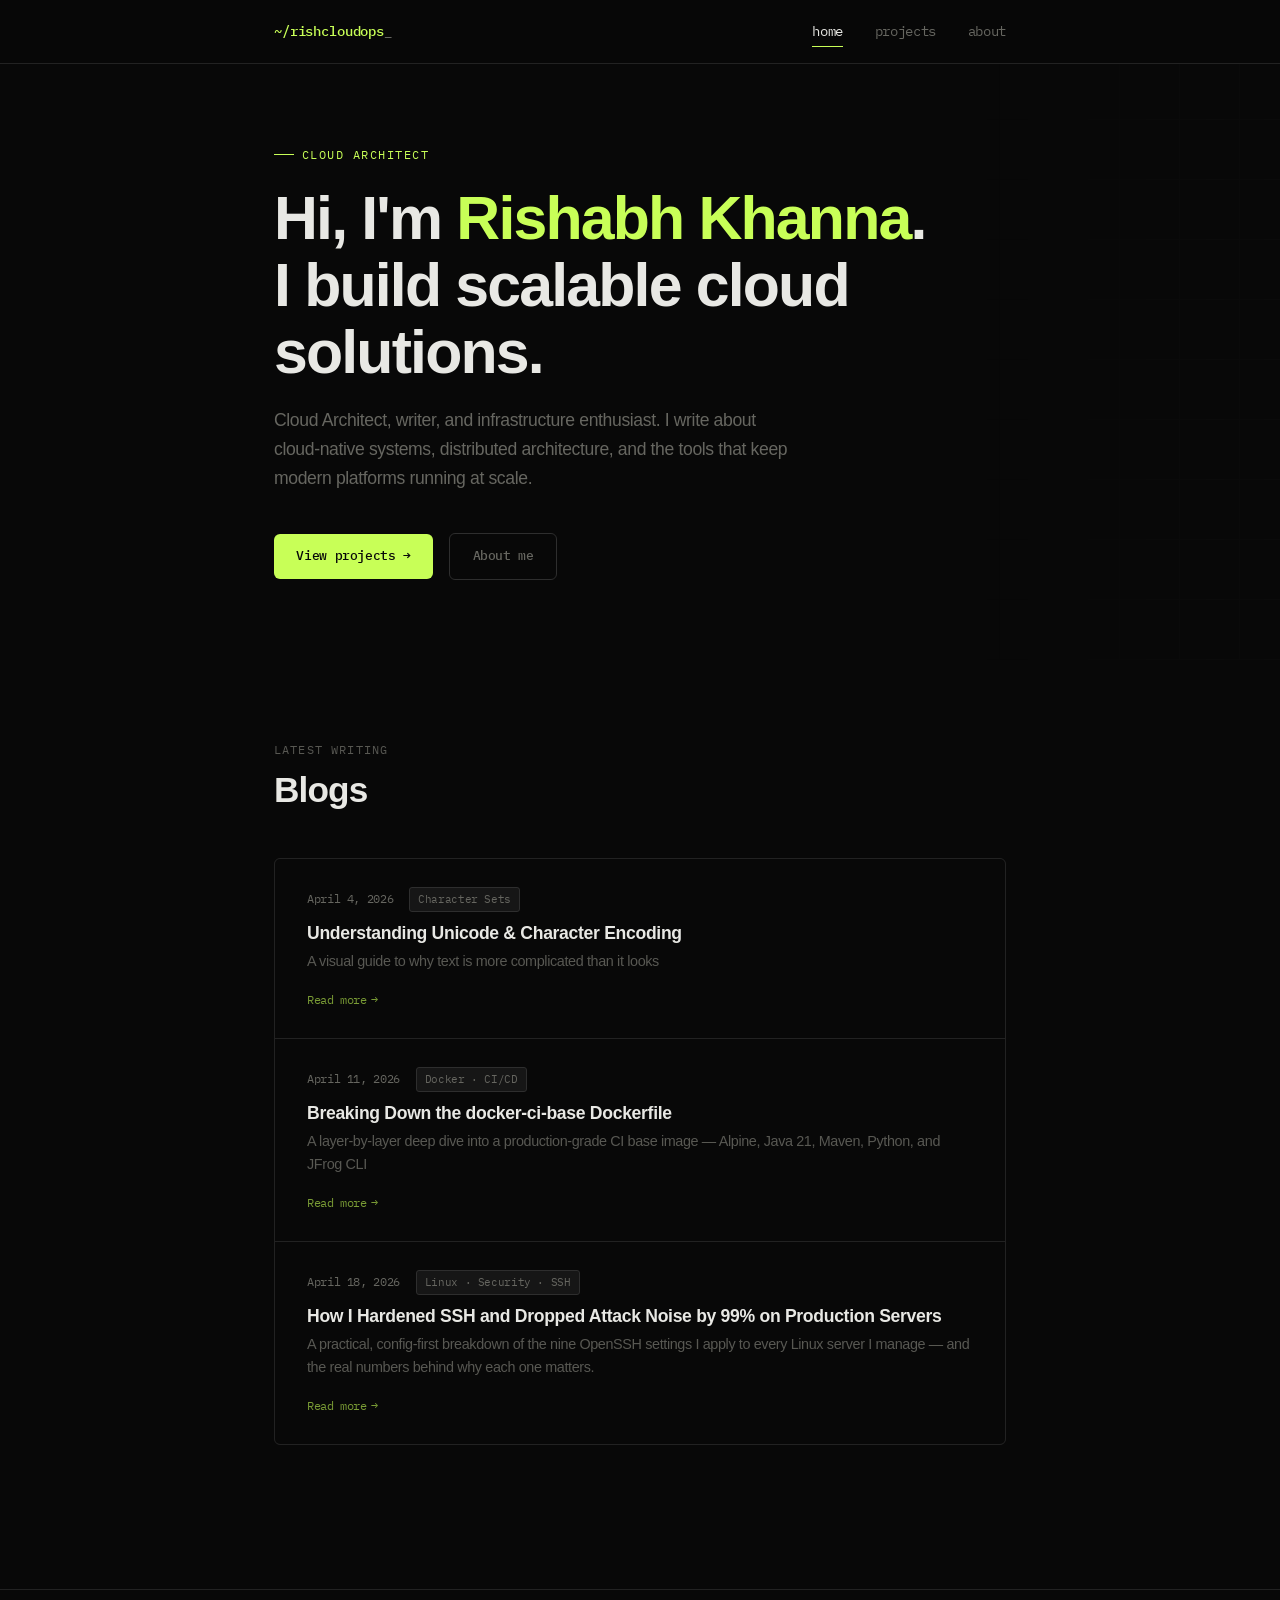
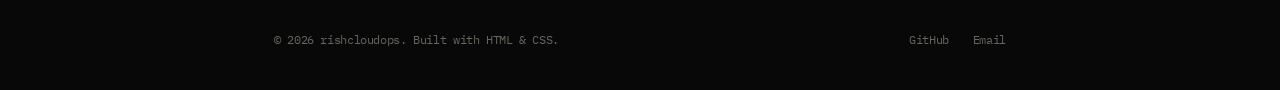
<file: index.html>
<!DOCTYPE html>
<html lang="en">
<head>
  <meta charset="UTF-8">
  <meta name="viewport" content="width=device-width, initial-scale=1.0">
  <title>rishcloudops</title>
  <meta name="description" content="Developer blog — writing about code, systems, and things I find interesting.">
  <link rel="stylesheet" href="style.css">
</head>
<body>

<!-- NAV -->
<nav>
  <div class="container">
    <a href="index.html" class="nav-logo">~/rishcloudops<span>_</span></a>
    <div class="nav-links">
      <a href="index.html" class="active">home</a>
      <a href="projects.html">projects</a>
      <a href="about.html">about</a>
    </div>
  </div>
</nav>

<!-- HERO -->
<section class="hero">
  <div class="container">
    <div class="hero-tag fade-in">Cloud Architect</div>
    <h1 class="fade-in">
      Hi, I'm <em>Rishabh Khanna</em>.<br>I build scalable cloud solutions.
    </h1>
    <p class="hero-sub fade-in">
      Cloud Architect, writer, and infrastructure enthusiast. I write about cloud-native systems, distributed architecture, and the tools that keep modern platforms running at scale.
    </p>
    <div class="hero-cta fade-in">
      <a href="projects.html" class="btn btn-accent">View projects →</a>
      <a href="about.html" class="btn btn-ghost">About me</a>
    </div>
  </div>
</section>

<!-- POSTS -->
<section class="section">
  <div class="container">
    <div class="section-header">
      <p class="label">Latest writing</p>
      <h2>Blogs</h2>
    </div>

    <div class="posts-grid">

      <a href="blog/understanding-unicode.html" class="post-card">
        <div class="post-card-meta">
          <span class="post-date">April 4, 2026</span>
          <span class="post-tag">Character Sets</span>
        </div>
        <h3>Understanding Unicode & Character Encoding</h3>
        <p>A visual guide to why text is more complicated than it looks</p>
        <div class="post-card-arrow"><span>Read more</span><span>→</span></div>
      </a>

      <a href="blog/docker-ci-base-dockerfile.html" class="post-card">
        <div class="post-card-meta">
          <span class="post-date">April 11, 2026</span>
          <span class="post-tag">Docker · CI/CD</span>
        </div>
        <h3>Breaking Down the docker-ci-base Dockerfile</h3>
        <p>A layer-by-layer deep dive into a production-grade CI base image — Alpine, Java 21, Maven, Python, and JFrog CLI</p>
        <div class="post-card-arrow"><span>Read more</span><span>→</span></div>
      </a>

      <a href="blog/ssh-hardening.html" class="post-card">
        <div class="post-card-meta">
          <span class="post-date">April 18, 2026</span>
          <span class="post-tag">Linux · Security · SSH</span>
        </div>
        <h3>How I Hardened SSH and Dropped Attack Noise by 99% on Production Servers</h3>
        <p>A practical, config-first breakdown of the nine OpenSSH settings I apply to every Linux server I manage — and the real numbers behind why each one matters.</p>
        <div class="post-card-arrow"><span>Read more</span><span>→</span></div>
      </a>


    </div>
  </div>
</section>

<!-- FOOTER -->
<footer>
  <div class="container">
    <div class="footer-inner">
      <span class="footer-copy">© 2026 rishcloudops. Built with HTML & CSS.</span>
      <div class="footer-links">
        <a href="https://github.com/rikkhanna" target="_blank">GitHub</a>
        <!-- <a href="https://twitter.com/rishcloudops" target="_blank">Twitter</a> -->
        <a href="mailto:riishabh.khanna@gmail.com">Email</a>
      </div>
    </div>
  </div>
</footer>

</body>
</html>
</file>
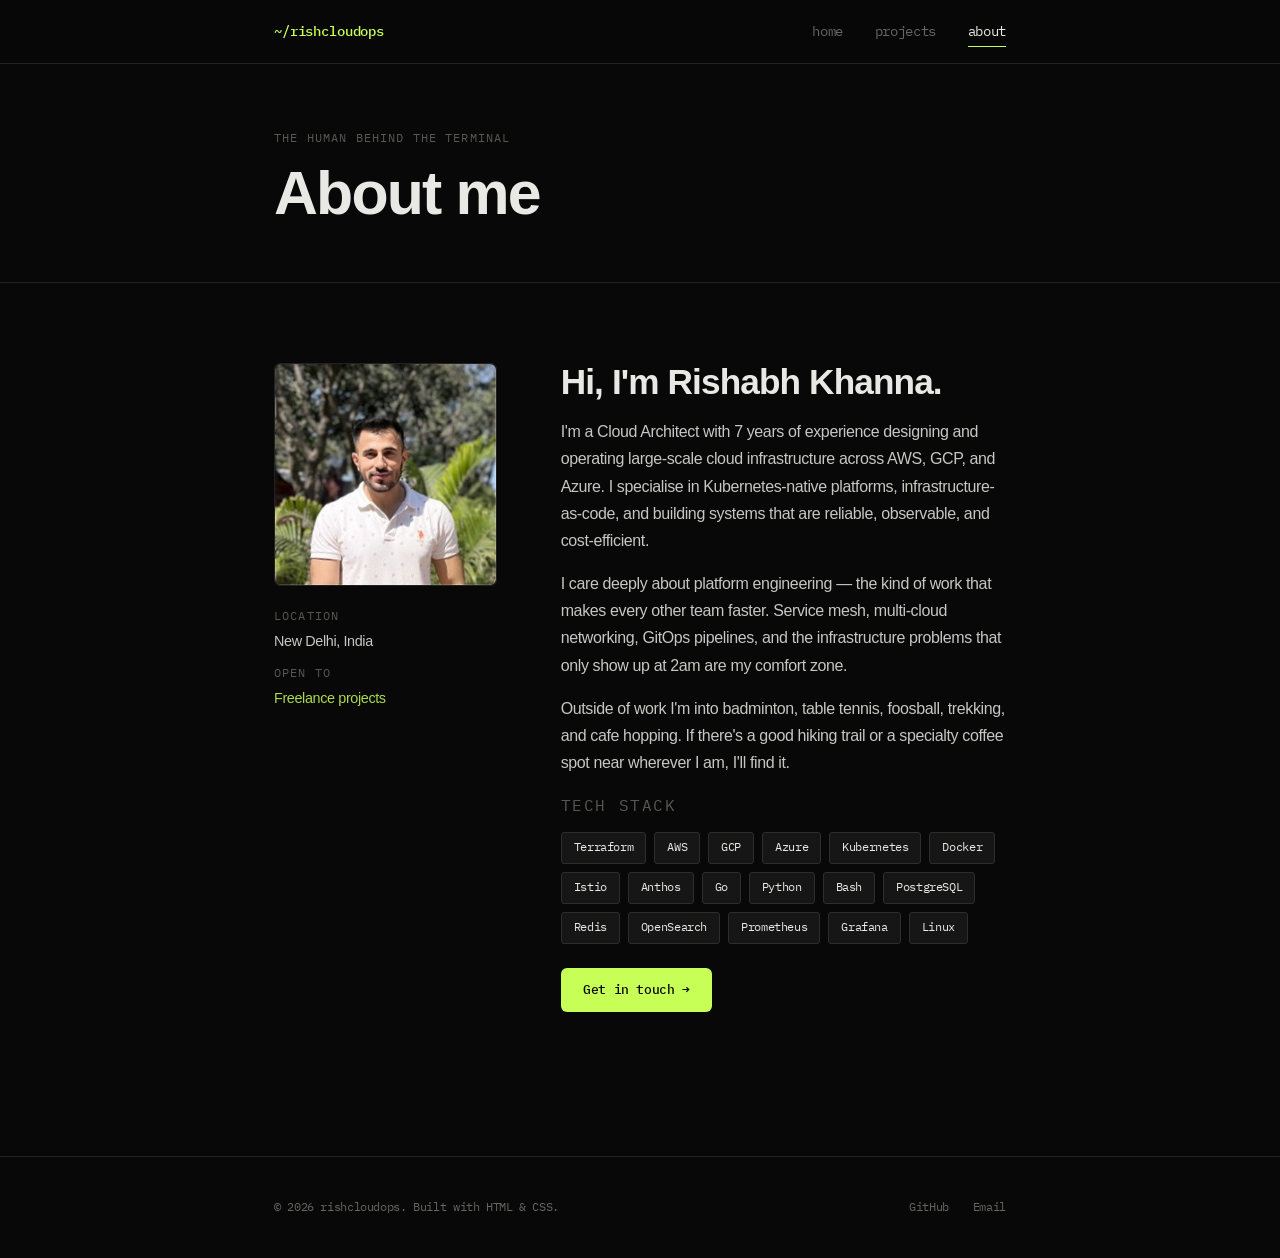
<file: about.html>
<!DOCTYPE html>
<html lang="en">
<head>
  <meta charset="UTF-8">
  <meta name="viewport" content="width=device-width, initial-scale=1.0">
  <title>About — Rishabh Khanna</title>
  <meta name="description" content="A bit about who I am and what I do.">
  <link rel="stylesheet" href="style.css">
</head>
<body>

<!-- NAV -->
<nav>
  <div class="container">
    <a href="index.html" class="nav-logo">~/rishcloudops<span></span></a>
    <div class="nav-links">
      <a href="index.html">home</a>
      <a href="projects.html">projects</a>
      <a href="about.html" class="active">about</a>
    </div>
  </div>
</nav>

<!-- PAGE HEADER -->
<div class="page-header">
  <div class="container">
    <p class="label" style="margin-bottom:.75rem;">The human behind the terminal</p>
    <h1>About me</h1>
  </div>
</div>

<!-- ABOUT -->
<section class="section">
  <div class="container">
    <div class="about-grid">

      <div class="fade-in">
        <div class="avatar-wrap" style="padding:0;overflow:hidden;">
          <img src="images/rishabh.jpeg" alt="Rishabh Khanna" style="width:100%;height:100%;object-fit:cover;display:block;border-radius:inherit;">
        </div>
        <div style="margin-top:1.25rem;display:flex;flex-direction:column;gap:.6rem;">
          <div>
            <p class="label" style="margin-bottom:.2rem;">Location</p>
            <p style="font-size:.9rem;">New Delhi, India</p>
          </div>
          <!-- <div>
            <p class="label" style="margin-bottom:.2rem;">Currently at</p>
            <p style="font-size:.9rem;">Some Company Inc.</p>
          </div> -->
          <div>
            <p class="label" style="margin-bottom:.2rem;">Open to</p>
            <p style="font-size:.9rem;color:var(--accent);">Freelance projects</p>
          </div>
        </div>
      </div>

      <div class="about-bio fade-in">
        <h2>Hi, I'm Rishabh Khanna.</h2>

        <p>
          I'm a Cloud Architect with 7 years of experience designing and operating large-scale cloud infrastructure across AWS, GCP, and Azure. I specialise in Kubernetes-native platforms, infrastructure-as-code, and building systems that are reliable, observable, and cost-efficient.
        </p>
        <p>
          I care deeply about platform engineering — the kind of work that makes every other team faster. Service mesh, multi-cloud networking, GitOps pipelines, and the infrastructure problems that only show up at 2am are my comfort zone.
        </p>
        <p>
          Outside of work I'm into badminton, table tennis, foosball, trekking, and cafe hopping. If there's a good hiking trail or a specialty coffee spot near wherever I am, I'll find it.
        </p>

        <div>
          <p class="label" style="margin-bottom:.75rem;">Tech stack</p>
          <div class="skills-list">
            <span class="skill-pill">Terraform</span>
            <span class="skill-pill">AWS</span>
            <span class="skill-pill">GCP</span>
            <span class="skill-pill">Azure</span>
            <span class="skill-pill">Kubernetes</span>
            <span class="skill-pill">Docker</span>
            <span class="skill-pill">Istio</span>
            <span class="skill-pill">Anthos</span>
            <span class="skill-pill">Go</span>
            <span class="skill-pill">Python</span>
            <span class="skill-pill">Bash</span>
            <span class="skill-pill">PostgreSQL</span>
            <span class="skill-pill">Redis</span>
            <span class="skill-pill">OpenSearch</span>
            <span class="skill-pill">Prometheus</span>
            <span class="skill-pill">Grafana</span>
            <span class="skill-pill">Linux</span>
          </div>
        </div>

        <!-- <div style="margin-top:.5rem;">
          <p class="label" style="margin-bottom:.75rem;">Experience</p>
          <div style="display:flex;flex-direction:column;gap:1.25rem;">

            <div style="padding-left:1rem;border-left:2px solid var(--border2);">
              <div style="display:flex;justify-content:space-between;align-items:baseline;flex-wrap:wrap;gap:.5rem;">
                <p style="font-weight:500;font-size:.95rem;">Senior Software Engineer</p>
                <span style="font-family:var(--font-mono);font-size:.72rem;color:var(--muted);">2022 – present</span>
              </div>
              <p style="font-size:.875rem;color:var(--accent-dim);">Some Company Inc.</p>
              <p style="font-size:.875rem;margin-top:.3rem;">Backend infrastructure, internal developer tooling, on-call rotation survivor.</p>
            </div>

            <div style="padding-left:1rem;border-left:2px solid var(--border2);">
              <div style="display:flex;justify-content:space-between;align-items:baseline;flex-wrap:wrap;gap:.5rem;">
                <p style="font-weight:500;font-size:.95rem;">Software Engineer</p>
                <span style="font-family:var(--font-mono);font-size:.72rem;color:var(--muted);">2019 – 2022</span>
              </div>
              <p style="font-size:.875rem;color:var(--accent-dim);">Previous Company</p>
              <p style="font-size:.875rem;margin-top:.3rem;">Full-stack development on a SaaS platform. Migrated monolith to services, introduced observability tooling.</p>
            </div>

            <div style="padding-left:1rem;border-left:2px solid var(--border2);">
              <div style="display:flex;justify-content:space-between;align-items:baseline;flex-wrap:wrap;gap:.5rem;">
                <p style="font-weight:500;font-size:.95rem;">Junior Developer</p>
                <span style="font-family:var(--font-mono);font-size:.72rem;color:var(--muted);">2018 – 2019</span>
              </div>
              <p style="font-size:.875rem;color:var(--accent-dim);">Agency Name</p>
              <p style="font-size:.875rem;margin-top:.3rem;">Client web projects. Learned that requirements always change after the deadline.</p>
            </div>

          </div>
        </div> -->

        <div style="display:flex;gap:1rem;flex-wrap:wrap;margin-top:.5rem;">
          <a href="mailto:riishabh.khanna@gmail.com" class="btn btn-accent">Get in touch →</a>
          <!-- <a href="#" class="btn btn-ghost">Download CV</a> -->
        </div>
      </div>

    </div>
  </div>
</section>

<!-- FOOTER -->
<footer>
  <div class="container">
    <div class="footer-inner">
      <span class="footer-copy">© 2026 rishcloudops. Built with HTML & CSS.</span>
      <div class="footer-links">
        <a href="https://github.com/rikkhanna" target="_blank">GitHub</a>
        <!-- <a href="https://twitter.com/yourusername" target="_blank">Twitter</a> -->
        <a href="mailto:riishabh.khanna@gmail.com">Email</a>
      </div>
    </div>
  </div>
</footer>

</body>
</html>
</file>
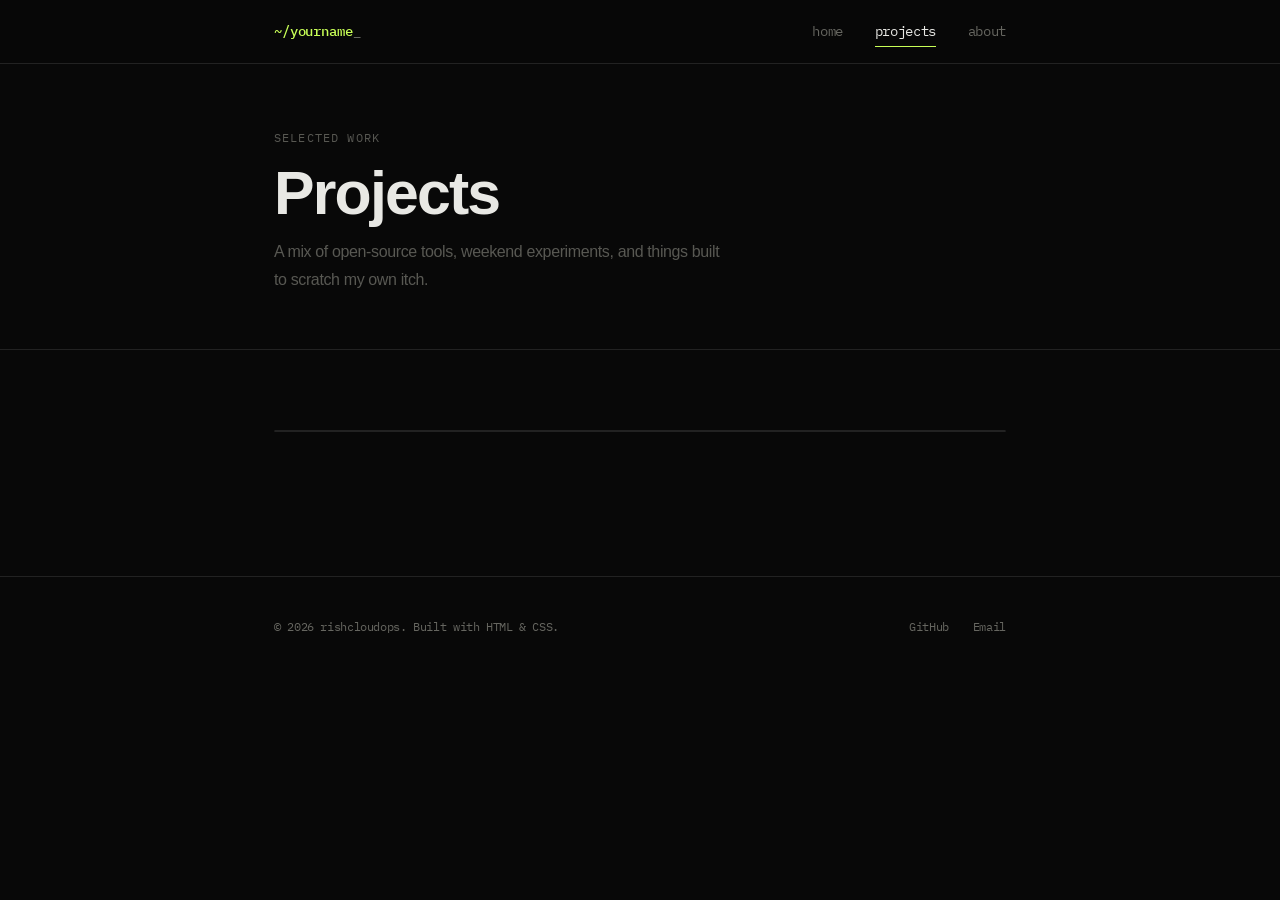
<file: projects.html>
<!DOCTYPE html>
<html lang="en">
<head>
  <meta charset="UTF-8">
  <meta name="viewport" content="width=device-width, initial-scale=1.0">
  <title>Projects — Your Name</title>
  <meta name="description" content="A selection of projects I've built.">
  <link rel="stylesheet" href="style.css">
</head>
<body>

<!-- NAV -->
<nav>
  <div class="container">
    <a href="index.html" class="nav-logo">~/yourname<span>_</span></a>
    <div class="nav-links">
      <a href="index.html">home</a>
      <a href="projects.html" class="active">projects</a>
      <a href="about.html">about</a>
    </div>
  </div>
</nav>

<!-- PAGE HEADER -->
<div class="page-header">
  <div class="container">
    <p class="label" style="margin-bottom:.75rem;">Selected work</p>
    <h1>Projects</h1>
    <p style="color:var(--muted);margin-top:.75rem;max-width:460px;font-size:1rem;">
      A mix of open-source tools, weekend experiments, and things built to scratch my own itch.
    </p>
  </div>
</div>

<!-- PROJECTS -->
<section class="section">
  <div class="container">
    <div class="projects-grid">

      <!-- <div class="project-card fade-in">
        <div class="project-number">01</div>
        <h3>DevShelf</h3>
        <p>A self-hosted bookmark manager for developers. Tag links, add notes, and search across everything. Built because Pocket killed its API.</p>
        <div class="tech-stack">
          <span class="tech-tag">Go</span>
          <span class="tech-tag">SQLite</span>
          <span class="tech-tag">HTMX</span>
          <span class="tech-tag">Docker</span>
        </div>
        <div class="project-links">
          <a href="https://github.com/yourusername/devshelf" target="_blank">⌥ GitHub</a>
          <a href="#" target="_blank">↗ Live demo</a>
        </div>
      </div> -->

    </div>
  </div>
</section>

<!-- FOOTER -->
<footer>
  <div class="container">
    <div class="footer-inner">
      <span class="footer-copy">© 2026 rishcloudops. Built with HTML & CSS.</span>
      <div class="footer-links">
        <a href="https://github.com/rikkhanna" target="_blank">GitHub</a>
        <!-- <a href="https://twitter.com/yourusername" target="_blank">Twitter</a> -->
        <a href="mailto:riishabh.khanna@gmail.com">Email</a>
      </div>
    </div>
  </div>
</footer>

</body>
</html>
</file>
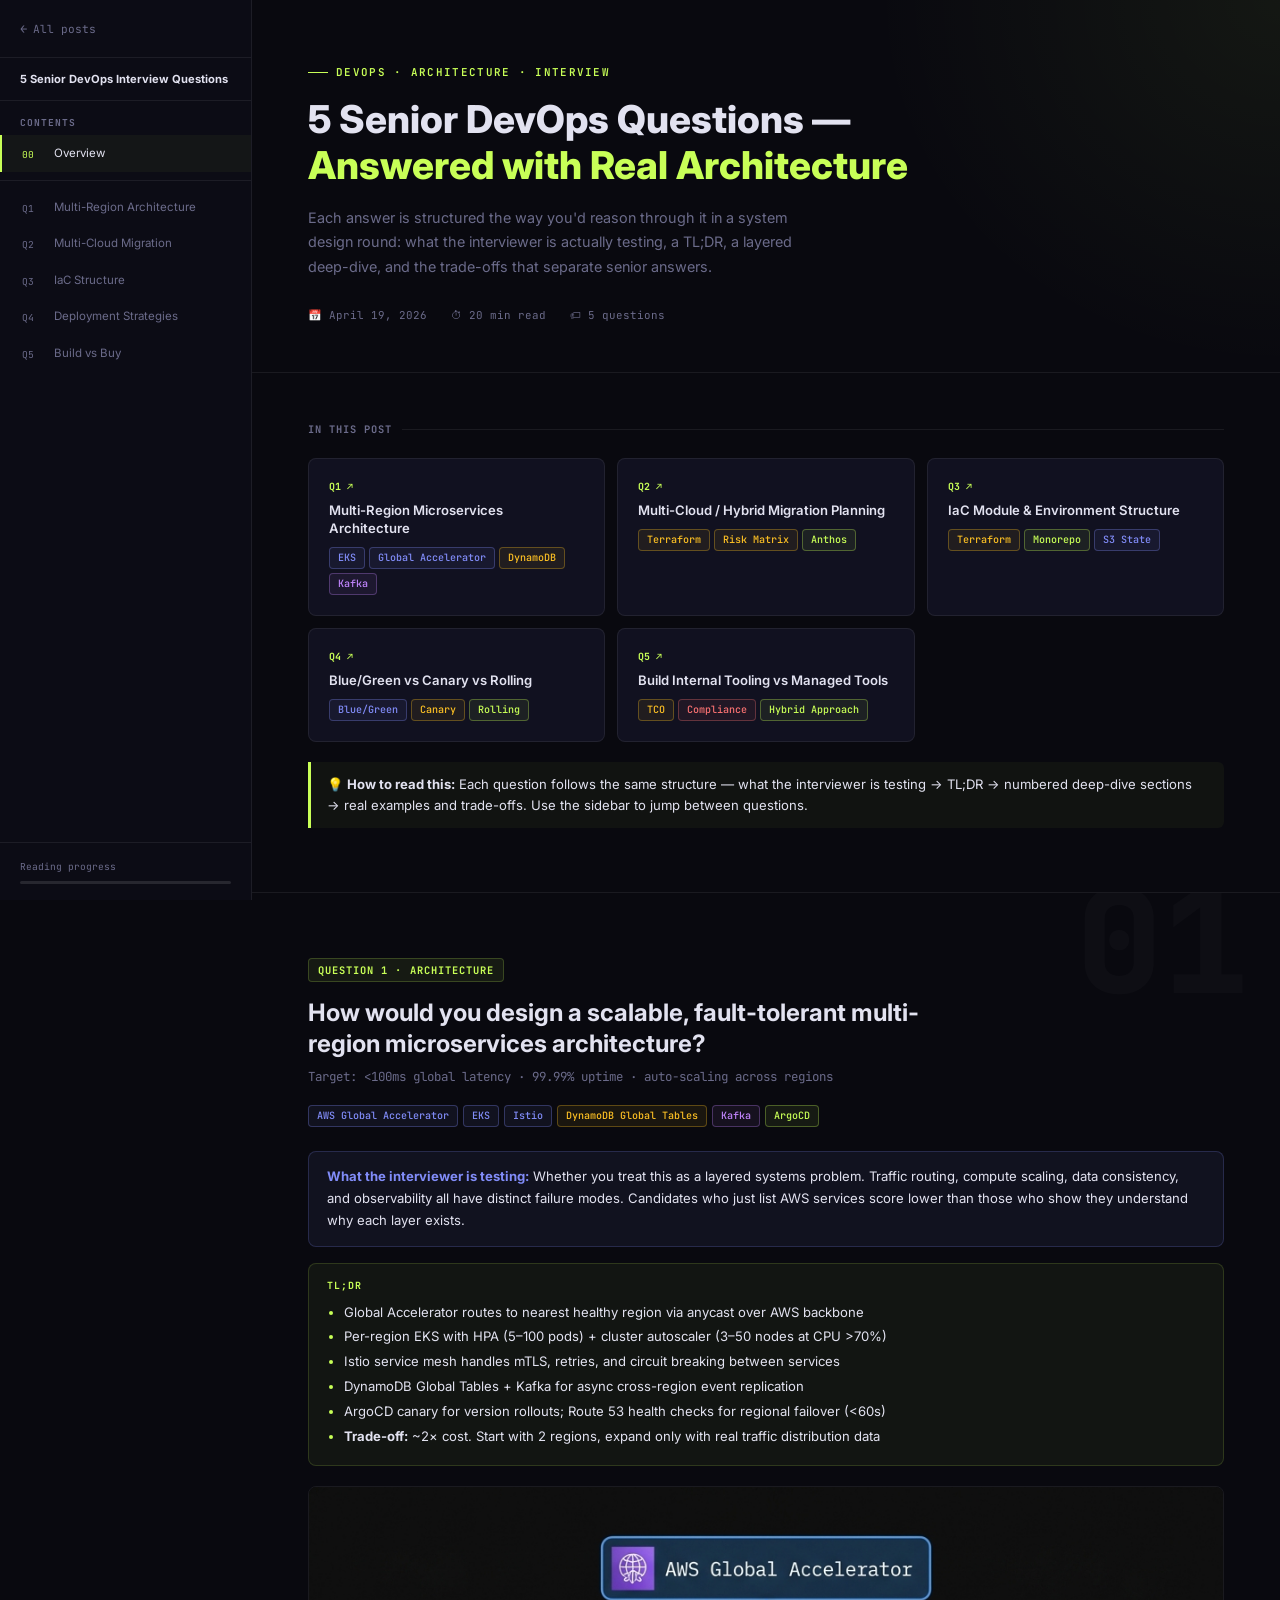
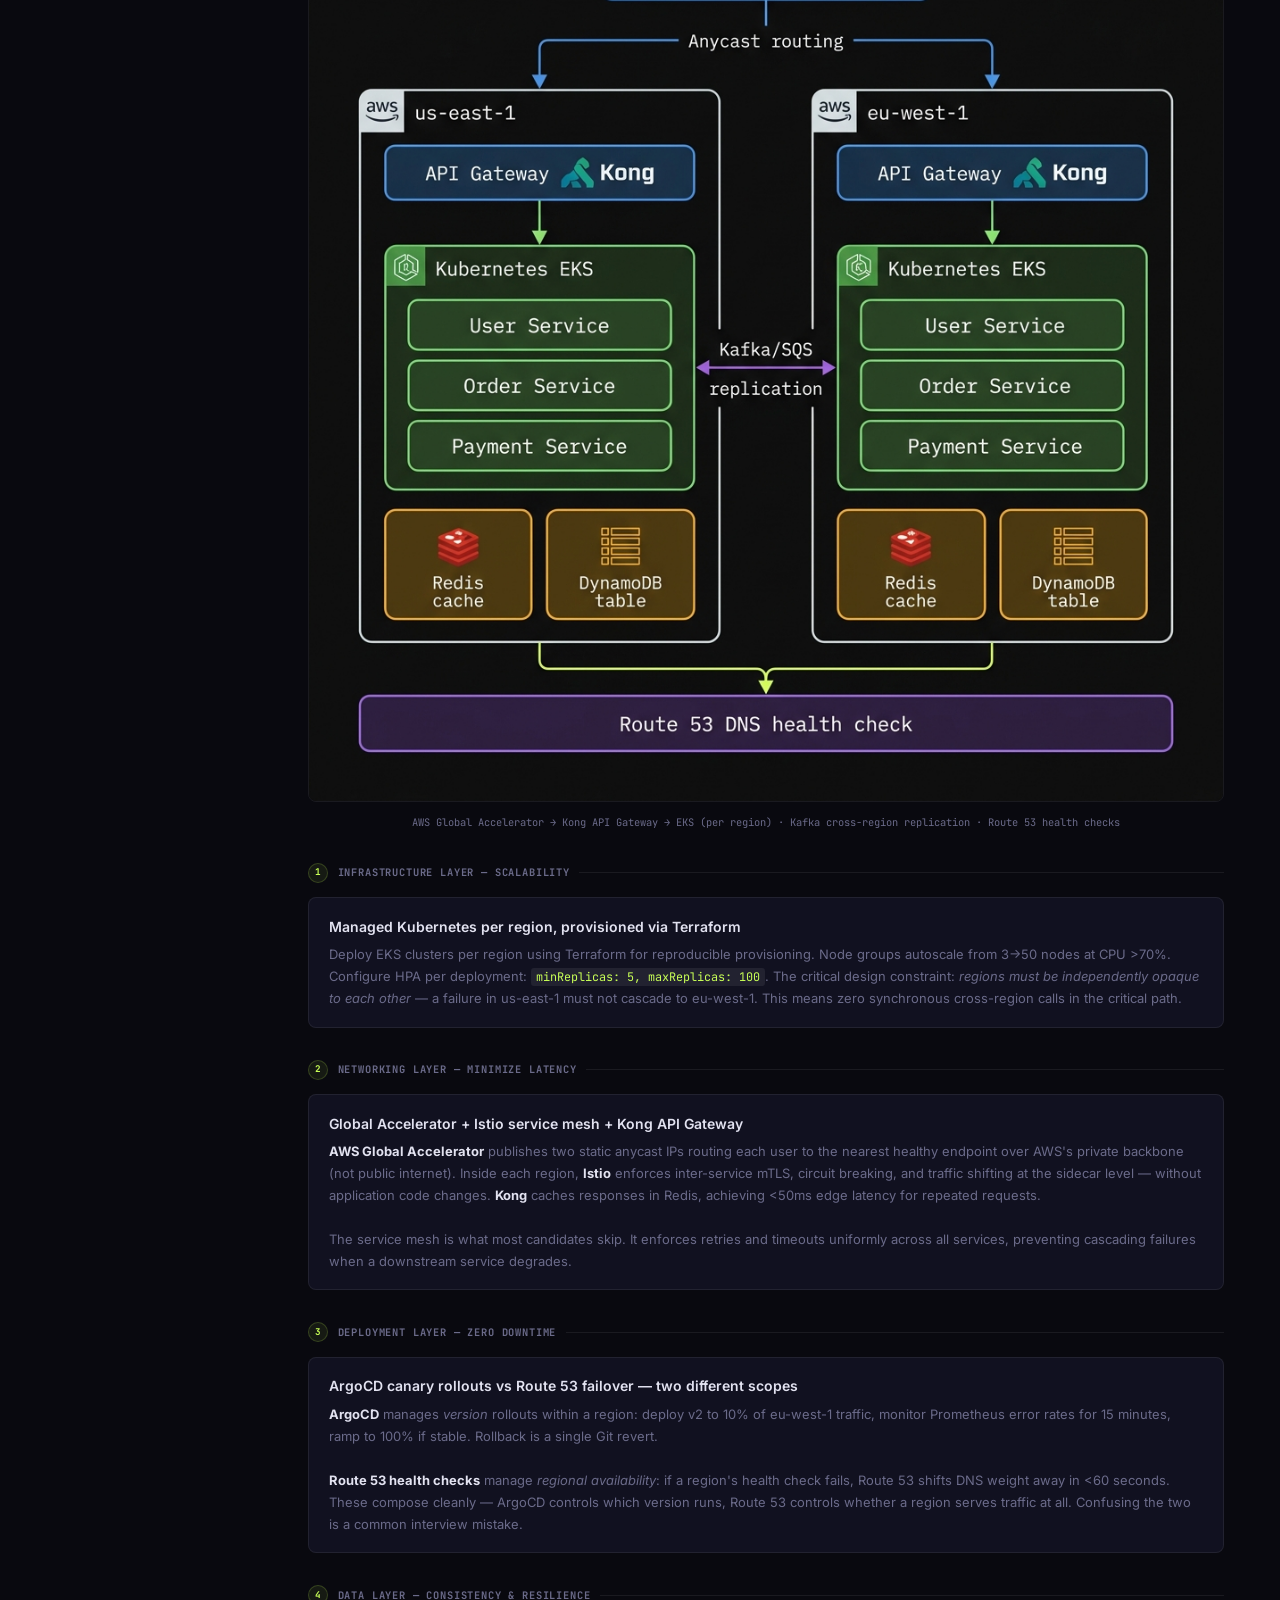
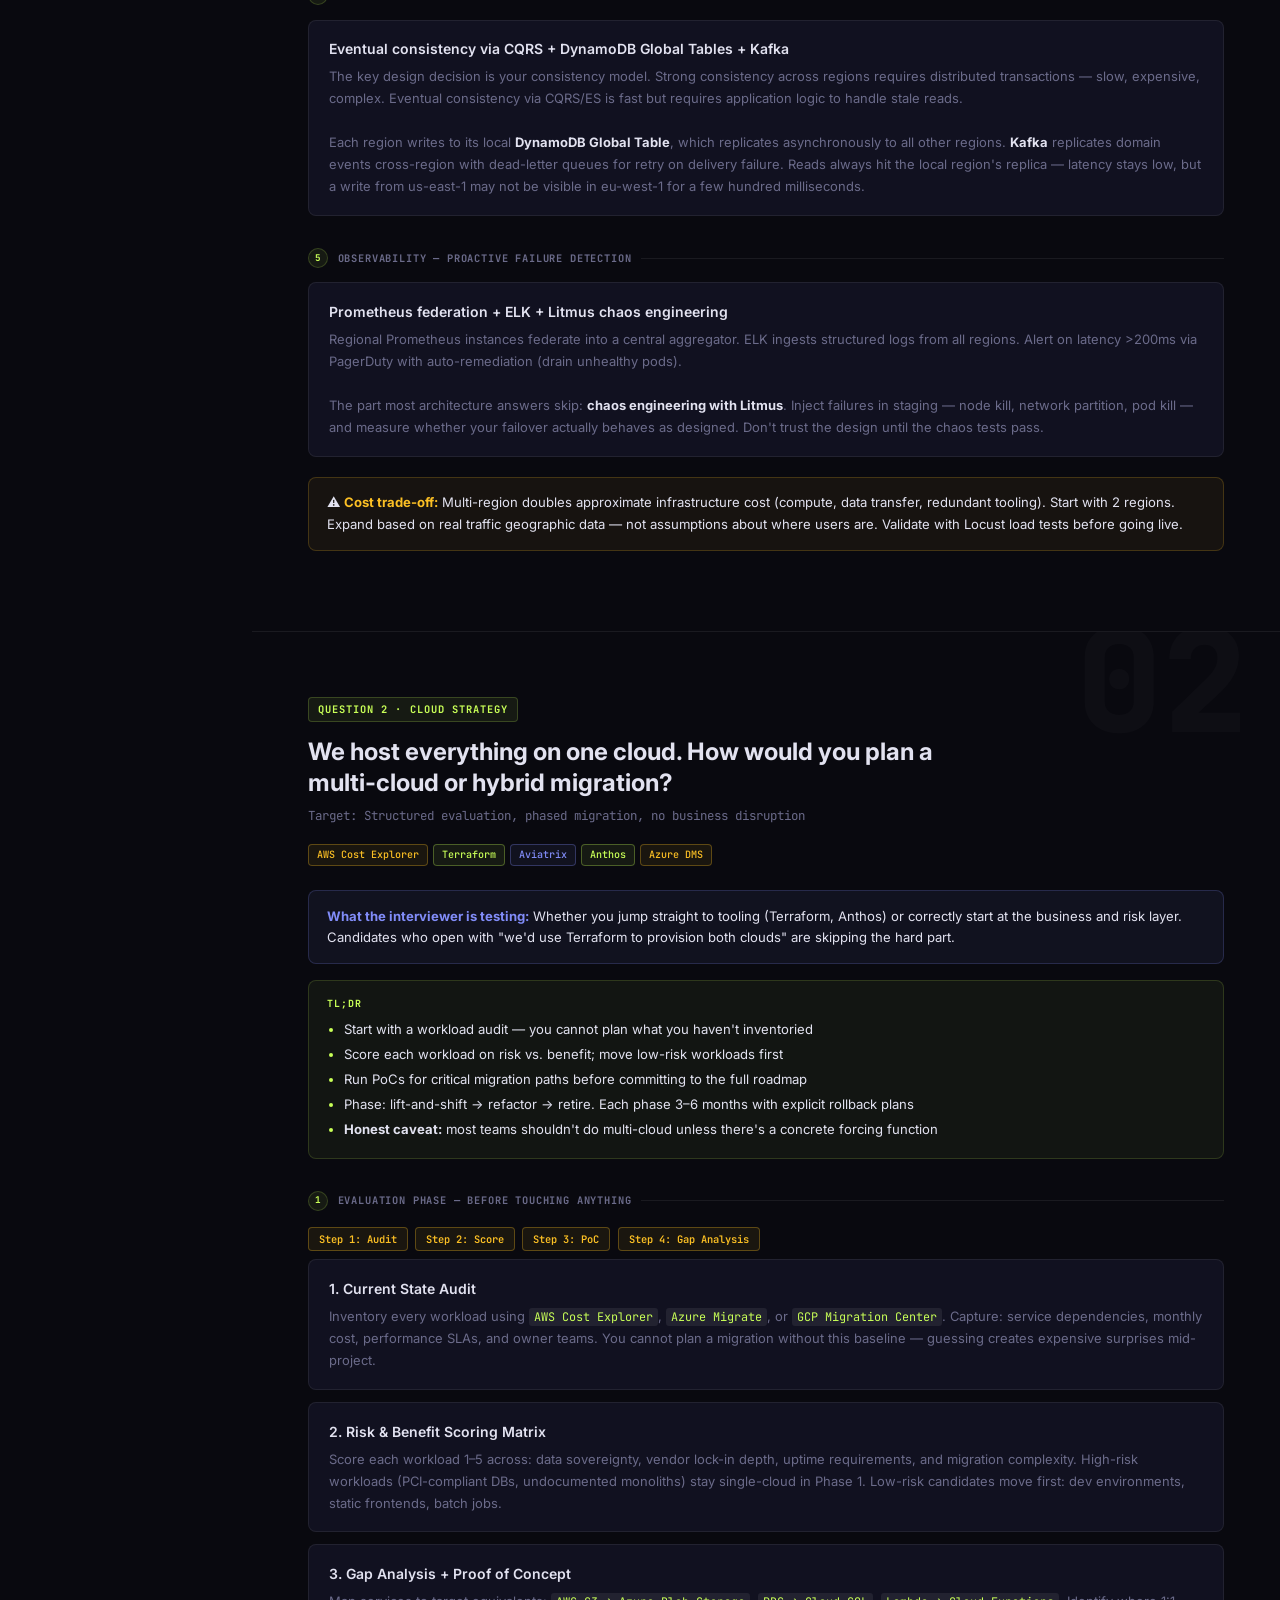
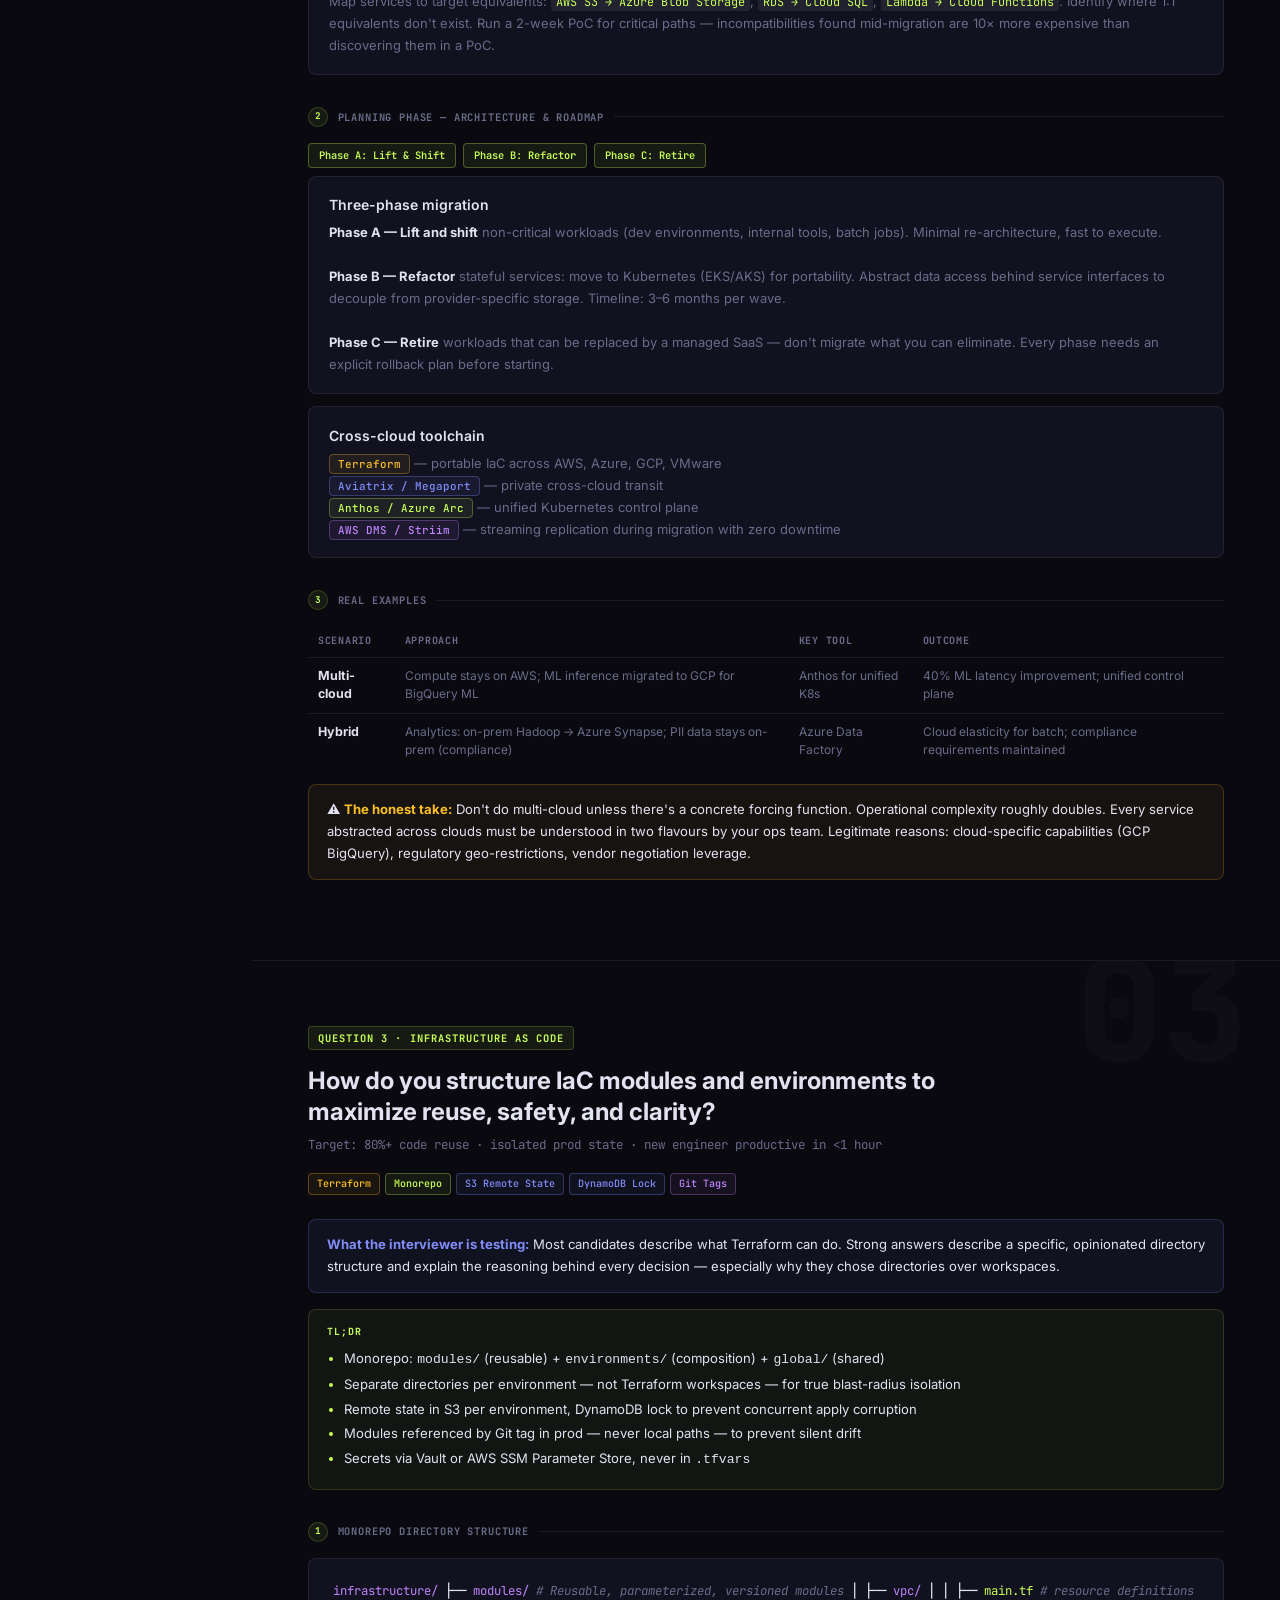
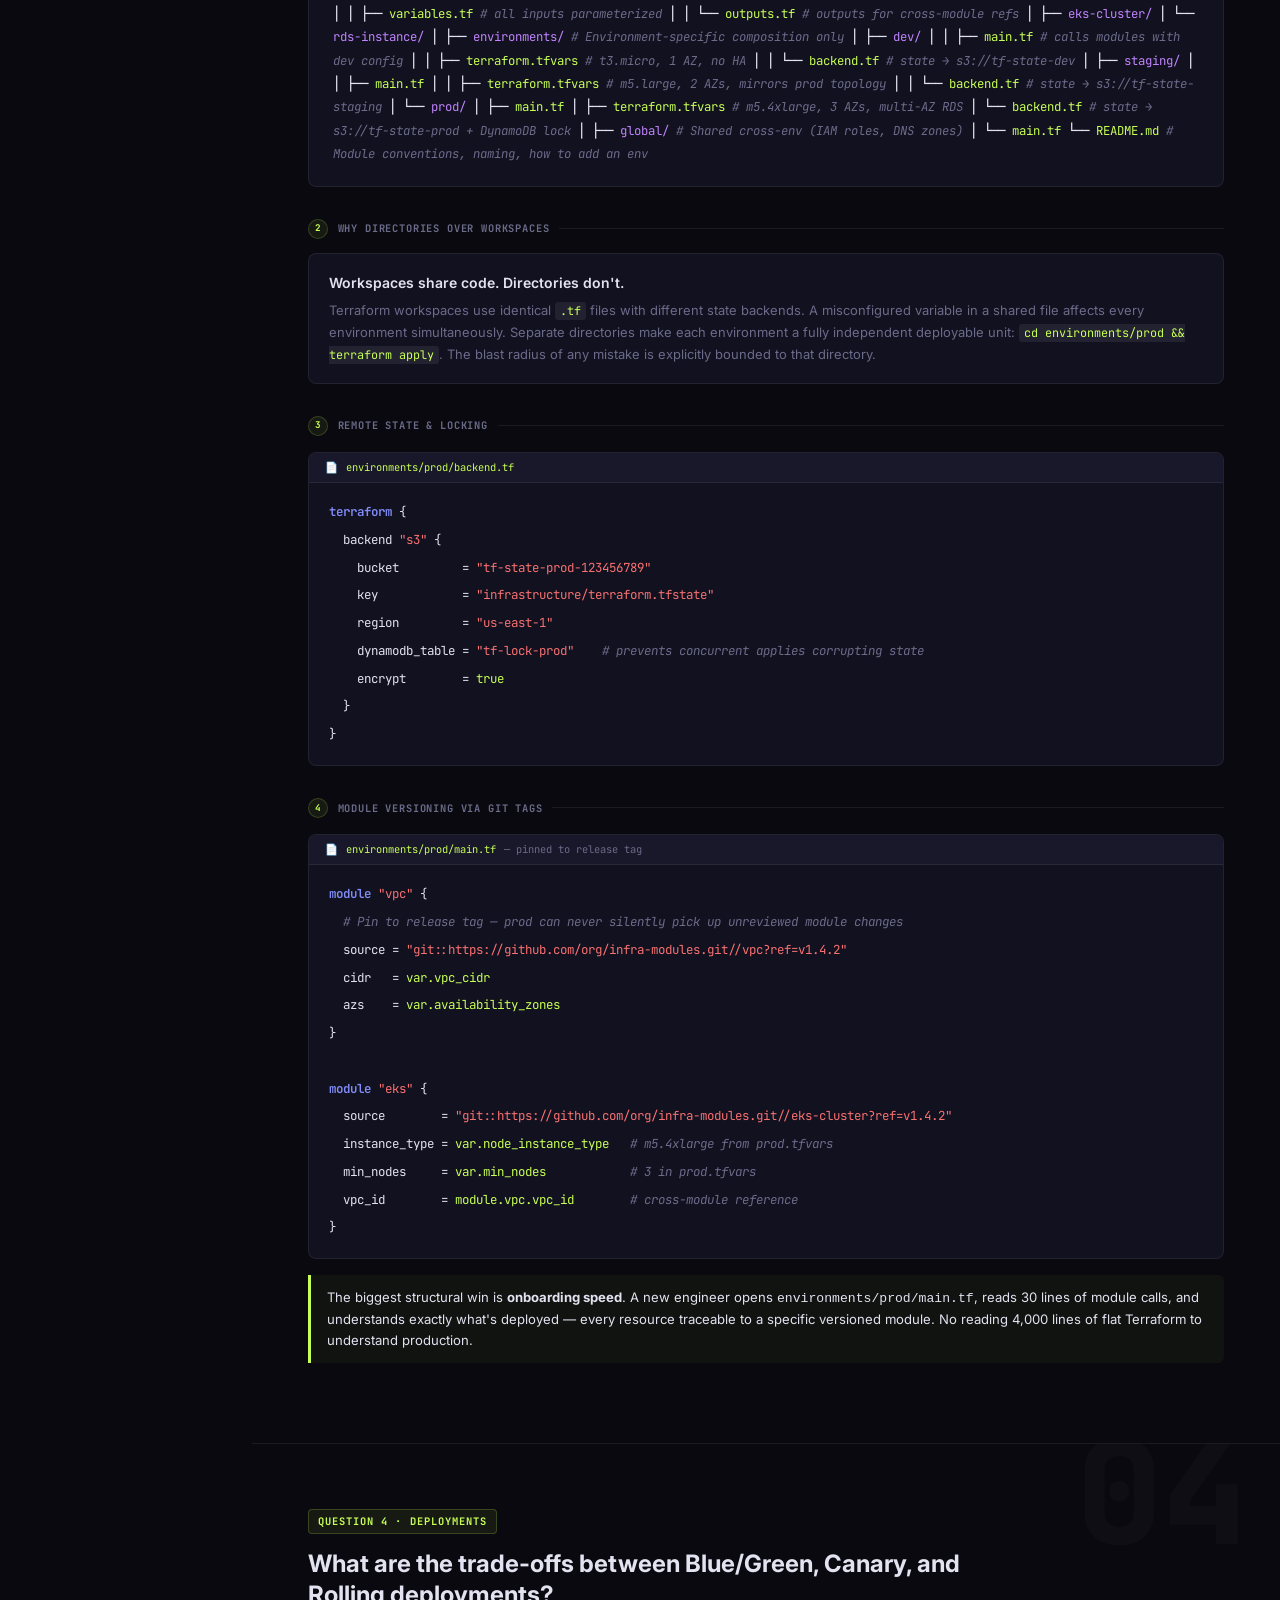
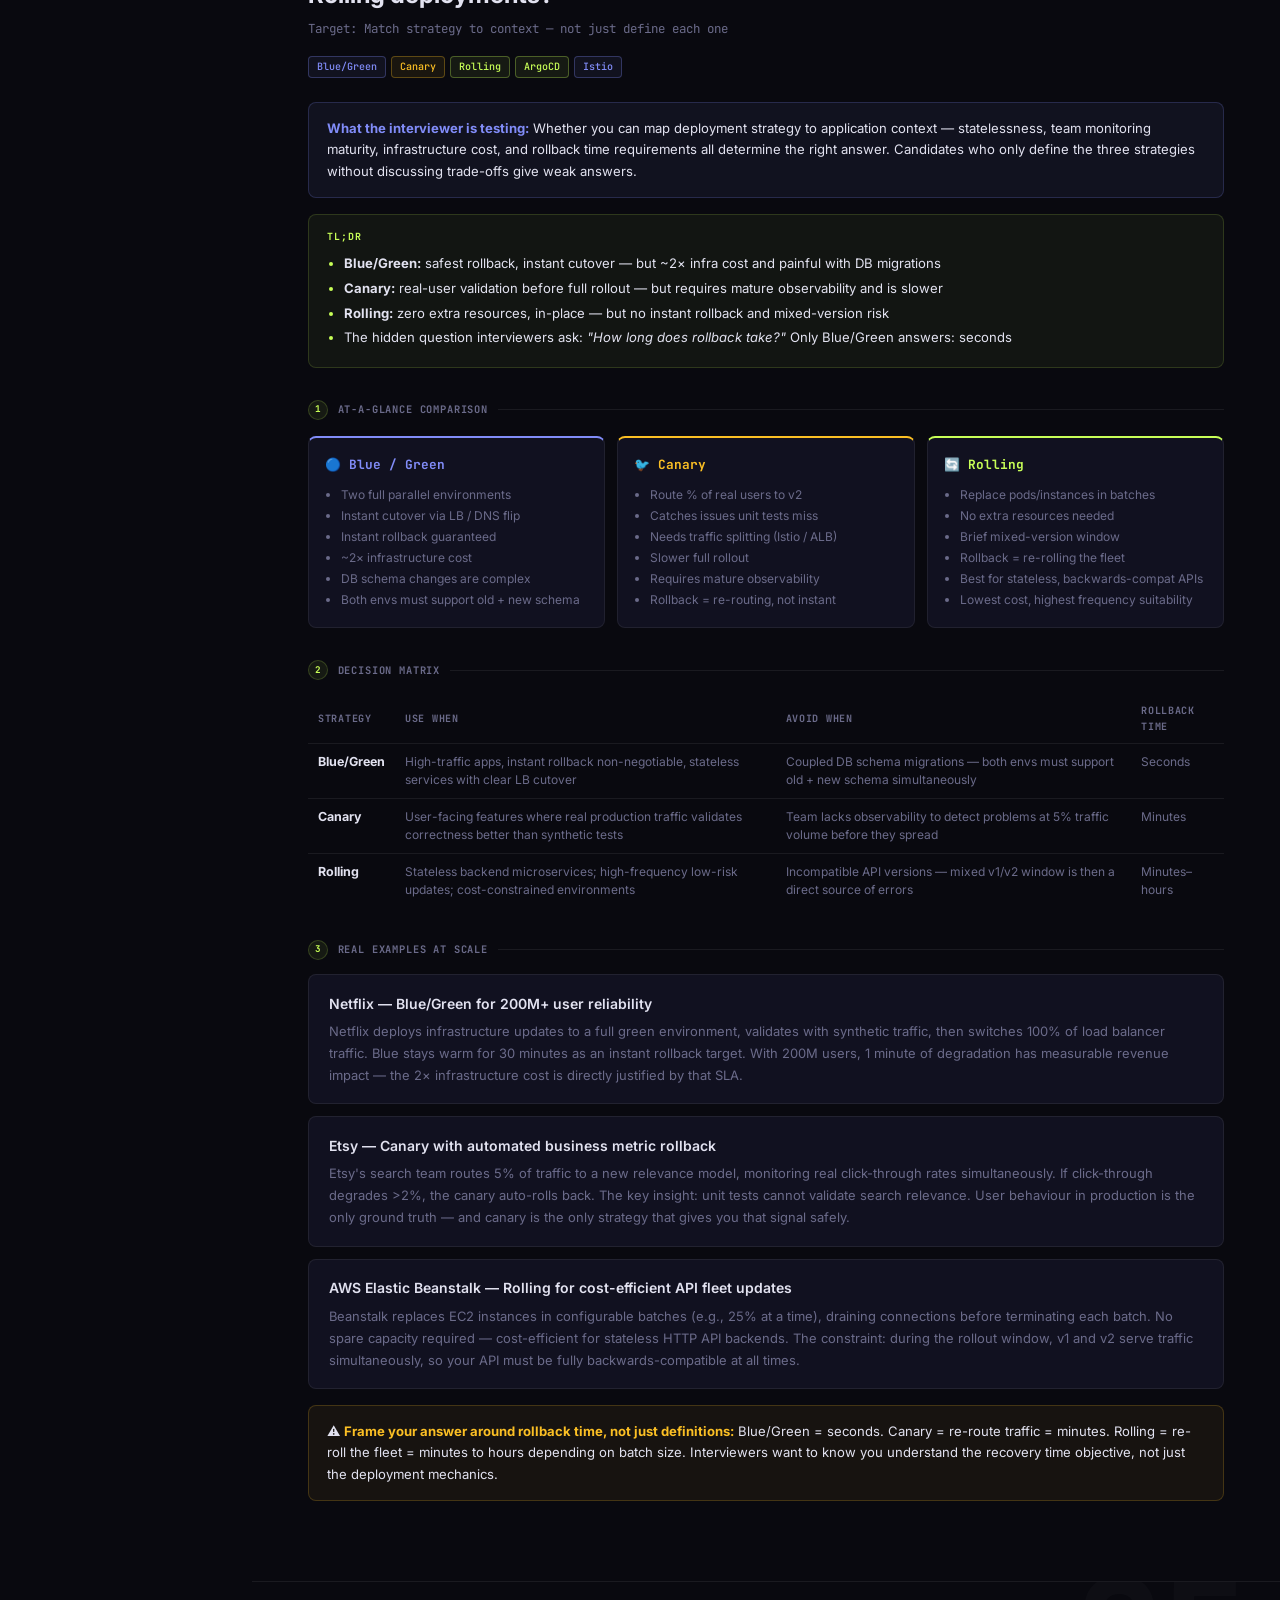
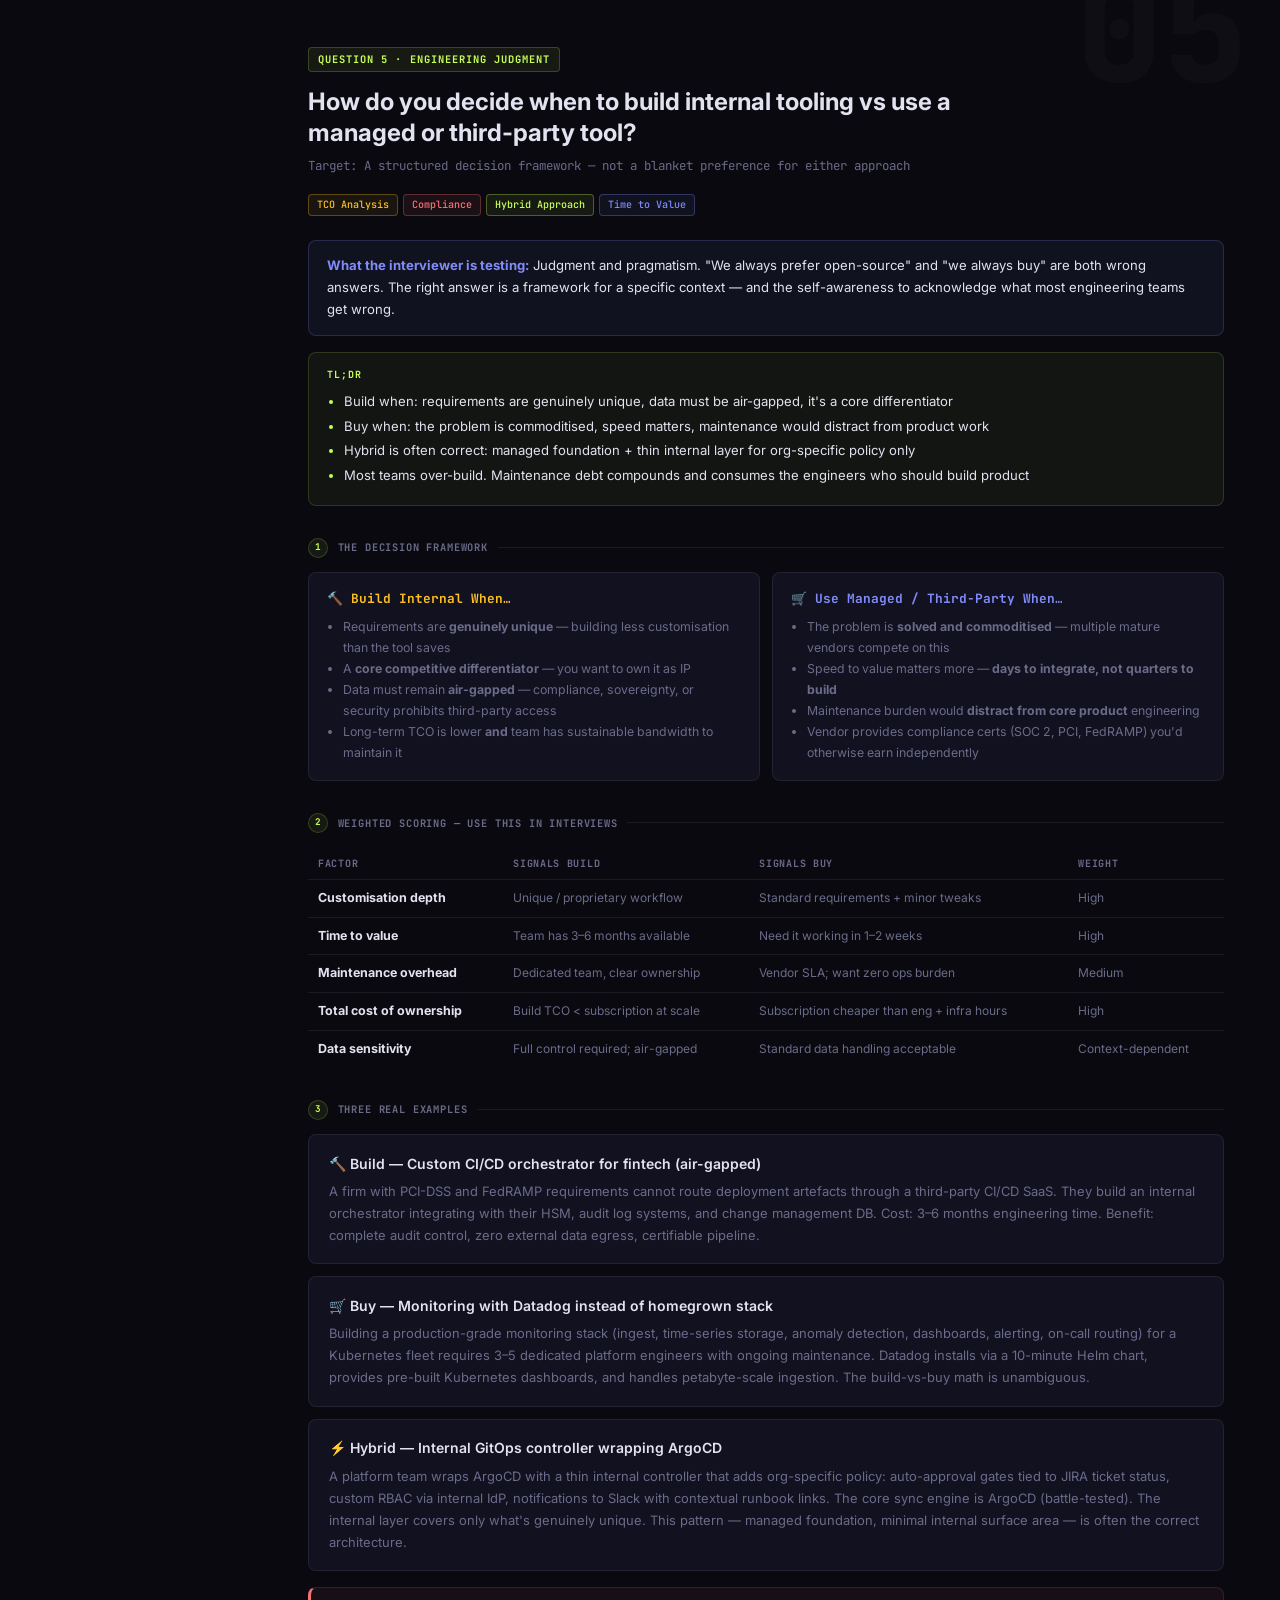
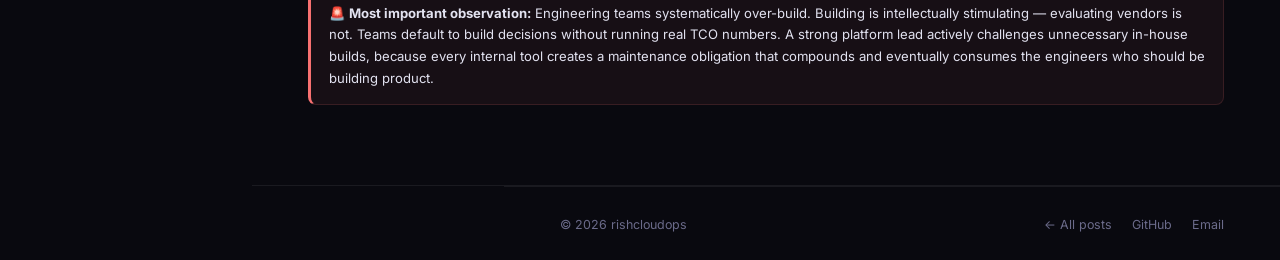
<file: blog/devops-interview-questions.html>
<!DOCTYPE html>
<html lang="en">
<head>
  <meta charset="UTF-8">
  <meta name="viewport" content="width=device-width, initial-scale=1.0">
  <title>5 Senior DevOps Interview Questions — Answered With Real Architecture — rishcloudops</title>
  <meta name="description" content="Deep-dive answers to five senior DevOps interview questions: multi-region architecture, multi-cloud migration, IaC structure, deployment strategies, and build vs buy.">
  <link rel="preconnect" href="https://fonts.googleapis.com">
  <link rel="stylesheet" href="https://fonts.googleapis.com/css2?family=Inter:wght@400;500;600;700;800&family=JetBrains+Mono:wght@400;500;600;700&display=swap">
  <style>
    *, *::before, *::after { box-sizing: border-box; margin: 0; padding: 0; }

    :root {
      --bg:       #09090f;
      --sdbg:     #0c0c15;
      --s1:       #111120;
      --s2:       #18182a;
      --border:   rgba(255,255,255,.07);
      --border2:  rgba(255,255,255,.11);
      --accent:   #c8ff57;
      --adim:     rgba(200,255,87,.18);
      --blue:     #818cf8;
      --bdim:     rgba(129,140,248,.18);
      --amber:    #fbbf24;
      --red:      #f87171;
      --purple:   #c084fc;
      --text:     #e2e2f0;
      --muted:    #6b6b8a;
      --font:     'Inter', -apple-system, sans-serif;
      --mono:     'JetBrains Mono', 'Fira Code', monospace;
      --sw:       252px;
      --rad:      8px;
    }

    html { scroll-behavior: smooth; }

    body {
      background: var(--bg);
      color: var(--text);
      font-family: var(--font);
      font-size: 15px;
      line-height: 1.6;
      display: flex;
      min-height: 100vh;
    }

    /* ────── SIDEBAR ────── */
    .sidebar {
      width: var(--sw);
      min-height: 100vh;
      background: var(--sdbg);
      border-right: 1px solid var(--border);
      position: fixed;
      top: 0; left: 0;
      display: flex;
      flex-direction: column;
      z-index: 100;
      overflow-y: auto;
    }

    .sb-brand {
      padding: 1.25rem 1.25rem 1.1rem;
      border-bottom: 1px solid var(--border);
    }
    .sb-brand a {
      font-family: var(--mono);
      font-size: .7rem;
      color: var(--muted);
      text-decoration: none;
      display: flex;
      align-items: center;
      gap: .35rem;
      transition: color .15s;
    }
    .sb-brand a:hover { color: var(--accent); }
    .sb-brand a::before { content: '←'; font-size: .75rem; }

    .sb-post-title {
      padding: .9rem 1.25rem .75rem;
      font-size: .7rem;
      font-weight: 700;
      color: var(--text);
      line-height: 1.4;
      border-bottom: 1px solid var(--border);
    }

    .sb-label {
      padding: .9rem 1.25rem .3rem;
      font-family: var(--mono);
      font-size: .6rem;
      font-weight: 700;
      text-transform: uppercase;
      letter-spacing: .1em;
      color: var(--muted);
    }

    .sb-nav { flex: 1; }

    .sb-link {
      display: flex;
      align-items: flex-start;
      gap: .65rem;
      padding: .6rem 1.25rem;
      text-decoration: none;
      border-left: 2px solid transparent;
      transition: background .15s, border-color .15s;
      position: relative;
    }
    .sb-link:hover { background: rgba(255,255,255,.02); }
    .sb-link.is-active {
      background: rgba(200,255,87,.04);
      border-left-color: var(--accent);
    }
    .sb-link-n {
      font-family: var(--mono);
      font-size: .6rem;
      color: var(--muted);
      margin-top: 2px;
      flex-shrink: 0;
      min-width: 22px;
    }
    .sb-link.is-active .sb-link-n { color: var(--accent); }
    .sb-link-t {
      font-size: .72rem;
      line-height: 1.4;
      color: var(--muted);
    }
    .sb-link.is-active .sb-link-t { color: var(--text); }

    .sb-divider { height: 1px; background: var(--border); margin: .5rem 0; }

    .sb-progress {
      padding: 1rem 1.25rem;
      border-top: 1px solid var(--border);
      margin-top: auto;
    }
    .sb-prog-label {
      font-family: var(--mono);
      font-size: .6rem;
      color: var(--muted);
      margin-bottom: .4rem;
    }
    .sb-prog-bar {
      height: 3px;
      background: var(--border2);
      border-radius: 2px;
      overflow: hidden;
    }
    .sb-prog-fill {
      height: 100%;
      background: var(--accent);
      border-radius: 2px;
      transition: width .3s;
    }

    /* ────── MAIN ────── */
    .main {
      margin-left: var(--sw);
      flex: 1;
      min-width: 0;
    }

    /* ── Hero ── */
    .hero {
      padding: 4rem 3.5rem 3rem;
      border-bottom: 1px solid var(--border);
      position: relative;
      overflow: hidden;
    }
    .hero::after {
      content: '';
      position: absolute;
      top: 0; right: 0;
      width: 40%;
      height: 100%;
      background: radial-gradient(ellipse at top right, rgba(200,255,87,.06) 0%, transparent 70%);
      pointer-events: none;
    }
    .hero-eyebrow {
      font-family: var(--mono);
      font-size: .68rem;
      font-weight: 600;
      text-transform: uppercase;
      letter-spacing: .12em;
      color: var(--accent);
      margin-bottom: 1rem;
      display: flex;
      align-items: center;
      gap: .5rem;
    }
    .hero-eyebrow::before {
      content: '';
      width: 20px; height: 1px;
      background: var(--accent);
    }
    .hero h1 {
      font-size: 2.4rem;
      font-weight: 800;
      line-height: 1.18;
      color: var(--text);
      max-width: 640px;
      margin-bottom: 1.1rem;
    }
    .hero h1 em { font-style: normal; color: var(--accent); }
    .hero-sub {
      font-size: .9rem;
      color: var(--muted);
      max-width: 520px;
      line-height: 1.7;
    }
    .hero-meta {
      display: flex;
      gap: 1.5rem;
      margin-top: 1.75rem;
      font-family: var(--mono);
      font-size: .68rem;
      color: var(--muted);
    }

    /* overview cards */
    .overview-section {
      padding: 3rem 3.5rem;
      border-bottom: 1px solid var(--border);
    }
    .section-eyebrow {
      font-family: var(--mono);
      font-size: .65rem;
      font-weight: 700;
      text-transform: uppercase;
      letter-spacing: .1em;
      color: var(--muted);
      margin-bottom: 1.25rem;
      display: flex;
      align-items: center;
      gap: .6rem;
    }
    .section-eyebrow::after { content: ''; flex: 1; height: 1px; background: var(--border); }

    .ov-grid {
      display: grid;
      grid-template-columns: repeat(auto-fill, minmax(240px, 1fr));
      gap: .75rem;
    }
    .ov-card {
      background: var(--s1);
      border: 1px solid var(--border);
      border-radius: var(--rad);
      padding: 1.25rem;
      text-decoration: none;
      display: block;
      transition: border-color .15s, background .15s, transform .12s;
    }
    .ov-card:hover {
      border-color: var(--adim);
      background: var(--s2);
      transform: translateY(-2px);
    }
    .ov-n {
      font-family: var(--mono);
      font-size: .62rem;
      font-weight: 700;
      color: var(--accent);
      margin-bottom: .35rem;
    }
    .ov-t {
      font-size: .82rem;
      font-weight: 600;
      color: var(--text);
      line-height: 1.4;
      margin-bottom: .6rem;
    }
    .ov-chips { display: flex; gap: 4px; flex-wrap: wrap; }

    /* ────── QUESTION SECTIONS ────── */
    .q-section {
      padding: 4rem 3.5rem;
      border-bottom: 1px solid var(--border);
      position: relative;
      overflow: hidden;
    }
    .q-section::before {
      content: attr(data-n);
      position: absolute;
      top: -1.5rem; right: 2rem;
      font-family: var(--mono);
      font-size: 9rem;
      font-weight: 900;
      color: rgba(255,255,255,.025);
      line-height: 1;
      pointer-events: none;
      user-select: none;
    }

    .q-eyebrow {
      display: inline-flex;
      align-items: center;
      gap: .5rem;
      font-family: var(--mono);
      font-size: .65rem;
      font-weight: 700;
      text-transform: uppercase;
      letter-spacing: .1em;
      color: var(--accent);
      background: rgba(200,255,87,.07);
      border: 1px solid rgba(200,255,87,.2);
      border-radius: 4px;
      padding: 3px 9px;
      margin-bottom: .9rem;
    }

    .q-section h2 {
      font-size: 1.5rem;
      font-weight: 700;
      color: var(--text);
      line-height: 1.3;
      max-width: 680px;
      margin-bottom: .5rem;
    }
    .q-goal {
      font-size: .78rem;
      color: var(--muted);
      font-family: var(--mono);
      margin-bottom: 1.1rem;
    }
    .q-chips { display: flex; gap: 5px; flex-wrap: wrap; margin-bottom: 1.5rem; }

    /* chips */
    .chip {
      font-family: var(--mono);
      font-size: .63rem;
      padding: 2px 8px;
      border-radius: 4px;
      border: 1px solid;
      font-weight: 500;
    }
    .chip-g { color: var(--accent); border-color: rgba(200,255,87,.3); background: rgba(200,255,87,.07); }
    .chip-b { color: var(--blue);   border-color: rgba(129,140,248,.3); background: rgba(129,140,248,.07); }
    .chip-a { color: var(--amber);  border-color: rgba(251,191,36,.3);  background: rgba(251,191,36,.07); }
    .chip-r { color: var(--red);    border-color: rgba(248,113,113,.3); background: rgba(248,113,113,.07); }
    .chip-p { color: var(--purple); border-color: rgba(192,132,252,.3); background: rgba(192,132,252,.07); }

    /* callouts */
    .callout {
      border-radius: var(--rad);
      padding: .9rem 1.1rem;
      margin: 1rem 0;
      font-size: .82rem;
      line-height: 1.65;
    }
    .callout-test {
      background: rgba(129,140,248,.07);
      border: 1px solid rgba(129,140,248,.2);
      color: var(--text);
    }
    .callout-test strong { color: var(--blue); }
    .callout-tldr {
      background: rgba(200,255,87,.05);
      border: 1px solid rgba(200,255,87,.15);
    }
    .callout-tldr-label {
      font-family: var(--mono);
      font-size: .62rem;
      font-weight: 700;
      text-transform: uppercase;
      letter-spacing: .1em;
      color: var(--accent);
      margin-bottom: .45rem;
    }
    .callout-tldr ul { padding-left: 1.1rem; color: var(--text); margin: 0; }
    .callout-tldr li { margin-bottom: .2rem; }
    .callout-tldr li::marker { color: var(--accent); }
    .callout-warn {
      background: rgba(251,191,36,.06);
      border: 1px solid rgba(251,191,36,.2);
      color: var(--text);
    }
    .callout-warn strong { color: var(--amber); }
    .callout-danger {
      background: rgba(248,113,113,.06);
      border-left: 3px solid var(--red);
      border-top: 1px solid rgba(248,113,113,.15);
      border-right: 1px solid rgba(248,113,113,.15);
      border-bottom: 1px solid rgba(248,113,113,.15);
      color: var(--text);
    }
    .callout-insight {
      border-left: 3px solid var(--accent);
      background: rgba(200,255,87,.04);
      color: var(--text);
      padding: .75rem 1rem;
      border-radius: 0 6px 6px 0;
      margin: 1rem 0;
      font-size: .82rem;
    }

    /* section dividers */
    .sdiv {
      display: flex;
      align-items: center;
      gap: .6rem;
      margin: 2rem 0 .9rem;
    }
    .sdiv-n {
      width: 20px; height: 20px;
      border-radius: 50%;
      border: 1px solid var(--adim);
      background: rgba(200,255,87,.07);
      display: flex; align-items: center; justify-content: center;
      font-family: var(--mono);
      font-size: .58rem;
      font-weight: 700;
      color: var(--accent);
      flex-shrink: 0;
    }
    .sdiv-label {
      font-family: var(--mono);
      font-size: .65rem;
      font-weight: 700;
      text-transform: uppercase;
      letter-spacing: .08em;
      color: var(--muted);
    }
    .sdiv-line { flex: 1; height: 1px; background: var(--border); }

    /* cards */
    .card {
      background: var(--s1);
      border: 1px solid var(--border);
      border-radius: var(--rad);
      padding: 1.1rem 1.25rem;
      margin-bottom: .75rem;
    }
    .card-t {
      font-size: .875rem;
      font-weight: 600;
      color: var(--text);
      margin-bottom: .3rem;
    }
    .card-b { font-size: .81rem; color: var(--muted); line-height: 1.7; }
    .card-b code {
      font-family: var(--mono);
      background: rgba(255,255,255,.07);
      padding: 1px 5px;
      border-radius: 3px;
      font-size: .74rem;
      color: var(--accent);
    }
    .card-b strong { color: var(--text); }

    /* code blocks */
    .codeblock {
      background: var(--s1);
      border: 1px solid var(--border);
      border-radius: var(--rad);
      margin: 1rem 0;
      overflow: hidden;
    }
    .codeblock-hdr {
      background: var(--s2);
      border-bottom: 1px solid var(--border);
      padding: .4rem 1rem;
      font-family: var(--mono);
      font-size: .65rem;
      color: var(--muted);
      display: flex;
      align-items: center;
      gap: .5rem;
    }
    .codeblock-hdr span { color: var(--accent); }
    .codeblock pre {
      padding: 1rem 1.25rem;
      overflow-x: auto;
      margin: 0;
      line-height: 1.85;
    }
    .codeblock code { font-family: var(--mono); font-size: .78rem; color: var(--text); }

    /* syntax */
    .tk { color: var(--amber); font-weight: 600; }
    .tv { color: var(--accent); }
    .tc { color: var(--muted); font-style: italic; }
    .ts { color: var(--red); }
    .ti { color: var(--blue); font-weight: 600; }
    .td { color: var(--purple); }

    /* dir tree */
    .dirtree {
      font-family: var(--mono);
      font-size: .77rem;
      line-height: 1.9;
      background: var(--s1);
      border: 1px solid var(--border);
      border-radius: var(--rad);
      padding: 1.25rem 1.5rem;
      margin: 1rem 0;
      overflow-x: auto;
    }

    /* 3-col compare */
    .cmp-grid {
      display: grid;
      grid-template-columns: repeat(3, 1fr);
      gap: .75rem;
      margin: 1rem 0;
    }
    @media(max-width:680px) { .cmp-grid { grid-template-columns: 1fr; } }
    .cmp-card {
      background: var(--s1);
      border-radius: var(--rad);
      padding: 1.1rem 1rem;
      border-top: 2px solid;
      border-bottom: 1px solid var(--border);
      border-left: 1px solid var(--border);
      border-right: 1px solid var(--border);
    }
    .cmp-card.c-blue   { border-top-color: var(--blue); }
    .cmp-card.c-amber  { border-top-color: var(--amber); }
    .cmp-card.c-green  { border-top-color: var(--accent); }
    .cmp-t { font-weight: 700; font-family: var(--mono); font-size: .8rem; margin-bottom: .5rem; }
    .cmp-card.c-blue  .cmp-t { color: var(--blue); }
    .cmp-card.c-amber .cmp-t { color: var(--amber); }
    .cmp-card.c-green .cmp-t { color: var(--accent); }
    .cmp-card ul { margin: 0; padding-left: 1rem; font-size: .75rem; color: var(--muted); line-height: 1.75; }

    /* 2-col split */
    .split { display: grid; grid-template-columns: 1fr 1fr; gap: .75rem; margin: .75rem 0; }
    @media(max-width:580px) { .split { grid-template-columns: 1fr; } }
    .split-card {
      background: var(--s1);
      border: 1px solid var(--border);
      border-radius: var(--rad);
      padding: 1rem 1.1rem;
    }
    .split-card h4 { font-size: .8rem; font-weight: 700; margin-bottom: .5rem; font-family: var(--mono); }
    .split-card.build h4 { color: var(--amber); }
    .split-card.buy   h4 { color: var(--blue); }
    .split-card ul { margin: 0; padding-left: 1rem; font-size: .77rem; color: var(--muted); line-height: 1.7; }

    /* table */
    .dtable { width: 100%; border-collapse: collapse; font-size: .78rem; margin: 1rem 0; }
    .dtable th {
      text-align: left; font-family: var(--mono); font-size: .63rem;
      text-transform: uppercase; letter-spacing: .07em; color: var(--muted);
      padding: 7px 10px; border-bottom: 1px solid var(--border);
    }
    .dtable td {
      padding: 9px 10px; border-bottom: 1px solid var(--border);
      color: var(--text); vertical-align: top; line-height: 1.5;
    }
    .dtable td:not(:first-child) { color: var(--muted); font-size: .75rem; }
    .dtable tr:last-child td { border-bottom: none; }

    /* phase badges */
    .phases { display: flex; gap: .45rem; flex-wrap: wrap; margin: 1rem 0 .5rem; }
    .pb {
      font-family: var(--mono); font-size: .65rem; font-weight: 600;
      padding: 3px 10px; border-radius: 4px; border: 1px solid;
    }
    .pb-a { color: var(--amber); border-color: rgba(251,191,36,.3); background: rgba(251,191,36,.07); }
    .pb-g { color: var(--accent); border-color: rgba(200,255,87,.3); background: rgba(200,255,87,.07); }
    .pb-b { color: var(--blue); border-color: rgba(129,140,248,.3); background: rgba(129,140,248,.07); }

    /* arch image */
    .arch-img {
      width: 100%; border-radius: var(--rad);
      border: 1px solid var(--border); margin: 1.25rem 0; display: block;
    }
    .arch-cap {
      font-family: var(--mono); font-size: .65rem; color: var(--muted);
      text-align: center; margin-top: -.5rem; margin-bottom: 1.25rem;
    }

    /* ── Footer ── */
    .site-footer {
      margin-left: var(--sw);
      border-top: 1px solid var(--border);
      padding: 1.75rem 3.5rem;
      font-size: .78rem;
      color: var(--muted);
      display: flex;
      justify-content: space-between;
      align-items: center;
      flex-wrap: wrap;
      gap: .75rem;
    }
    .site-footer a { color: var(--muted); text-decoration: none; }
    .site-footer a:hover { color: var(--accent); }
    .footer-links { display: flex; gap: 1.25rem; }

    /* ── Mobile ── */
    .mob-nav-bar {
      display: none;
      position: fixed; top: 0; left: 0; right: 0;
      height: 48px;
      background: var(--sdbg);
      border-bottom: 1px solid var(--border);
      align-items: center;
      justify-content: space-between;
      padding: 0 1.25rem;
      z-index: 200;
    }
    .mob-logo { font-family: var(--mono); font-size: .7rem; color: var(--muted); text-decoration: none; }
    .mob-logo:hover { color: var(--accent); }
    .mob-menu-btn {
      background: none; border: 1px solid var(--border); border-radius: 4px;
      padding: 4px 8px; color: var(--muted); cursor: pointer; font-size: .75rem;
    }

    @media(max-width:860px) {
      .sidebar { display: none; }
      .sidebar.mob-open { display: flex; }
      .mob-nav-bar { display: flex; }
      .main { margin-left: 0; padding-top: 48px; }
      .site-footer { margin-left: 0; }
      .hero, .q-section, .overview-section { padding: 2.25rem 1.5rem; }
      .hero h1 { font-size: 1.75rem; }
      .cmp-grid { grid-template-columns: 1fr; }
      .split { grid-template-columns: 1fr; }
    }
  </style>
</head>
<body>

<!-- Mobile top bar -->
<div class="mob-nav-bar">
  <a href="../index.html" class="mob-logo">← rishcloudops</a>
  <button class="mob-menu-btn" onclick="toggleSidebar()">Menu</button>
</div>

<!-- ════════ SIDEBAR ════════ -->
<aside class="sidebar" id="sidebar">
  <div class="sb-brand">
    <a href="../index.html">All posts</a>
  </div>
  <div class="sb-post-title">5 Senior DevOps Interview Questions</div>

  <nav class="sb-nav">
    <div class="sb-label">Contents</div>

    <a href="#overview" class="sb-link is-active" data-section="overview">
      <span class="sb-link-n">00</span>
      <span class="sb-link-t">Overview</span>
    </a>
    <div class="sb-divider"></div>
    <a href="#q1" class="sb-link" data-section="q1">
      <span class="sb-link-n">Q1</span>
      <span class="sb-link-t">Multi-Region Architecture</span>
    </a>
    <a href="#q2" class="sb-link" data-section="q2">
      <span class="sb-link-n">Q2</span>
      <span class="sb-link-t">Multi-Cloud Migration</span>
    </a>
    <a href="#q3" class="sb-link" data-section="q3">
      <span class="sb-link-n">Q3</span>
      <span class="sb-link-t">IaC Structure</span>
    </a>
    <a href="#q4" class="sb-link" data-section="q4">
      <span class="sb-link-n">Q4</span>
      <span class="sb-link-t">Deployment Strategies</span>
    </a>
    <a href="#q5" class="sb-link" data-section="q5">
      <span class="sb-link-n">Q5</span>
      <span class="sb-link-t">Build vs Buy</span>
    </a>
  </nav>

  <div class="sb-progress">
    <div class="sb-prog-label">Reading progress</div>
    <div class="sb-prog-bar"><div class="sb-prog-fill" id="prog" style="width:0%"></div></div>
  </div>
</aside>

<!-- ════════ MAIN ════════ -->
<main class="main">

  <!-- HERO -->
  <section class="hero">
    <div class="hero-eyebrow">DevOps · Architecture · Interview</div>
    <h1>5 Senior DevOps Questions — <em>Answered with Real Architecture</em></h1>
    <p class="hero-sub">Each answer is structured the way you'd reason through it in a system design round: what the interviewer is actually testing, a TL;DR, a layered deep-dive, and the trade-offs that separate senior answers.</p>
    <div class="hero-meta">
      <span>📅 April 19, 2026</span>
      <span>⏱ 20 min read</span>
      <span>🏷 5 questions</span>
    </div>
  </section>

  <!-- ────── OVERVIEW ────── -->
  <section class="overview-section" id="overview">
    <div class="section-eyebrow">In this post</div>
    <div class="ov-grid">
      <a href="#q1" class="ov-card">
        <div class="ov-n">Q1 ↗</div>
        <div class="ov-t">Multi-Region Microservices Architecture</div>
        <div class="ov-chips">
          <span class="chip chip-b">EKS</span>
          <span class="chip chip-b">Global Accelerator</span>
          <span class="chip chip-a">DynamoDB</span>
          <span class="chip chip-p">Kafka</span>
        </div>
      </a>
      <a href="#q2" class="ov-card">
        <div class="ov-n">Q2 ↗</div>
        <div class="ov-t">Multi-Cloud / Hybrid Migration Planning</div>
        <div class="ov-chips">
          <span class="chip chip-a">Terraform</span>
          <span class="chip chip-a">Risk Matrix</span>
          <span class="chip chip-g">Anthos</span>
        </div>
      </a>
      <a href="#q3" class="ov-card">
        <div class="ov-n">Q3 ↗</div>
        <div class="ov-t">IaC Module &amp; Environment Structure</div>
        <div class="ov-chips">
          <span class="chip chip-a">Terraform</span>
          <span class="chip chip-g">Monorepo</span>
          <span class="chip chip-b">S3 State</span>
        </div>
      </a>
      <a href="#q4" class="ov-card">
        <div class="ov-n">Q4 ↗</div>
        <div class="ov-t">Blue/Green vs Canary vs Rolling</div>
        <div class="ov-chips">
          <span class="chip chip-b">Blue/Green</span>
          <span class="chip chip-a">Canary</span>
          <span class="chip chip-g">Rolling</span>
        </div>
      </a>
      <a href="#q5" class="ov-card">
        <div class="ov-n">Q5 ↗</div>
        <div class="ov-t">Build Internal Tooling vs Managed Tools</div>
        <div class="ov-chips">
          <span class="chip chip-a">TCO</span>
          <span class="chip chip-r">Compliance</span>
          <span class="chip chip-g">Hybrid Approach</span>
        </div>
      </a>
    </div>
    <div class="callout-insight" style="margin-top:1.25rem;">
      💡 <strong>How to read this:</strong> Each question follows the same structure — what the interviewer is testing → TL;DR → numbered deep-dive sections → real examples and trade-offs. Use the sidebar to jump between questions.
    </div>
  </section>

  <!-- ══════════════════════════════════
       Q1: MULTI-REGION
  ══════════════════════════════════ -->
  <section class="q-section" id="q1" data-n="01">
    <div class="q-eyebrow">Question 1 · Architecture</div>
    <h2>How would you design a scalable, fault-tolerant multi-region microservices architecture?</h2>
    <div class="q-goal">Target: &lt;100ms global latency · 99.99% uptime · auto-scaling across regions</div>
    <div class="q-chips">
      <span class="chip chip-b">AWS Global Accelerator</span>
      <span class="chip chip-b">EKS</span>
      <span class="chip chip-b">Istio</span>
      <span class="chip chip-a">DynamoDB Global Tables</span>
      <span class="chip chip-p">Kafka</span>
      <span class="chip chip-g">ArgoCD</span>
    </div>

    <div class="callout callout-test">
      <strong>What the interviewer is testing:</strong> Whether you treat this as a layered systems problem. Traffic routing, compute scaling, data consistency, and observability all have distinct failure modes. Candidates who just list AWS services score lower than those who show they understand why each layer exists.
    </div>

    <div class="callout callout-tldr" style="margin-top:1rem;">
      <div class="callout-tldr-label">TL;DR</div>
      <ul>
        <li>Global Accelerator routes to nearest healthy region via anycast over AWS backbone</li>
        <li>Per-region EKS with HPA (5–100 pods) + cluster autoscaler (3–50 nodes at CPU &gt;70%)</li>
        <li>Istio service mesh handles mTLS, retries, and circuit breaking between services</li>
        <li>DynamoDB Global Tables + Kafka for async cross-region event replication</li>
        <li>ArgoCD canary for version rollouts; Route 53 health checks for regional failover (&lt;60s)</li>
        <li><strong>Trade-off:</strong> ~2× cost. Start with 2 regions, expand only with real traffic distribution data</li>
      </ul>
    </div>

    <img src="./multi-region-architecture.png" alt="Multi-region architecture diagram" class="arch-img">
    <div class="arch-cap">AWS Global Accelerator → Kong API Gateway → EKS (per region) · Kafka cross-region replication · Route 53 health checks</div>

    <div class="sdiv"><span class="sdiv-n">1</span><span class="sdiv-label">Infrastructure Layer — Scalability</span><span class="sdiv-line"></span></div>
    <div class="card">
      <div class="card-t">Managed Kubernetes per region, provisioned via Terraform</div>
      <div class="card-b">Deploy EKS clusters per region using Terraform for reproducible provisioning. Node groups autoscale from 3→50 nodes at CPU &gt;70%. Configure HPA per deployment: <code>minReplicas: 5, maxReplicas: 100</code>. The critical design constraint: <em>regions must be independently opaque to each other</em> — a failure in us-east-1 must not cascade to eu-west-1. This means zero synchronous cross-region calls in the critical path.</div>
    </div>

    <div class="sdiv"><span class="sdiv-n">2</span><span class="sdiv-label">Networking Layer — Minimize Latency</span><span class="sdiv-line"></span></div>
    <div class="card">
      <div class="card-t">Global Accelerator + Istio service mesh + Kong API Gateway</div>
      <div class="card-b"><strong>AWS Global Accelerator</strong> publishes two static anycast IPs routing each user to the nearest healthy endpoint over AWS's private backbone (not public internet). Inside each region, <strong>Istio</strong> enforces inter-service mTLS, circuit breaking, and traffic shifting at the sidecar level — without application code changes. <strong>Kong</strong> caches responses in Redis, achieving &lt;50ms edge latency for repeated requests.<br><br>The service mesh is what most candidates skip. It enforces retries and timeouts uniformly across all services, preventing cascading failures when a downstream service degrades.</div>
    </div>

    <div class="sdiv"><span class="sdiv-n">3</span><span class="sdiv-label">Deployment Layer — Zero Downtime</span><span class="sdiv-line"></span></div>
    <div class="card">
      <div class="card-t">ArgoCD canary rollouts vs Route 53 failover — two different scopes</div>
      <div class="card-b"><strong>ArgoCD</strong> manages <em>version</em> rollouts within a region: deploy v2 to 10% of eu-west-1 traffic, monitor Prometheus error rates for 15 minutes, ramp to 100% if stable. Rollback is a single Git revert.<br><br><strong>Route 53 health checks</strong> manage <em>regional availability</em>: if a region's health check fails, Route 53 shifts DNS weight away in &lt;60 seconds. These compose cleanly — ArgoCD controls which version runs, Route 53 controls whether a region serves traffic at all. Confusing the two is a common interview mistake.</div>
    </div>

    <div class="sdiv"><span class="sdiv-n">4</span><span class="sdiv-label">Data Layer — Consistency &amp; Resilience</span><span class="sdiv-line"></span></div>
    <div class="card">
      <div class="card-t">Eventual consistency via CQRS + DynamoDB Global Tables + Kafka</div>
      <div class="card-b">The key design decision is your consistency model. Strong consistency across regions requires distributed transactions — slow, expensive, complex. Eventual consistency via CQRS/ES is fast but requires application logic to handle stale reads.<br><br>Each region writes to its local <strong>DynamoDB Global Table</strong>, which replicates asynchronously to all other regions. <strong>Kafka</strong> replicates domain events cross-region with dead-letter queues for retry on delivery failure. Reads always hit the local region's replica — latency stays low, but a write from us-east-1 may not be visible in eu-west-1 for a few hundred milliseconds.</div>
    </div>

    <div class="sdiv"><span class="sdiv-n">5</span><span class="sdiv-label">Observability — Proactive Failure Detection</span><span class="sdiv-line"></span></div>
    <div class="card">
      <div class="card-t">Prometheus federation + ELK + Litmus chaos engineering</div>
      <div class="card-b">Regional Prometheus instances federate into a central aggregator. ELK ingests structured logs from all regions. Alert on latency &gt;200ms via PagerDuty with auto-remediation (drain unhealthy pods).<br><br>The part most architecture answers skip: <strong>chaos engineering with Litmus</strong>. Inject failures in staging — node kill, network partition, pod kill — and measure whether your failover actually behaves as designed. Don't trust the design until the chaos tests pass.</div>
    </div>

    <div class="callout callout-warn" style="margin-top:1.25rem;">
      ⚠️ <strong>Cost trade-off:</strong> Multi-region doubles approximate infrastructure cost (compute, data transfer, redundant tooling). Start with 2 regions. Expand based on real traffic geographic data — not assumptions about where users are. Validate with Locust load tests before going live.
    </div>
  </section>

  <!-- ══════════════════════════════════
       Q2: MULTI-CLOUD
  ══════════════════════════════════ -->
  <section class="q-section" id="q2" data-n="02">
    <div class="q-eyebrow">Question 2 · Cloud Strategy</div>
    <h2>We host everything on one cloud. How would you plan a multi-cloud or hybrid migration?</h2>
    <div class="q-goal">Target: Structured evaluation, phased migration, no business disruption</div>
    <div class="q-chips">
      <span class="chip chip-a">AWS Cost Explorer</span>
      <span class="chip chip-g">Terraform</span>
      <span class="chip chip-b">Aviatrix</span>
      <span class="chip chip-g">Anthos</span>
      <span class="chip chip-a">Azure DMS</span>
    </div>

    <div class="callout callout-test">
      <strong>What the interviewer is testing:</strong> Whether you jump straight to tooling (Terraform, Anthos) or correctly start at the business and risk layer. Candidates who open with "we'd use Terraform to provision both clouds" are skipping the hard part.
    </div>

    <div class="callout callout-tldr" style="margin-top:1rem;">
      <div class="callout-tldr-label">TL;DR</div>
      <ul>
        <li>Start with a workload audit — you cannot plan what you haven't inventoried</li>
        <li>Score each workload on risk vs. benefit; move low-risk workloads first</li>
        <li>Run PoCs for critical migration paths before committing to the full roadmap</li>
        <li>Phase: lift-and-shift → refactor → retire. Each phase 3–6 months with explicit rollback plans</li>
        <li><strong>Honest caveat:</strong> most teams shouldn't do multi-cloud unless there's a concrete forcing function</li>
      </ul>
    </div>

    <div class="sdiv"><span class="sdiv-n">1</span><span class="sdiv-label">Evaluation Phase — Before Touching Anything</span><span class="sdiv-line"></span></div>
    <div class="phases">
      <span class="pb pb-a">Step 1: Audit</span>
      <span class="pb pb-a">Step 2: Score</span>
      <span class="pb pb-a">Step 3: PoC</span>
      <span class="pb pb-a">Step 4: Gap Analysis</span>
    </div>

    <div class="card">
      <div class="card-t">1. Current State Audit</div>
      <div class="card-b">Inventory every workload using <code>AWS Cost Explorer</code>, <code>Azure Migrate</code>, or <code>GCP Migration Center</code>. Capture: service dependencies, monthly cost, performance SLAs, and owner teams. You cannot plan a migration without this baseline — guessing creates expensive surprises mid-project.</div>
    </div>
    <div class="card">
      <div class="card-t">2. Risk &amp; Benefit Scoring Matrix</div>
      <div class="card-b">Score each workload 1–5 across: data sovereignty, vendor lock-in depth, uptime requirements, and migration complexity. High-risk workloads (PCI-compliant DBs, undocumented monoliths) stay single-cloud in Phase 1. Low-risk candidates move first: dev environments, static frontends, batch jobs.</div>
    </div>
    <div class="card">
      <div class="card-t">3. Gap Analysis + Proof of Concept</div>
      <div class="card-b">Map services to target equivalents: <code>AWS S3 → Azure Blob Storage</code>, <code>RDS → Cloud SQL</code>, <code>Lambda → Cloud Functions</code>. Identify where 1:1 equivalents don't exist. Run a 2-week PoC for critical paths — incompatibilities found mid-migration are 10× more expensive than discovering them in a PoC.</div>
    </div>

    <div class="sdiv"><span class="sdiv-n">2</span><span class="sdiv-label">Planning Phase — Architecture &amp; Roadmap</span><span class="sdiv-line"></span></div>
    <div class="phases">
      <span class="pb pb-g">Phase A: Lift &amp; Shift</span>
      <span class="pb pb-g">Phase B: Refactor</span>
      <span class="pb pb-g">Phase C: Retire</span>
    </div>

    <div class="card">
      <div class="card-t">Three-phase migration</div>
      <div class="card-b"><strong>Phase A — Lift and shift</strong> non-critical workloads (dev environments, internal tools, batch jobs). Minimal re-architecture, fast to execute.<br><br><strong>Phase B — Refactor</strong> stateful services: move to Kubernetes (EKS/AKS) for portability. Abstract data access behind service interfaces to decouple from provider-specific storage. Timeline: 3–6 months per wave.<br><br><strong>Phase C — Retire</strong> workloads that can be replaced by a managed SaaS — don't migrate what you can eliminate. Every phase needs an explicit rollback plan before starting.</div>
    </div>
    <div class="card">
      <div class="card-t">Cross-cloud toolchain</div>
      <div class="card-b">
        <span class="chip chip-a" style="font-size:.68rem;">Terraform</span> — portable IaC across AWS, Azure, GCP, VMware<br>
        <span class="chip chip-b" style="font-size:.68rem;">Aviatrix / Megaport</span> — private cross-cloud transit<br>
        <span class="chip chip-g" style="font-size:.68rem;">Anthos / Azure Arc</span> — unified Kubernetes control plane<br>
        <span class="chip chip-p" style="font-size:.68rem;">AWS DMS / Striim</span> — streaming replication during migration with zero downtime
      </div>
    </div>

    <div class="sdiv"><span class="sdiv-n">3</span><span class="sdiv-label">Real Examples</span><span class="sdiv-line"></span></div>
    <table class="dtable">
      <thead><tr><th>Scenario</th><th>Approach</th><th>Key Tool</th><th>Outcome</th></tr></thead>
      <tbody>
        <tr><td><strong>Multi-cloud</strong></td><td>Compute stays on AWS; ML inference migrated to GCP for BigQuery ML</td><td>Anthos for unified K8s</td><td>40% ML latency improvement; unified control plane</td></tr>
        <tr><td><strong>Hybrid</strong></td><td>Analytics: on-prem Hadoop → Azure Synapse; PII data stays on-prem (compliance)</td><td>Azure Data Factory</td><td>Cloud elasticity for batch; compliance requirements maintained</td></tr>
      </tbody>
    </table>

    <div class="callout callout-warn">
      ⚠️ <strong>The honest take:</strong> Don't do multi-cloud unless there's a concrete forcing function. Operational complexity roughly doubles. Every service abstracted across clouds must be understood in two flavours by your ops team. Legitimate reasons: cloud-specific capabilities (GCP BigQuery), regulatory geo-restrictions, vendor negotiation leverage.
    </div>
  </section>

  <!-- ══════════════════════════════════
       Q3: IAC STRUCTURE
  ══════════════════════════════════ -->
  <section class="q-section" id="q3" data-n="03">
    <div class="q-eyebrow">Question 3 · Infrastructure as Code</div>
    <h2>How do you structure IaC modules and environments to maximize reuse, safety, and clarity?</h2>
    <div class="q-goal">Target: 80%+ code reuse · isolated prod state · new engineer productive in &lt;1 hour</div>
    <div class="q-chips">
      <span class="chip chip-a">Terraform</span>
      <span class="chip chip-g">Monorepo</span>
      <span class="chip chip-b">S3 Remote State</span>
      <span class="chip chip-b">DynamoDB Lock</span>
      <span class="chip chip-p">Git Tags</span>
    </div>

    <div class="callout callout-test">
      <strong>What the interviewer is testing:</strong> Most candidates describe what Terraform can do. Strong answers describe a specific, opinionated directory structure and explain the reasoning behind every decision — especially why they chose directories over workspaces.
    </div>

    <div class="callout callout-tldr" style="margin-top:1rem;">
      <div class="callout-tldr-label">TL;DR</div>
      <ul>
        <li>Monorepo: <code>modules/</code> (reusable) + <code>environments/</code> (composition) + <code>global/</code> (shared)</li>
        <li>Separate directories per environment — not Terraform workspaces — for true blast-radius isolation</li>
        <li>Remote state in S3 per environment, DynamoDB lock to prevent concurrent apply corruption</li>
        <li>Modules referenced by Git tag in prod — never local paths — to prevent silent drift</li>
        <li>Secrets via Vault or AWS SSM Parameter Store, never in <code>.tfvars</code></li>
      </ul>
    </div>

    <div class="sdiv"><span class="sdiv-n">1</span><span class="sdiv-label">Monorepo Directory Structure</span><span class="sdiv-line"></span></div>
    <div class="dirtree">
<span class="td">infrastructure/</span>
├── <span class="td">modules/</span>                 <span class="tc"># Reusable, parameterized, versioned modules</span>
│   ├── <span class="td">vpc/</span>
│   │   ├── <span class="tv">main.tf</span>          <span class="tc"># resource definitions</span>
│   │   ├── <span class="tv">variables.tf</span>     <span class="tc"># all inputs parameterized</span>
│   │   └── <span class="tv">outputs.tf</span>       <span class="tc"># outputs for cross-module refs</span>
│   ├── <span class="td">eks-cluster/</span>
│   └── <span class="td">rds-instance/</span>
│
├── <span class="td">environments/</span>            <span class="tc"># Environment-specific composition only</span>
│   ├── <span class="td">dev/</span>
│   │   ├── <span class="tv">main.tf</span>          <span class="tc"># calls modules with dev config</span>
│   │   ├── <span class="tv">terraform.tfvars</span> <span class="tc"># t3.micro, 1 AZ, no HA</span>
│   │   └── <span class="tv">backend.tf</span>       <span class="tc"># state → s3://tf-state-dev</span>
│   ├── <span class="td">staging/</span>
│   │   ├── <span class="tv">main.tf</span>
│   │   ├── <span class="tv">terraform.tfvars</span> <span class="tc"># m5.large, 2 AZs, mirrors prod topology</span>
│   │   └── <span class="tv">backend.tf</span>       <span class="tc"># state → s3://tf-state-staging</span>
│   └── <span class="td">prod/</span>
│       ├── <span class="tv">main.tf</span>
│       ├── <span class="tv">terraform.tfvars</span> <span class="tc"># m5.4xlarge, 3 AZs, multi-AZ RDS</span>
│       └── <span class="tv">backend.tf</span>       <span class="tc"># state → s3://tf-state-prod + DynamoDB lock</span>
│
├── <span class="td">global/</span>                  <span class="tc"># Shared cross-env (IAM roles, DNS zones)</span>
│   └── <span class="tv">main.tf</span>
└── <span class="tv">README.md</span>                <span class="tc"># Module conventions, naming, how to add an env</span></div>

    <div class="sdiv"><span class="sdiv-n">2</span><span class="sdiv-label">Why Directories Over Workspaces</span><span class="sdiv-line"></span></div>
    <div class="card">
      <div class="card-t">Workspaces share code. Directories don't.</div>
      <div class="card-b">Terraform workspaces use identical <code>.tf</code> files with different state backends. A misconfigured variable in a shared file affects every environment simultaneously. Separate directories make each environment a fully independent deployable unit: <code>cd environments/prod &amp;&amp; terraform apply</code>. The blast radius of any mistake is explicitly bounded to that directory.</div>
    </div>

    <div class="sdiv"><span class="sdiv-n">3</span><span class="sdiv-label">Remote State &amp; Locking</span><span class="sdiv-line"></span></div>
    <div class="codeblock">
      <div class="codeblock-hdr">📄 <span>environments/prod/backend.tf</span></div>
      <pre><code><span class="ti">terraform</span> {
  backend <span class="ts">"s3"</span> {
    bucket         = <span class="ts">"tf-state-prod-123456789"</span>
    key            = <span class="ts">"infrastructure/terraform.tfstate"</span>
    region         = <span class="ts">"us-east-1"</span>
    dynamodb_table = <span class="ts">"tf-lock-prod"</span>    <span class="tc"># prevents concurrent applies corrupting state</span>
    encrypt        = <span class="tv">true</span>
  }
}</code></pre>
    </div>

    <div class="sdiv"><span class="sdiv-n">4</span><span class="sdiv-label">Module Versioning via Git Tags</span><span class="sdiv-line"></span></div>
    <div class="codeblock">
      <div class="codeblock-hdr">📄 <span>environments/prod/main.tf</span> — pinned to release tag</div>
      <pre><code><span class="ti">module</span> <span class="ts">"vpc"</span> {
  <span class="tc"># Pin to release tag — prod can never silently pick up unreviewed module changes</span>
  source = <span class="ts">"git::https://github.com/org/infra-modules.git//vpc?ref=v1.4.2"</span>
  cidr   = <span class="tv">var.vpc_cidr</span>
  azs    = <span class="tv">var.availability_zones</span>
}

<span class="ti">module</span> <span class="ts">"eks"</span> {
  source        = <span class="ts">"git::https://github.com/org/infra-modules.git//eks-cluster?ref=v1.4.2"</span>
  instance_type = <span class="tv">var.node_instance_type</span>   <span class="tc"># m5.4xlarge from prod.tfvars</span>
  min_nodes     = <span class="tv">var.min_nodes</span>            <span class="tc"># 3 in prod.tfvars</span>
  vpc_id        = <span class="tv">module.vpc.vpc_id</span>        <span class="tc"># cross-module reference</span>
}</code></pre>
    </div>

    <div class="callout-insight">
      The biggest structural win is <strong>onboarding speed</strong>. A new engineer opens <code>environments/prod/main.tf</code>, reads 30 lines of module calls, and understands exactly what's deployed — every resource traceable to a specific versioned module. No reading 4,000 lines of flat Terraform to understand production.
    </div>
  </section>

  <!-- ══════════════════════════════════
       Q4: DEPLOYMENT STRATEGIES
  ══════════════════════════════════ -->
  <section class="q-section" id="q4" data-n="04">
    <div class="q-eyebrow">Question 4 · Deployments</div>
    <h2>What are the trade-offs between Blue/Green, Canary, and Rolling deployments?</h2>
    <div class="q-goal">Target: Match strategy to context — not just define each one</div>
    <div class="q-chips">
      <span class="chip chip-b">Blue/Green</span>
      <span class="chip chip-a">Canary</span>
      <span class="chip chip-g">Rolling</span>
      <span class="chip chip-g">ArgoCD</span>
      <span class="chip chip-b">Istio</span>
    </div>

    <div class="callout callout-test">
      <strong>What the interviewer is testing:</strong> Whether you can map deployment strategy to application context — statelessness, team monitoring maturity, infrastructure cost, and rollback time requirements all determine the right answer. Candidates who only define the three strategies without discussing trade-offs give weak answers.
    </div>

    <div class="callout callout-tldr" style="margin-top:1rem;">
      <div class="callout-tldr-label">TL;DR</div>
      <ul>
        <li><strong>Blue/Green:</strong> safest rollback, instant cutover — but ~2× infra cost and painful with DB migrations</li>
        <li><strong>Canary:</strong> real-user validation before full rollout — but requires mature observability and is slower</li>
        <li><strong>Rolling:</strong> zero extra resources, in-place — but no instant rollback and mixed-version risk</li>
        <li>The hidden question interviewers ask: <em>"How long does rollback take?"</em> Only Blue/Green answers: seconds</li>
      </ul>
    </div>

    <div class="sdiv"><span class="sdiv-n">1</span><span class="sdiv-label">At-a-Glance Comparison</span><span class="sdiv-line"></span></div>
    <div class="cmp-grid">
      <div class="cmp-card c-blue">
        <div class="cmp-t">🔵 Blue / Green</div>
        <ul>
          <li>Two full parallel environments</li>
          <li>Instant cutover via LB / DNS flip</li>
          <li>Instant rollback guaranteed</li>
          <li>~2× infrastructure cost</li>
          <li>DB schema changes are complex</li>
          <li>Both envs must support old + new schema</li>
        </ul>
      </div>
      <div class="cmp-card c-amber">
        <div class="cmp-t">🐦 Canary</div>
        <ul>
          <li>Route % of real users to v2</li>
          <li>Catches issues unit tests miss</li>
          <li>Needs traffic splitting (Istio / ALB)</li>
          <li>Slower full rollout</li>
          <li>Requires mature observability</li>
          <li>Rollback = re-routing, not instant</li>
        </ul>
      </div>
      <div class="cmp-card c-green">
        <div class="cmp-t">🔄 Rolling</div>
        <ul>
          <li>Replace pods/instances in batches</li>
          <li>No extra resources needed</li>
          <li>Brief mixed-version window</li>
          <li>Rollback = re-rolling the fleet</li>
          <li>Best for stateless, backwards-compat APIs</li>
          <li>Lowest cost, highest frequency suitability</li>
        </ul>
      </div>
    </div>

    <div class="sdiv"><span class="sdiv-n">2</span><span class="sdiv-label">Decision Matrix</span><span class="sdiv-line"></span></div>
    <table class="dtable">
      <thead><tr><th>Strategy</th><th>Use When</th><th>Avoid When</th><th>Rollback Time</th></tr></thead>
      <tbody>
        <tr>
          <td><strong>Blue/Green</strong></td>
          <td>High-traffic apps, instant rollback non-negotiable, stateless services with clear LB cutover</td>
          <td>Coupled DB schema migrations — both envs must support old + new schema simultaneously</td>
          <td>Seconds</td>
        </tr>
        <tr>
          <td><strong>Canary</strong></td>
          <td>User-facing features where real production traffic validates correctness better than synthetic tests</td>
          <td>Team lacks observability to detect problems at 5% traffic volume before they spread</td>
          <td>Minutes</td>
        </tr>
        <tr>
          <td><strong>Rolling</strong></td>
          <td>Stateless backend microservices; high-frequency low-risk updates; cost-constrained environments</td>
          <td>Incompatible API versions — mixed v1/v2 window is then a direct source of errors</td>
          <td>Minutes–hours</td>
        </tr>
      </tbody>
    </table>

    <div class="sdiv"><span class="sdiv-n">3</span><span class="sdiv-label">Real Examples at Scale</span><span class="sdiv-line"></span></div>
    <div class="card">
      <div class="card-t">Netflix — Blue/Green for 200M+ user reliability</div>
      <div class="card-b">Netflix deploys infrastructure updates to a full green environment, validates with synthetic traffic, then switches 100% of load balancer traffic. Blue stays warm for 30 minutes as an instant rollback target. With 200M users, 1 minute of degradation has measurable revenue impact — the 2× infrastructure cost is directly justified by that SLA.</div>
    </div>
    <div class="card">
      <div class="card-t">Etsy — Canary with automated business metric rollback</div>
      <div class="card-b">Etsy's search team routes 5% of traffic to a new relevance model, monitoring real click-through rates simultaneously. If click-through degrades &gt;2%, the canary auto-rolls back. The key insight: unit tests cannot validate search relevance. User behaviour in production is the only ground truth — and canary is the only strategy that gives you that signal safely.</div>
    </div>
    <div class="card">
      <div class="card-t">AWS Elastic Beanstalk — Rolling for cost-efficient API fleet updates</div>
      <div class="card-b">Beanstalk replaces EC2 instances in configurable batches (e.g., 25% at a time), draining connections before terminating each batch. No spare capacity required — cost-efficient for stateless HTTP API backends. The constraint: during the rollout window, v1 and v2 serve traffic simultaneously, so your API must be fully backwards-compatible at all times.</div>
    </div>

    <div class="callout callout-warn">
      ⚠️ <strong>Frame your answer around rollback time, not just definitions:</strong> Blue/Green = seconds. Canary = re-route traffic = minutes. Rolling = re-roll the fleet = minutes to hours depending on batch size. Interviewers want to know you understand the recovery time objective, not just the deployment mechanics.
    </div>
  </section>

  <!-- ══════════════════════════════════
       Q5: BUILD VS BUY
  ══════════════════════════════════ -->
  <section class="q-section" id="q5" data-n="05">
    <div class="q-eyebrow">Question 5 · Engineering Judgment</div>
    <h2>How do you decide when to build internal tooling vs use a managed or third-party tool?</h2>
    <div class="q-goal">Target: A structured decision framework — not a blanket preference for either approach</div>
    <div class="q-chips">
      <span class="chip chip-a">TCO Analysis</span>
      <span class="chip chip-r">Compliance</span>
      <span class="chip chip-g">Hybrid Approach</span>
      <span class="chip chip-b">Time to Value</span>
    </div>

    <div class="callout callout-test">
      <strong>What the interviewer is testing:</strong> Judgment and pragmatism. "We always prefer open-source" and "we always buy" are both wrong answers. The right answer is a framework for a specific context — and the self-awareness to acknowledge what most engineering teams get wrong.
    </div>

    <div class="callout callout-tldr" style="margin-top:1rem;">
      <div class="callout-tldr-label">TL;DR</div>
      <ul>
        <li>Build when: requirements are genuinely unique, data must be air-gapped, it's a core differentiator</li>
        <li>Buy when: the problem is commoditised, speed matters, maintenance would distract from product work</li>
        <li>Hybrid is often correct: managed foundation + thin internal layer for org-specific policy only</li>
        <li>Most teams over-build. Maintenance debt compounds and consumes the engineers who should build product</li>
      </ul>
    </div>

    <div class="sdiv"><span class="sdiv-n">1</span><span class="sdiv-label">The Decision Framework</span><span class="sdiv-line"></span></div>
    <div class="split">
      <div class="split-card build">
        <h4>🔨 Build Internal When…</h4>
        <ul>
          <li>Requirements are <strong>genuinely unique</strong> — building less customisation than the tool saves</li>
          <li>A <strong>core competitive differentiator</strong> — you want to own it as IP</li>
          <li>Data must remain <strong>air-gapped</strong> — compliance, sovereignty, or security prohibits third-party access</li>
          <li>Long-term TCO is lower <strong>and</strong> team has sustainable bandwidth to maintain it</li>
        </ul>
      </div>
      <div class="split-card buy">
        <h4>🛒 Use Managed / Third-Party When…</h4>
        <ul>
          <li>The problem is <strong>solved and commoditised</strong> — multiple mature vendors compete on this</li>
          <li>Speed to value matters more — <strong>days to integrate, not quarters to build</strong></li>
          <li>Maintenance burden would <strong>distract from core product</strong> engineering</li>
          <li>Vendor provides compliance certs (SOC 2, PCI, FedRAMP) you'd otherwise earn independently</li>
        </ul>
      </div>
    </div>

    <div class="sdiv"><span class="sdiv-n">2</span><span class="sdiv-label">Weighted Scoring — Use This in Interviews</span><span class="sdiv-line"></span></div>
    <table class="dtable">
      <thead><tr><th>Factor</th><th>Signals Build</th><th>Signals Buy</th><th>Weight</th></tr></thead>
      <tbody>
        <tr><td><strong>Customisation depth</strong></td><td>Unique / proprietary workflow</td><td>Standard requirements + minor tweaks</td><td>High</td></tr>
        <tr><td><strong>Time to value</strong></td><td>Team has 3–6 months available</td><td>Need it working in 1–2 weeks</td><td>High</td></tr>
        <tr><td><strong>Maintenance overhead</strong></td><td>Dedicated team, clear ownership</td><td>Vendor SLA; want zero ops burden</td><td>Medium</td></tr>
        <tr><td><strong>Total cost of ownership</strong></td><td>Build TCO &lt; subscription at scale</td><td>Subscription cheaper than eng + infra hours</td><td>High</td></tr>
        <tr><td><strong>Data sensitivity</strong></td><td>Full control required; air-gapped</td><td>Standard data handling acceptable</td><td>Context-dependent</td></tr>
      </tbody>
    </table>

    <div class="sdiv"><span class="sdiv-n">3</span><span class="sdiv-label">Three Real Examples</span><span class="sdiv-line"></span></div>
    <div class="card">
      <div class="card-t">🔨 Build — Custom CI/CD orchestrator for fintech (air-gapped)</div>
      <div class="card-b">A firm with PCI-DSS and FedRAMP requirements cannot route deployment artefacts through a third-party CI/CD SaaS. They build an internal orchestrator integrating with their HSM, audit log systems, and change management DB. Cost: 3–6 months engineering time. Benefit: complete audit control, zero external data egress, certifiable pipeline.</div>
    </div>
    <div class="card">
      <div class="card-t">🛒 Buy — Monitoring with Datadog instead of homegrown stack</div>
      <div class="card-b">Building a production-grade monitoring stack (ingest, time-series storage, anomaly detection, dashboards, alerting, on-call routing) for a Kubernetes fleet requires 3–5 dedicated platform engineers with ongoing maintenance. Datadog installs via a 10-minute Helm chart, provides pre-built Kubernetes dashboards, and handles petabyte-scale ingestion. The build-vs-buy math is unambiguous.</div>
    </div>
    <div class="card">
      <div class="card-t">⚡ Hybrid — Internal GitOps controller wrapping ArgoCD</div>
      <div class="card-b">A platform team wraps ArgoCD with a thin internal controller that adds org-specific policy: auto-approval gates tied to JIRA ticket status, custom RBAC via internal IdP, notifications to Slack with contextual runbook links. The core sync engine is ArgoCD (battle-tested). The internal layer covers only what's genuinely unique. This pattern — managed foundation, minimal internal surface area — is often the correct architecture.</div>
    </div>

    <div class="callout callout-danger">
      🚨 <strong>Most important observation:</strong> Engineering teams systematically over-build. Building is intellectually stimulating — evaluating vendors is not. Teams default to build decisions without running real TCO numbers. A strong platform lead actively challenges unnecessary in-house builds, because every internal tool creates a maintenance obligation that compounds and eventually consumes the engineers who should be building product.
    </div>
  </section>

  <footer class="site-footer">
    <span>© 2026 rishcloudops</span>
    <div class="footer-links">
      <a href="../index.html">← All posts</a>
      <a href="https://github.com/rikkhanna" target="_blank">GitHub</a>
      <a href="mailto:riishabh.khanna@gmail.com">Email</a>
    </div>
  </footer>
</main>

<script>
  // Scroll spy
  const sections = ['overview','q1','q2','q3','q4','q5'];
  const links = document.querySelectorAll('.sb-link');

  function onScroll() {
    const scrollY = window.scrollY + 120;
    let current = 'overview';
    sections.forEach(id => {
      const el = document.getElementById(id);
      if (el && el.offsetTop <= scrollY) current = id;
    });
    links.forEach(l => {
      l.classList.toggle('is-active', l.dataset.section === current);
    });

    // Progress bar
    const docH = document.documentElement.scrollHeight - window.innerHeight;
    const pct = docH > 0 ? Math.round((window.scrollY / docH) * 100) : 0;
    document.getElementById('prog').style.width = pct + '%';
  }

  window.addEventListener('scroll', onScroll, { passive: true });
  onScroll();

  // Mobile sidebar toggle
  function toggleSidebar() {
    document.getElementById('sidebar').classList.toggle('mob-open');
  }

  // Close sidebar on link click (mobile)
  document.querySelectorAll('.sb-link').forEach(l => {
    l.addEventListener('click', () => {
      document.getElementById('sidebar').classList.remove('mob-open');
    });
  });
</script>

</body>
</html>
</file>
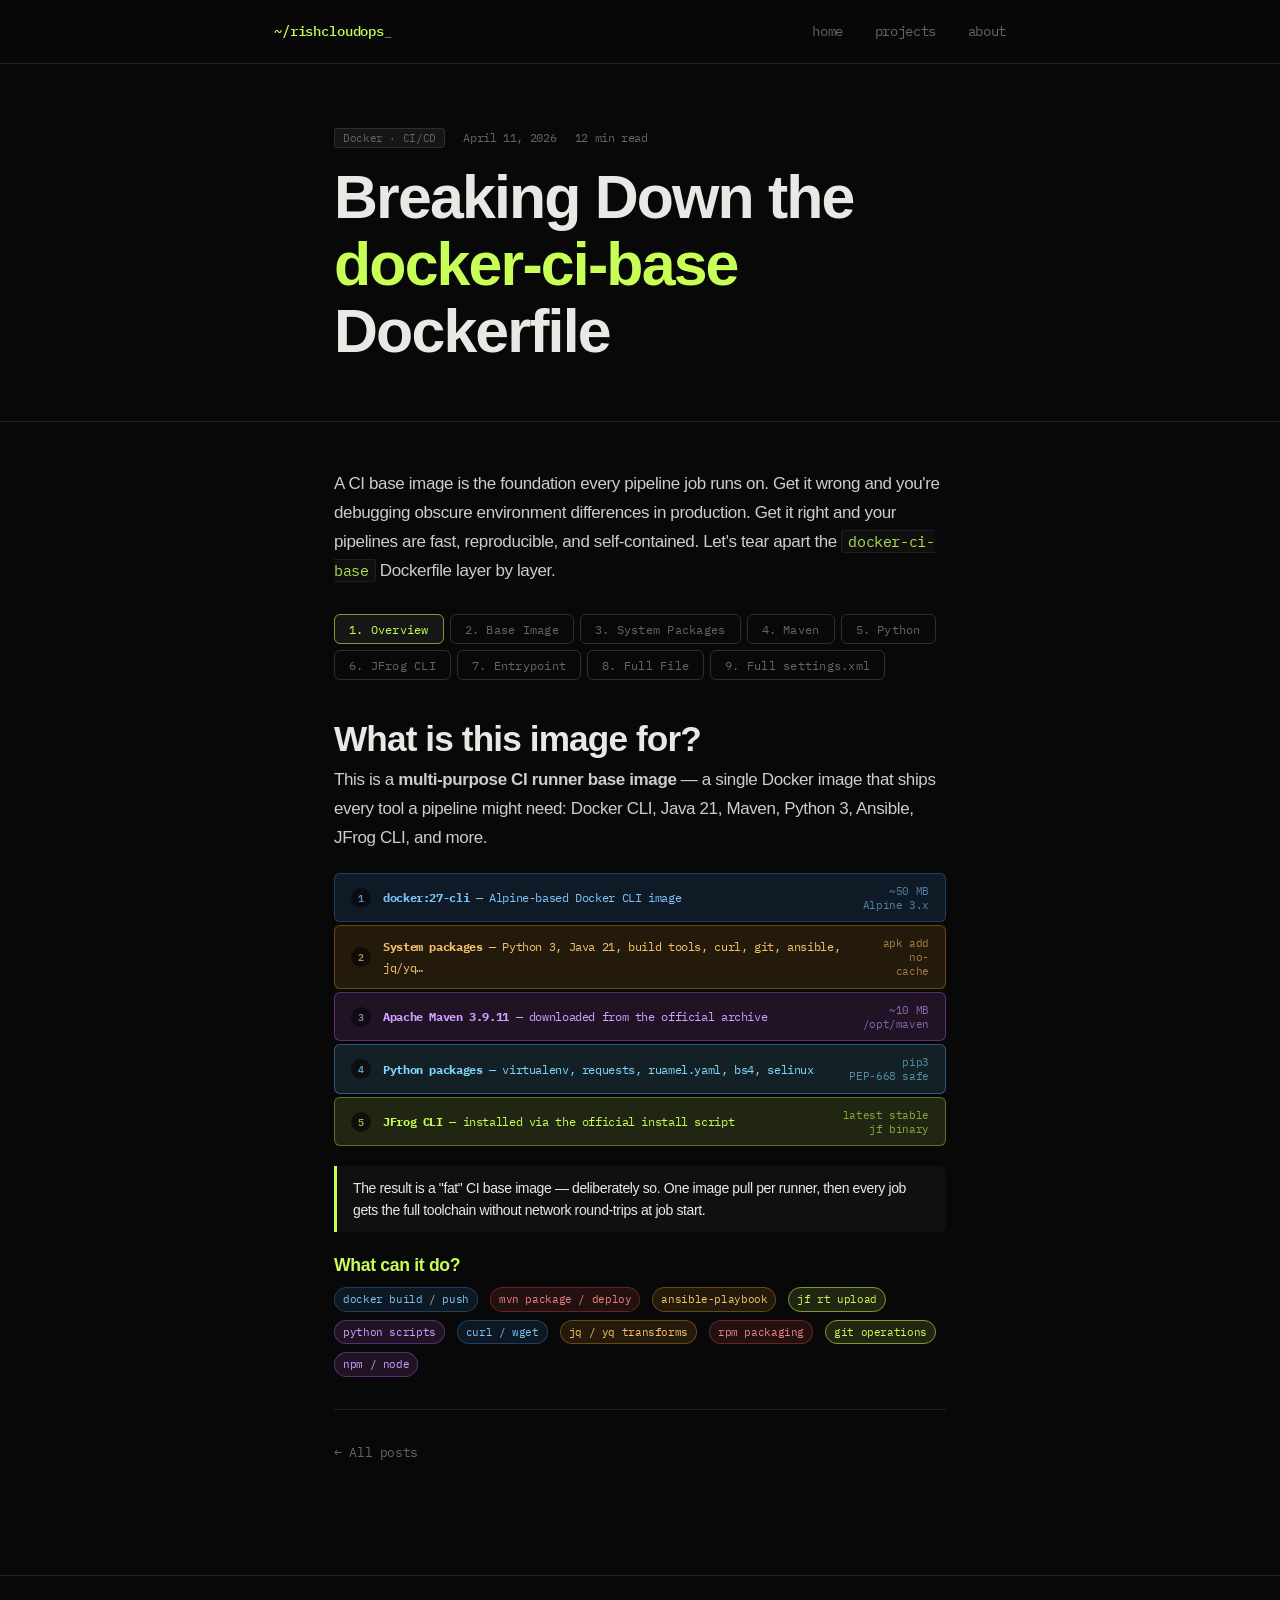
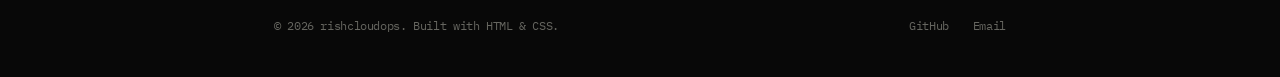
<file: blog/docker-ci-base-dockerfile.html>
<!DOCTYPE html>
<html lang="en">
<head>
  <meta charset="UTF-8">
  <meta name="viewport" content="width=device-width, initial-scale=1.0">
  <title>Breaking Down the docker-ci-base Dockerfile — rishcloudops</title>
  <meta name="description" content="A deep-dive into a production-grade CI Docker base image: Alpine base, Java 21, Maven, Python, JFrog CLI, and how it all fits together.">
  <link rel="stylesheet" href="../style.css">
  <style>
    /* ── docker-ci-base post styles ── */
    .post-tabs {
      display: flex;
      gap: 6px;
      flex-wrap: wrap;
      margin-bottom: 2rem;
    }
    .post-tab {
      padding: 6px 14px;
      border-radius: var(--radius);
      border: 1px solid var(--border2);
      background: transparent;
      color: var(--muted);
      font-size: .78rem;
      cursor: pointer;
      font-family: var(--font-mono);
      letter-spacing: .02em;
      transition: background .15s, color .15s, border-color .15s;
    }
    .post-tab:hover { background: var(--bg2); color: var(--text); }
    .post-tab.active {
      background: var(--bg3);
      color: var(--accent);
      border-color: var(--accent-dim);
    }
    .d-panel { display: none; }
    .d-panel.active { display: block; }

    /* ── Cards ── */
    .d-card {
      border: 1px solid var(--border);
      border-radius: var(--radius);
      padding: 1rem 1.25rem;
      margin-bottom: .75rem;
      background: var(--bg2);
    }
    .d-card-title {
      font-size: .875rem;
      font-weight: 600;
      color: var(--text);
      margin-bottom: 4px;
      font-family: var(--font-mono);
    }
    .d-card-body {
      font-size: .82rem;
      color: var(--muted);
      line-height: 1.65;
    }
    .d-card-body code {
      font-family: var(--font-mono);
      background: var(--bg3);
      padding: 2px 5px;
      border-radius: 3px;
      font-size: .75rem;
      color: var(--accent);
    }

    /* ── Layer diagram ── */
    .layer-stack {
      display: flex;
      flex-direction: column;
      gap: 3px;
      margin: 1.25rem 0;
    }
    .layer-item {
      border-radius: var(--radius);
      padding: .6rem 1rem;
      font-family: var(--font-mono);
      font-size: .78rem;
      display: flex;
      align-items: center;
      gap: .75rem;
      position: relative;
      transition: filter .2s;
    }
    .layer-item:hover { filter: brightness(1.15); }
    .layer-base  { background: rgba(55,138,221,.15);  border: 1px solid rgba(55,138,221,.35);  color: #7dc4f8; }
    .layer-sys   { background: rgba(239,159,39,.12);  border: 1px solid rgba(239,159,39,.35);  color: #f5c26b; }
    .layer-java  { background: rgba(226,75,74,.12);   border: 1px solid rgba(226,75,74,.35);   color: #f08080; }
    .layer-maven { background: rgba(200,100,255,.12); border: 1px solid rgba(200,100,255,.35); color: #d0a0ff; }
    .layer-py    { background: rgba(100,200,255,.12); border: 1px solid rgba(100,200,255,.35); color: #80d8ff; }
    .layer-jfrog { background: rgba(200,255,87,.12);  border: 1px solid rgba(200,255,87,.35);  color: var(--accent); }
    .layer-num {
      width: 20px; height: 20px; border-radius: 50%;
      background: #080808;
      font-size: .65rem; font-weight: 600;
      display: flex; align-items: center; justify-content: center;
      flex-shrink: 0;
      opacity: .7;
    }
    .layer-desc {
      margin-left: auto;
      font-size: .68rem;
      opacity: .6;
      text-align: right;
      line-height: 1.3;
    }

    /* ── Code block with line highlight ── */
    .df-block {
      background: var(--bg2);
      border: 1px solid var(--border);
      border-radius: var(--radius);
      padding: 0;
      margin: 1rem 0;
      overflow: hidden;
      font-size: .82rem;
    }
    .df-block-header {
      background: var(--bg3);
      border-bottom: 1px solid var(--border);
      padding: .4rem 1rem;
      font-family: var(--font-mono);
      font-size: .68rem;
      color: var(--muted);
      display: flex;
      align-items: center;
      gap: .5rem;
    }
    .df-block-header span { color: var(--accent); }
    .df-block pre {
      padding: 1rem 1.25rem;
      overflow-x: auto;
      margin: 0;
      border: none;
      background: transparent;
      line-height: 1.75;
    }
    .df-block pre code { font-size: .8rem; color: var(--text); }

    /* syntax colour helpers */
    .tok-instr { color: #7dc4f8; font-weight: 600; }   /* FROM, RUN, ENV… */
    .tok-str   { color: #f5c26b; }                      /* quoted strings / values */
    .tok-cmt   { color: var(--muted); font-style: italic; }  /* # comments */
    .tok-var   { color: #d0a0ff; }                      /* ${VAR} */
    .tok-url   { color: #80d8ff; text-decoration: underline; }
    .tok-flag  { color: var(--accent); }                /* --no-cache etc. */
    .tok-pkg   { color: #f08080; }                      /* package names */

    /* ── Badges ── */
    .dbadge {
      display: inline-block;
      font-size: .68rem;
      font-family: var(--font-mono);
      padding: 2px 8px;
      border-radius: 999px;
      margin-right: 4px;
      border: 1px solid transparent;
    }
    .dbadge-green { background: rgba(200,255,87,.12); color: var(--accent); border-color: var(--accent-dim); }
    .dbadge-blue  { background: rgba(55,138,221,.12); color: #7dc4f8; border-color: rgba(55,138,221,.35); }
    .dbadge-amber { background: rgba(239,159,39,.12); color: #f5c26b; border-color: rgba(239,159,39,.35); }
    .dbadge-red   { background: rgba(226,75,74,.12);  color: #f08080; border-color: rgba(226,75,74,.35); }
    .dbadge-purple{ background: rgba(200,100,255,.12);color: #d0a0ff; border-color: rgba(200,100,255,.35); }

    /* ── Key insight ── */
    .key-insight {
      border-left: 3px solid var(--accent);
      padding: .65rem 1rem;
      border-radius: 0 var(--radius) var(--radius) 0;
      background: var(--bg2);
      margin: .85rem 0;
      font-size: .875rem;
      color: var(--text);
      line-height: 1.6;
    }
    .key-insight.warn  { border-color: #f5c26b; }
    .key-insight.info  { border-color: #7dc4f8; }
    .key-insight.caution { border-color: var(--danger); }

    /* ── Comparison table ── */
    .cmp-table { width: 100%; border-collapse: collapse; font-size: .78rem; margin-top: .5rem; }
    .cmp-table th {
      text-align: left;
      font-weight: 500;
      font-size: .72rem;
      font-family: var(--font-mono);
      letter-spacing: .06em;
      text-transform: uppercase;
      color: var(--muted);
      padding: 7px 8px;
      border-bottom: 1px solid var(--border);
    }
    .cmp-table td {
      padding: 8px 8px;
      border-bottom: 1px solid var(--border);
      color: var(--text);
      vertical-align: top;
      line-height: 1.5;
    }
    .cmp-table td:nth-child(2), .cmp-table td:nth-child(3) { color: var(--muted); font-size: .75rem; }
    .cmp-table tr:last-child td { border-bottom: none; }

    /* ── Package pills ── */
    .pkg-grid {
      display: flex;
      flex-wrap: wrap;
      gap: .5rem;
      margin: .75rem 0;
    }
    .pkg-pill {
      font-family: var(--font-mono);
      font-size: .7rem;
      padding: 3px 10px;
      border-radius: 4px;
      border: 1px solid var(--border2);
      background: var(--bg3);
    }
    .pkg-pill.cat-build   { border-color: rgba(226,75,74,.4);   color: #f08080; }
    .pkg-pill.cat-python  { border-color: rgba(100,200,255,.4); color: #80d8ff; }
    .pkg-pill.cat-tools   { border-color: rgba(200,255,87,.4);  color: var(--accent); }
    .pkg-pill.cat-java    { border-color: rgba(226,75,74,.4);   color: #f08080; }
    .pkg-pill.cat-misc    { border-color: rgba(239,159,39,.4);  color: #f5c26b; }

    /* ── Flow arrows ── */
    .flow {
      display: flex;
      flex-direction: column;
      gap: 0;
      margin: 1rem 0;
    }
    .flow-step {
      display: flex;
      align-items: flex-start;
      gap: .75rem;
    }
    .flow-connector {
      display: flex;
      flex-direction: column;
      align-items: center;
      width: 20px;
      flex-shrink: 0;
    }
    .flow-dot {
      width: 10px; height: 10px;
      border-radius: 50%;
      border: 2px solid var(--bg);
      flex-shrink: 0;
      margin-top: 5px;
    }
    .flow-line {
      width: 1px;
      flex: 1;
      background: var(--border2);
      min-height: 16px;
    }
    .flow-body {
      padding-bottom: 1rem;
      flex: 1;
    }
    .flow-title { font-size: .875rem; font-weight: 600; color: var(--text); margin-bottom: 2px; }
    .flow-desc  { font-size: .78rem; color: var(--muted); line-height: 1.55; }
    .flow-desc code {
      font-family: var(--font-mono);
      background: var(--bg3);
      padding: 1px 5px;
      border-radius: 3px;
      font-size: .72rem;
      color: var(--accent);
    }
  </style>
</head>
<body>

<!-- NAV -->
<nav>
  <div class="container">
    <a href="../index.html" class="nav-logo">~/rishcloudops<span>_</span></a>
    <div class="nav-links">
      <a href="../index.html">home</a>
      <a href="../projects.html">projects</a>
      <a href="../about.html">about</a>
    </div>
  </div>
</nav>

<!-- POST HERO -->
<div class="post-hero">
  <div class="container post-content">
    <div class="post-date">
      <span class="post-tag">Docker · CI/CD</span>
      <span class="post-date" style="margin-left:.75rem;">April 11, 2026</span>
      <span style="font-family:var(--font-mono);font-size:.75rem;color:var(--muted);margin-left:.75rem;">12 min read</span>
    </div>
    <h1>Breaking Down the <em style="font-style:normal;color:var(--accent);">docker-ci-base</em> Dockerfile</h1>
  </div>
</div>

<!-- POST BODY -->
<div class="post-body">
  <div class="container post-content">

    <p>A CI base image is the foundation every pipeline job runs on. Get it wrong and you're debugging obscure environment differences in production. Get it right and your pipelines are fast, reproducible, and self-contained. Let's tear apart the <code>docker-ci-base</code> Dockerfile layer by layer.</p>

    <!-- TABS -->
    <div class="post-tabs" style="margin-top:1.75rem;">
      <button class="post-tab active" onclick="show('overview')">1. Overview</button>
      <button class="post-tab" onclick="show('base')">2. Base Image</button>
      <button class="post-tab" onclick="show('packages')">3. System Packages</button>
      <button class="post-tab" onclick="show('maven')">4. Maven</button>
      <button class="post-tab" onclick="show('python')">5. Python</button>
      <button class="post-tab" onclick="show('jfrog')">6. JFrog CLI</button>
      <button class="post-tab" onclick="show('entrypoint')">7. Entrypoint</button>
      <button class="post-tab" onclick="show('full')">8. Full File</button>
      <button class="post-tab" onclick="show('full-settings')">9. Full settings.xml</button>
    </div>

    <!-- ── 1. OVERVIEW ── -->
    <div class="d-panel active" id="panel-overview">
      <h2 style="margin-bottom:.5rem;">What is this image for?</h2>
      <p style="margin-bottom:1.25rem;">This is a <strong>multi-purpose CI runner base image</strong> — a single Docker image that ships every tool a pipeline might need: Docker CLI, Java 21, Maven, Python 3, Ansible, JFrog CLI, and more.</p>

      <div class="layer-stack">
        <div class="layer-item layer-base">
          <div class="layer-num">1</div>
          <span><strong>docker:27-cli</strong> — Alpine-based Docker CLI image</span>
          <div class="layer-desc">~50 MB<br>Alpine 3.x</div>
        </div>
        <div class="layer-item layer-sys">
          <div class="layer-num">2</div>
          <span><strong>System packages</strong> — Python 3, Java 21, build tools, curl, git, ansible, jq/yq…</span>
          <div class="layer-desc">apk add<br>no-cache</div>
        </div>
        <div class="layer-item layer-maven">
          <div class="layer-num">3</div>
          <span><strong>Apache Maven 3.9.11</strong> — downloaded from the official archive</span>
          <div class="layer-desc">~10 MB<br>/opt/maven</div>
        </div>
        <div class="layer-item layer-py">
          <div class="layer-num">4</div>
          <span><strong>Python packages</strong> — virtualenv, requests, ruamel.yaml, bs4, selinux</span>
          <div class="layer-desc">pip3<br>PEP-668 safe</div>
        </div>
        <div class="layer-item layer-jfrog">
          <div class="layer-num">5</div>
          <span><strong>JFrog CLI</strong> — installed via the official install script</span>
          <div class="layer-desc">latest stable<br>jf binary</div>
        </div>
      </div>

      <div class="key-insight">
        The result is a "fat" CI base image — deliberately so. One image pull per runner, then every job gets the full toolchain without network round-trips at job start.
      </div>

      <h3 style="margin-top:1.5rem;margin-bottom:.75rem;">What can it do?</h3>
      <div style="display:flex;flex-wrap:wrap;gap:.5rem;margin-bottom:1rem;">
        <span class="dbadge dbadge-blue">docker build / push</span>
        <span class="dbadge dbadge-red">mvn package / deploy</span>
        <span class="dbadge dbadge-amber">ansible-playbook</span>
        <span class="dbadge dbadge-green">jf rt upload</span>
        <span class="dbadge dbadge-purple">python scripts</span>
        <span class="dbadge dbadge-blue">curl / wget</span>
        <span class="dbadge dbadge-amber">jq / yq transforms</span>
        <span class="dbadge dbadge-red">rpm packaging</span>
        <span class="dbadge dbadge-green">git operations</span>
        <span class="dbadge dbadge-purple">npm / node</span>
      </div>
    </div>

    <!-- ── 2. BASE IMAGE ── -->
    <div class="d-panel" id="panel-base">
      <h2 style="margin-bottom:.5rem;">The Base Image: <code>docker:27-cli</code></h2>
      <p style="margin-bottom:1.25rem;">The very first instruction sets the entire foundation of the image.</p>

      <div class="df-block">
        <div class="df-block-header">🐳 <span>Dockerfile</span> — line 1</div>
        <pre><code><span class="tok-instr">FROM</span> <span class="tok-str">docker:27-cli</span></code></pre>
      </div>

      <div class="d-card">
        <div class="d-card-title">Why <code>docker:27-cli</code> and not <code>ubuntu</code> or <code>debian</code>?</div>
        <div class="d-card-body">
          <code>docker:27-cli</code> is an official Docker image that ships only the Docker CLI (no daemon), built on top of <strong>Alpine Linux</strong>. It is:
          <br><br>
          <span class="dbadge dbadge-green">Tiny</span> — Alpine base is ~5 MB vs ~70 MB for ubuntu:24.04<br>
          <span class="dbadge dbadge-blue">Docker-ready</span> — the <code>docker</code> binary is already installed<br>
          <span class="dbadge dbadge-amber">Secure</span> — minimal attack surface; fewer pre-installed packages<br>
          <span class="dbadge dbadge-purple">apk-based</span> — Alpine's package manager is fast and cache-aware
        </div>
      </div>

      <div class="d-card">
        <div class="d-card-title">Why pin to <code>27</code> and not <code>latest</code>?</div>
        <div class="d-card-body">
          Pinning to a major version (<code>27</code>) provides a balance: you get patch and minor updates automatically (security fixes) but you won't be surprised by a major version bump breaking <code>docker build</code> syntax or flags mid-sprint. Using <code>latest</code> in a base image is a reliability anti-pattern.
        </div>
      </div>

      <h3 style="margin-top:1.5rem;margin-bottom:.75rem;">Alpine vs. Debian/Ubuntu comparison</h3>
      <table class="cmp-table">
        <thead>
          <tr><th>Property</th><th>Alpine (this image)</th><th>Ubuntu/Debian</th></tr>
        </thead>
        <tbody>
          <tr>
            <td><strong>Base size</strong></td>
            <td>~5 MB</td>
            <td>~70–120 MB</td>
          </tr>
          <tr>
            <td><strong>Package manager</strong></td>
            <td><code>apk</code> — fast, atomic</td>
            <td><code>apt</code> — feature-rich, slower</td>
          </tr>
          <tr>
            <td><strong>C library</strong></td>
            <td><code>musl libc</code></td>
            <td><code>glibc</code></td>
          </tr>
          <tr>
            <td><strong>Shell</strong></td>
            <td><code>ash</code> (default), <code>bash</code> installable</td>
            <td><code>bash</code> pre-installed</td>
          </tr>
          <tr>
            <td><strong>Security</strong></td>
            <td>Minimal surface, no systemd</td>
            <td>More services pre-installed</td>
          </tr>
        </tbody>
      </table>

      <div class="key-insight warn" style="margin-top:1rem;">
        ⚠ <strong>musl vs. glibc gotcha:</strong> Some pre-compiled binaries expect glibc and will segfault on Alpine. That's why <code>musl-dev</code> and <code>linux-headers</code> are installed — they allow compiling C extensions (e.g. Python native modules) against musl.
      </div>
    </div>

    <!-- ── 3. SYSTEM PACKAGES ── -->
    <div class="d-panel" id="panel-packages">
      <h2 style="margin-bottom:.5rem;">System Packages via <code>apk</code></h2>
      <p style="margin-bottom:1.25rem;">A single chained <code>RUN</code> installs (and verifies) all system-level dependencies.</p>

      <div class="df-block">
        <div class="df-block-header">🐳 <span>Dockerfile</span> — lines 7–38</div>
        <pre><code><span class="tok-cmt"># ---------- Versions (single source of truth) ----------</span>
<span class="tok-instr">ENV</span> <span class="tok-var">MAVEN_VERSION</span>=<span class="tok-str">3.9.11</span> \
    <span class="tok-var">JAVA_VERSION</span>=<span class="tok-str">21</span> \
    <span class="tok-var">M2_HOME</span>=<span class="tok-str">/opt/maven</span> \
    <span class="tok-var">MAVEN_HOME</span>=<span class="tok-str">/opt/maven</span>

<span class="tok-instr">ENV</span> <span class="tok-var">PATH</span>=<span class="tok-str">"${PATH}:${M2_HOME}/bin"</span>

<span class="tok-cmt"># ---------- System packages ----------</span>
<span class="tok-instr">RUN</span> apk upgrade <span class="tok-flag">--no-cache</span> &amp;&amp; \
    apk add <span class="tok-flag">--no-cache</span> \
        <span class="tok-pkg">linux-headers</span> \
        <span class="tok-pkg">musl-dev</span> \
        <span class="tok-pkg">python3</span> \
        <span class="tok-pkg">python3-dev</span> \
        <span class="tok-pkg">py3-pip</span> \
        <span class="tok-pkg">gcc</span> \
        <span class="tok-pkg">curl</span> \
        <span class="tok-pkg">bash</span> \
        <span class="tok-pkg">git</span> \
        <span class="tok-pkg">rpm</span> \
        <span class="tok-pkg">ansible</span> \
        <span class="tok-pkg">jq</span> \
        <span class="tok-pkg">yq</span> \
        <span class="tok-pkg">openjdk${JAVA_VERSION}</span> \
        <span class="tok-pkg">npm</span> \
        <span class="tok-pkg">wget</span> \
        <span class="tok-pkg">ca-certificates</span> &amp;&amp; \
    java <span class="tok-flag">-version</span></code></pre>
      </div>

      <h3 style="margin-bottom:.6rem;">Package breakdown by category</h3>
      <div class="pkg-grid">
        <span class="pkg-pill cat-build">linux-headers</span>
        <span class="pkg-pill cat-build">musl-dev</span>
        <span class="pkg-pill cat-build">gcc</span>
        <span class="pkg-pill cat-python">python3</span>
        <span class="pkg-pill cat-python">python3-dev</span>
        <span class="pkg-pill cat-python">py3-pip</span>
        <span class="pkg-pill cat-tools">curl</span>
        <span class="pkg-pill cat-tools">wget</span>
        <span class="pkg-pill cat-tools">git</span>
        <span class="pkg-pill cat-tools">bash</span>
        <span class="pkg-pill cat-tools">ca-certificates</span>
        <span class="pkg-pill cat-tools">jq</span>
        <span class="pkg-pill cat-tools">yq</span>
        <span class="pkg-pill cat-tools">npm</span>
        <span class="pkg-pill cat-java">openjdk21</span>
        <span class="pkg-pill cat-misc">ansible</span>
        <span class="pkg-pill cat-misc">rpm</span>
      </div>

      <div class="d-card" style="margin-top:.75rem;">
        <div class="d-card-title">Why is everything in one <code>RUN</code>?</div>
        <div class="d-card-body">
          Docker creates a new image layer for every <code>RUN</code> instruction. If you split package installs across multiple <code>RUN</code> commands, you get more layers, a larger image, and potentially stale cache entries (apt/apk cache files stuck in an intermediate layer). Chaining with <code>&amp;&amp; \</code> keeps it a single layer — and <code>--no-cache</code> means <code>apk</code> never writes its index to disk.
        </div>
      </div>

      <div class="d-card">
        <div class="d-card-title">Why <code>apk upgrade --no-cache</code> first?</div>
        <div class="d-card-body">
          The base image (<code>docker:27-cli</code>) may have been built weeks ago. Running <code>apk upgrade</code> before installing anything ensures all existing packages get their latest security patches. <code>--no-cache</code> means do not store the downloaded index in the image (saves ~8 MB per build).
        </div>
      </div>

      <div class="d-card">
        <div class="d-card-title">The ENV VERSION pattern (single source of truth)</div>
        <div class="d-card-body">
          <code>JAVA_VERSION=21</code> and <code>MAVEN_VERSION=3.9.11</code> are declared as <code>ENV</code> variables at the top. This means:<br><br>
          • <code>openjdk${JAVA_VERSION}</code> at install time resolves to <code>openjdk21</code><br>
          • The Maven download URL uses <code>${MAVEN_VERSION}</code><br>
          • To upgrade, change <em>one line</em> — no grepping through the file<br>
          • They are also available at container runtime as environment variables
        </div>
      </div>

      <div class="key-insight">
        <code>java -version</code> at the end of the <code>RUN</code> instruction is a build-time smoke test. If Java didn't install properly, the build fails immediately with a clear error instead of producing a broken image silently.
      </div>
    </div>

    <!-- ── 4. MAVEN ── -->
    <div class="d-panel" id="panel-maven">
      <h2 style="margin-bottom:.5rem;">Installing Apache Maven</h2>
      <p style="margin-bottom:1.25rem;">Maven isn't in the Alpine package repository at the required version, so it's downloaded and installed manually from the official Apache archive.</p>

      <div class="df-block">
        <div class="df-block-header">🐳 <span>Dockerfile</span> — lines 40–46</div>
        <pre><code><span class="tok-cmt"># ---------- Maven ----------</span>
<span class="tok-instr">RUN</span> wget <span class="tok-flag">-q</span> <span class="tok-str">"https://archive.apache.org/dist/maven/maven-3/${MAVEN_VERSION}/binaries/apache-maven-${MAVEN_VERSION}-bin.tar.gz"</span> \
        <span class="tok-flag">-O</span> /tmp/maven.tar.gz &amp;&amp; \
    tar <span class="tok-flag">-xzf</span> /tmp/maven.tar.gz <span class="tok-flag">-C</span> /tmp &amp;&amp; \
    mv <span class="tok-str">"/tmp/apache-maven-${MAVEN_VERSION}"</span> <span class="tok-str">"${M2_HOME}"</span> &amp;&amp; \
    rm /tmp/maven.tar.gz &amp;&amp; \
    mvn <span class="tok-flag">--version</span></code></pre>
      </div>

      <h3 style="margin-bottom:.75rem;">Step-by-step walkthrough</h3>
      <div class="flow">
        <div class="flow-step">
          <div class="flow-connector">
            <div class="flow-dot" style="background:#7dc4f8;"></div>
            <div class="flow-line"></div>
          </div>
          <div class="flow-body">
            <div class="flow-title">Download the binary tarball</div>
            <div class="flow-desc"><code>wget -q "https://archive.apache.org/.../${MAVEN_VERSION}/…-bin.tar.gz" -O /tmp/maven.tar.gz</code><br>Uses the pinned <code>MAVEN_VERSION</code> env var. <code>-q</code> suppresses progress output in CI logs. Downloaded to <code>/tmp</code> — a throwaway location.</div>
          </div>
        </div>
        <div class="flow-step">
          <div class="flow-connector">
            <div class="flow-dot" style="background:#d0a0ff;"></div>
            <div class="flow-line"></div>
          </div>
          <div class="flow-body">
            <div class="flow-title">Extract the archive</div>
            <div class="flow-desc"><code>tar -xzf /tmp/maven.tar.gz -C /tmp</code><br>Extracts the <code>.tar.gz</code> into <code>/tmp</code>. Results in a directory like <code>/tmp/apache-maven-3.9.11/</code>.</div>
          </div>
        </div>
        <div class="flow-step">
          <div class="flow-connector">
            <div class="flow-dot" style="background:#f5c26b;"></div>
            <div class="flow-line"></div>
          </div>
          <div class="flow-body">
            <div class="flow-title">Move to the final install path</div>
            <div class="flow-desc"><code>mv "/tmp/apache-maven-${MAVEN_VERSION}" "${M2_HOME}"</code><br>Moves to <code>/opt/maven</code> (the value of <code>$M2_HOME</code>). This is the conventional Maven home path followed by tooling like Eclipse, IntelliJ, and Maven wrappers.</div>
          </div>
        </div>
        <div class="flow-step">
          <div class="flow-connector">
            <div class="flow-dot" style="background:var(--danger);"></div>
            <div class="flow-line"></div>
          </div>
          <div class="flow-body">
            <div class="flow-title">Clean up</div>
            <div class="flow-desc"><code>rm /tmp/maven.tar.gz</code><br>Removes the downloaded archive in the <em>same layer</em>. Critical: if you did <code>rm</code> in a separate <code>RUN</code> the archive would still occupy space in the previous layer.</div>
          </div>
        </div>
        <div class="flow-step">
          <div class="flow-connector">
            <div class="flow-dot" style="background:var(--accent);"></div>
          </div>
          <div class="flow-body">
            <div class="flow-title">Verify the installation</div>
            <div class="flow-desc"><code>mvn --version</code><br>Build-time smoke test. The <code>mvn</code> binary is on <code>$PATH</code> because of <code>ENV PATH="${PATH}:${M2_HOME}/bin"</code> set earlier.</div>
          </div>
        </div>
      </div>

      <div class="key-insight info">
        <strong>PATH trick:</strong> <code>ENV PATH="${PATH}:${M2_HOME}/bin"</code> is declared before this <code>RUN</code> block. Docker evaluates <code>ENV</code> at build time, so by the time <code>mvn --version</code> runs, the shell already knows where to find Maven.
      </div>

      <div class="d-card" style="margin-top:.75rem;">
        <div class="d-card-title">Why not use <code>apk add maven</code>?</div>
        <div class="d-card-body">
          Alpine's <code>maven</code> package often lags behind the latest stable release. For a CI base image where build reproducibility matters, pinning to an exact version (here <code>3.9.11</code>) and downloading from the official Apache archive is far more reliable than trusting the distro package to have the right version.
        </div>
      </div>
    </div>

    <!-- ── 5. PYTHON ── -->
    <div class="d-panel" id="panel-python">
      <h2 style="margin-bottom:.5rem;">Python Packages (PEP-668 Safe)</h2>
      <p style="margin-bottom:1.25rem;">Python 3 is installed via <code>apk</code>, but pip packages are installed with a special flag to avoid conflicts with the system package manager.</p>

      <div class="df-block">
        <div class="df-block-header">🐳 <span>Dockerfile</span> — lines 48–56</div>
        <pre><code><span class="tok-cmt"># ---------- Python packages (PEP-668 safe) ----------</span>
<span class="tok-instr">RUN</span> pip3 install <span class="tok-flag">--upgrade</span> pip <span class="tok-flag">--break-system-packages</span> &amp;&amp; \
    pip3 install <span class="tok-flag">--break-system-packages</span> \
        <span class="tok-str">"virtualenv==20.26.6"</span> \
        <span class="tok-pkg">selinux</span> \
        <span class="tok-pkg">requests</span> \
        <span class="tok-str">"ruamel.yaml"</span> \
        <span class="tok-pkg">bs4</span> &amp;&amp; \
    pip3 cache purge</code></pre>
      </div>

      <div class="d-card">
        <div class="d-card-title">What is PEP 668 and why does it matter?</div>
        <div class="d-card-body">
          PEP 668 (introduced in Python 3.11+) marks the system Python as "externally managed." If you try to <code>pip install</code> without a virtual environment on these systems, pip throws an error to prevent you from breaking system packages that apk also manages.<br><br>
          <code>--break-system-packages</code> tells pip: "I know what I'm doing — install globally anyway." In a Docker CI image this is the right call: there's no user to protect, and we <em>want</em> the packages globally available to all pipeline steps.
        </div>
      </div>

      <h3 style="margin-bottom:.75rem;">Installed Python packages</h3>
      <table class="cmp-table">
        <thead>
          <tr><th>Package</th><th>Version</th><th>Why it's here</th></tr>
        </thead>
        <tbody>
          <tr>
            <td><strong>virtualenv</strong></td>
            <td>==20.26.6 (pinned)</td>
            <td>Create isolated Python envs inside pipeline jobs; pinned for reproducibility</td>
          </tr>
          <tr>
            <td><strong>selinux</strong></td>
            <td>latest</td>
            <td>Python bindings for SELinux; needed by Ansible on SELinux-enabled hosts</td>
          </tr>
          <tr>
            <td><strong>requests</strong></td>
            <td>latest</td>
            <td>HTTP client; most automation and release scripts depend on it</td>
          </tr>
          <tr>
            <td><strong>ruamel.yaml</strong></td>
            <td>latest</td>
            <td>YAML parser that preserves comments and order; used for K8s manifest manipulation</td>
          </tr>
          <tr>
            <td><strong>bs4 (BeautifulSoup4)</strong></td>
            <td>latest</td>
            <td>HTML parsing; useful for scraping release notes or parsing HTML reports in CI</td>
          </tr>
        </tbody>
      </table>

      <div class="key-insight">
        <code>pip3 cache purge</code> at the end removes the pip download cache from the image layer. pip caches downloaded wheels to speed up future installs, but in a baked image there won't be any future installs — so the cache is pure waste.
      </div>

      <div class="d-card" style="margin-top:.75rem;">
        <div class="d-card-title">Why is only <code>virtualenv</code> pinned?</div>
        <div class="d-card-body">
          <code>virtualenv</code> has had breaking API changes in the past. Pinning ensures that pipeline scripts calling <code>virtualenv</code> programmatically get predictable behaviour. Libraries like <code>requests</code> and <code>bs4</code> are much more stable across minor versions and benefit from receiving security patches automatically.
        </div>
      </div>
    </div>

    <!-- ── 6. JFROG ── -->
    <div class="d-panel" id="panel-jfrog">
      <h2 style="margin-bottom:.5rem;">JFrog CLI Installation</h2>
      <p style="margin-bottom:1.25rem;">The JFrog CLI (<code>jf</code>) is the command-line interface to Artifactory, Xray, Pipelines, and the broader JFrog Platform. It's installed via the official install script.</p>

      <div class="df-block">
        <div class="df-block-header">🐳 <span>Dockerfile</span> — lines 58–60</div>
        <pre><code><span class="tok-cmt"># ---------- JFrog CLI (latest stable) ----------</span>
<span class="tok-instr">RUN</span> curl <span class="tok-flag">-fL</span> <span class="tok-url">https://install-cli.jfrog.io</span> | sh &amp;&amp; \
    jf <span class="tok-flag">--version</span></code></pre>
      </div>

      <div class="d-card">
        <div class="d-card-title">What does <code>curl -fL https://install-cli.jfrog.io | sh</code> do?</div>
        <div class="d-card-body">
          <strong><code>-f</code></strong> — fail silently on HTTP errors (non-2xx status = exit code 22, not a silent empty script)<br>
          <strong><code>-L</code></strong> — follow redirects (the URL redirects to the latest release script)<br>
          <strong><code>| sh</code></strong> — pipes the downloaded shell script directly into <code>sh</code> for execution<br><br>
          The JFrog install script auto-detects the target architecture (<code>linux-amd64</code>, <code>linux-arm64</code>, etc.), downloads the correct binary, and places it in <code>/usr/local/bin/jf</code>.
        </div>
      </div>

      <div class="key-insight warn">
        ⚠ <strong>Curl-to-shell:</strong> Piping a URL directly into <code>sh</code> is a common and convenient pattern, but it gives the script full control of the environment. For a CI base image this is generally acceptable (the script is from JFrog's own domain), but in security-sensitive environments you may want to download, verify the checksum, then execute.
      </div>

      <div class="d-card">
        <div class="d-card-title">Why "latest stable" instead of a pinned version?</div>
        <div class="d-card-body">
          The commented-out lines at the top of the file hint at a JFrog Artifactory integration. JFrog CLI has strong backwards compatibility guarantees, and using latest-stable means the image automatically picks up bug fixes and new Artifactory API support. If strict reproducibility is needed, the install URL can accept a specific version: <code>https://releases.jfrog.io/artifactory/jfrog-cli/v2/[version]/jfrog-cli-linux-amd64/jf</code>.
        </div>
      </div>

      <div class="d-card">
        <div class="d-card-title">What can <code>jf</code> do in CI pipelines?</div>
        <div class="d-card-body">
          <span class="dbadge dbadge-green">jf rt upload</span> — push artifacts to Artifactory<br>
          <span class="dbadge dbadge-green">jf rt download</span> — pull dependencies from Artifactory<br>
          <span class="dbadge dbadge-blue">jf rt build-publish</span> — publish build info (dependency graph, env vars, timestamps)<br>
          <span class="dbadge dbadge-amber">jf xr scan</span> — trigger Xray security scans<br>
          <span class="dbadge dbadge-purple">jf c add</span> — register Artifactory server credentials (used in <code>entrypoint.sh</code>)
        </div>
      </div>
    </div>

    <!-- ── 7. ENTRYPOINT ── -->
    <div class="d-panel" id="panel-entrypoint">
      <h2 style="margin-bottom:.5rem;">Workspace, Config &amp; Entrypoint</h2>
      <p style="margin-bottom:1.25rem;">The final instructions set the working directory and configure the container entry point — currently partially commented out.</p>

      <div class="df-block">
        <div class="df-block-header">🐳 <span>Dockerfile</span> — lines 62–70</div>
        <pre><code><span class="tok-cmt"># ---------- Workspace ----------</span>
<span class="tok-instr">WORKDIR</span> <span class="tok-str">/</span>

<span class="tok-cmt"># ---------- Config &amp; entrypoint ----------</span>
<span class="tok-instr">COPY</span> settings.xml entrypoint.sh ./
<span class="tok-instr">RUN</span> cp /settings.xml <span class="tok-str">"${M2_HOME}/conf/settings.xml"</span> &amp;&amp; \
    chmod +x entrypoint.sh

<span class="tok-instr">ENTRYPOINT</span> [<span class="tok-str">"./entrypoint.sh"</span>]</code></pre>
      </div>

      <div class="d-card">
        <div class="d-card-title"><code>WORKDIR /</code></div>
        <div class="d-card-body">
          Sets the default working directory for subsequent <code>RUN</code>, <code>COPY</code>, <code>CMD</code>, and <code>ENTRYPOINT</code> instructions to the filesystem root <code>/</code>. This is unconventional (most images use <code>/app</code> or <code>/workspace</code>) but fine for a CI base image where pipeline jobs mount their workspace at runtime via volume mounts or GitLab's automatic clone path.
        </div>
      </div>

      <h3 style="margin-top:1.5rem;margin-bottom:.75rem;">The <code>entrypoint.sh</code> script</h3>

      <div class="df-block">
        <div class="df-block-header">📜 <span>entrypoint.sh</span></div>
        <pre><code><span class="tok-cmt">#!/bin/bash</span>

jf c add abcd.jfrog.io \
  <span class="tok-flag">--interactive=false</span> \
  <span class="tok-flag">--basic-auth-only</span> \
  <span class="tok-flag">--url=</span><span class="tok-str">https://abcd.jfrog.io/</span> \
  <span class="tok-flag">--user=</span><span class="tok-var">$JFROG_USER</span> \
  <span class="tok-flag">--password=</span><span class="tok-var">$JFROG_TOKEN</span>

exec "<span class="tok-var">$@</span>"</code></pre>
      </div>

      <div class="d-card">
        <div class="d-card-title">What <code>jf c add</code> does</div>
        <div class="d-card-body">
          This registers an Artifactory server with the JFrog CLI config store. After this runs, all subsequent <code>jf</code> commands (upload, download, build-publish) automatically know how to authenticate against <code>gamesys.jfrog.io</code>.<br><br>
          <span class="dbadge dbadge-blue">--interactive=false</span> — run non-interactively (required in CI)<br>
          <span class="dbadge dbadge-amber">--basic-auth-only</span> — use username+password (not API key or access token)<br>
          <span class="dbadge dbadge-green">--user / --password</span> — read from runtime environment variables
        </div>
      </div>

      <div class="d-card">
        <div class="d-card-title">The <code>exec "$@"</code> pattern</div>
        <div class="d-card-body">
          <code>exec "$@"</code> replaces the shell process with whatever command was passed to <code>docker run</code>. This means:<br><br>
          • The entrypoint runs setup (JFrog auth), then hands off cleanly<br>
          • The main process gets PID 1 (critical for correct signal handling in containers)<br>
          • You can still override the command: <code>docker run ci-base mvn clean package</code>
        </div>
      </div>

      <div class="key-insight info">
        The <code>ENTRYPOINT</code> and <code>COPY</code> commands enable the auto-auth behaviour, which is vital when the image becomes a properly configured CI base in a real GitLab/Jenkins environment.
      </div>

      <h3 style="margin-top:1.5rem;margin-bottom:.75rem;">Understanding <code>settings.xml</code></h3>
      <div class="df-block">
        <div class="df-block-header">📜 <span>settings.xml</span> — Maven Config &amp; Credentials</div>
        <pre><code><span class="tok-instr">&lt;server&gt;</span>
  <span class="tok-instr">&lt;id&gt;</span>server-1<span class="tok-instr">&lt;/id&gt;</span>
  <span class="tok-instr">&lt;username&gt;</span><span class="tok-var">${env.JFROG_USER}</span><span class="tok-instr">&lt;/username&gt;</span>
  <span class="tok-instr">&lt;password&gt;</span><span class="tok-var">${env.JFROG_TOKEN}</span><span class="tok-instr">&lt;/password&gt;</span>
<span class="tok-instr">&lt;/server&gt;</span>
<span class="tok-cmt">&lt;!-- ... --&gt;</span>
<span class="tok-instr">&lt;repository&gt;</span>
  <span class="tok-instr">&lt;id&gt;</span>server-1<span class="tok-instr">&lt;/id&gt;</span>
  <span class="tok-instr">&lt;url&gt;</span><span class="tok-str">https://abcd.jfrog.io/artifactory/server-1</span><span class="tok-instr">&lt;/url&gt;</span>
<span class="tok-instr">&lt;/repository&gt;</span></code></pre>
      </div>

      <div class="d-card">
        <div class="d-card-title">Servers vs. Repositories (The ID Mapping)</div>
        <div class="d-card-body">
          Our updated file maps generic endpoints (<code>server-1</code>, <code>server-2</code>, <code>gitlab-server</code>). The core concept relies on matching IDs: The <code>&lt;server&gt;</code> block acts as a vault containing authentication credentials injected dynamically by the CI runner (via <code>JFROG_USER</code>/<code>CI_JOB_TOKEN</code>). When Maven accesses a <code>&lt;repository&gt;</code> sharing the exact same <code>&lt;id&gt;</code>, it securely attaches those credentials.
        </div>
      </div>

      <div class="d-card">
        <div class="d-card-title">Repositories vs. Plugin Repositories</div>
        <div class="d-card-body">
          Maven strictly separates <strong>Application Dependencies</strong> (libraries fetched by <code>&lt;repositories&gt;</code> to run your app) from <strong>Build Tools</strong> (compilers/execution plugins fetched by <code>&lt;pluginRepositories&gt;</code>). Even if both sets of files live natively on your single Artifactory <code>abcd.jfrog.io</code> instance, you must redeclare identical URLs into both XML blocks to grant Maven permission to access them for their respective pipeline purposes.
        </div>
      </div>
    </div>

    <!-- ── 8. FULL FILE ── -->
    <div class="d-panel" id="panel-full">
      <h2 style="margin-bottom:.5rem;">The Complete Dockerfile</h2>
      <p style="margin-bottom:1.25rem;">Here's the entire file annotated inline for quick reference.</p>

      <div class="df-block">
        <div class="df-block-header">🐳 <span>docker-ci-base/dockerfile</span> — full file (70 lines)</div>
        <pre><code><span class="tok-cmt"># ── Base: Alpine-based Docker CLI image (v27) ──────────────────────────────</span>
<span class="tok-instr">FROM</span> <span class="tok-str">docker:27-cli</span>

<span class="tok-cmt"># Credentials passed at RUNTIME only — never bake secrets into images</span>
<span class="tok-instr">ARG</span> JFROG_USER
<span class="tok-instr">ARG</span> JFROG_TOKEN
<span class="tok-instr">ENV</span> JFROG_USER=<span class="tok-var">${JFROG_USER}</span> \
    JFROG_TOKEN=<span class="tok-var">${JFROG_TOKEN}</span>

<span class="tok-cmt"># ── Versions — single source of truth ─────────────────────────────────────</span>
<span class="tok-instr">ENV</span> <span class="tok-var">MAVEN_VERSION</span>=<span class="tok-str">3.9.11</span> \
    <span class="tok-var">JAVA_VERSION</span>=<span class="tok-str">21</span> \
    <span class="tok-var">M2_HOME</span>=<span class="tok-str">/opt/maven</span> \
    <span class="tok-var">MAVEN_HOME</span>=<span class="tok-str">/opt/maven</span>

<span class="tok-instr">ENV</span> <span class="tok-var">PATH</span>=<span class="tok-str">"${PATH}:${M2_HOME}/bin"</span>   <span class="tok-cmt"># adds /opt/maven/bin to PATH</span>

<span class="tok-cmt"># ── System packages ────────────────────────────────────────────────────────</span>
<span class="tok-cmt"># One RUN = one layer. Upgrade first, then add. --no-cache keeps image lean.</span>
<span class="tok-instr">RUN</span> apk upgrade <span class="tok-flag">--no-cache</span> &amp;&amp; \
    apk add <span class="tok-flag">--no-cache</span> \
        <span class="tok-pkg">linux-headers musl-dev</span>          <span class="tok-cmt"># compile native C extensions against musl</span>
        <span class="tok-pkg">python3 python3-dev py3-pip</span>      <span class="tok-cmt"># Python 3 + pip</span>
        <span class="tok-pkg">gcc curl bash git wget</span>           <span class="tok-cmt"># essential build / transfer tools</span>
        <span class="tok-pkg">ca-certificates</span>                 <span class="tok-cmt"># TLS trust store for HTTPS requests</span>
        <span class="tok-pkg">rpm ansible jq yq</span>               <span class="tok-cmt"># RPM builds, infra automation, JSON/YAML</span>
        <span class="tok-pkg">openjdk${JAVA_VERSION}</span>           <span class="tok-cmt"># Java 21 (resolves env var at build time)</span>
        <span class="tok-pkg">npm</span> &amp;&amp;                           <span class="tok-cmt"># Node.js package manager</span>
    java <span class="tok-flag">-version</span>                        <span class="tok-cmt"># smoke test ─ fail fast if Java broken</span>

<span class="tok-cmt"># ── Apache Maven 3.9.11 ────────────────────────────────────────────────────</span>
<span class="tok-cmt"># Download from official archive, extract, install to $M2_HOME, clean up.</span>
<span class="tok-instr">RUN</span> wget <span class="tok-flag">-q</span> <span class="tok-str">"https://archive.apache.org/dist/maven/maven-3/${MAVEN_VERSION}/binaries/apache-maven-${MAVEN_VERSION}-bin.tar.gz"</span> \
        <span class="tok-flag">-O</span> /tmp/maven.tar.gz &amp;&amp; \
    tar <span class="tok-flag">-xzf</span> /tmp/maven.tar.gz <span class="tok-flag">-C</span> /tmp &amp;&amp; \
    mv <span class="tok-str">"/tmp/apache-maven-${MAVEN_VERSION}"</span> <span class="tok-str">"${M2_HOME}"</span> &amp;&amp; \
    rm /tmp/maven.tar.gz &amp;&amp;              <span class="tok-cmt"># must rm in same RUN to save space</span>
    mvn <span class="tok-flag">--version</span>                        <span class="tok-cmt"># smoke test</span>

<span class="tok-cmt"># ── Python packages (PEP-668 safe) ────────────────────────────────────────</span>
<span class="tok-instr">RUN</span> pip3 install <span class="tok-flag">--upgrade</span> pip <span class="tok-flag">--break-system-packages</span> &amp;&amp; \
    pip3 install <span class="tok-flag">--break-system-packages</span> \
        <span class="tok-str">"virtualenv==20.26.6"</span>            <span class="tok-cmt"># pinned for API stability</span>
        <span class="tok-pkg">selinux requests</span>                <span class="tok-cmt"># Ansible SELinux + HTTP client</span>
        <span class="tok-str">"ruamel.yaml"</span> <span class="tok-pkg">bs4</span> &amp;&amp;             <span class="tok-cmt"># YAML (comment-preserving) + HTML parser</span>
    pip3 cache purge                     <span class="tok-cmt"># remove cached wheels from image</span>

<span class="tok-cmt"># ── JFrog CLI (latest stable) ─────────────────────────────────────────────</span>
<span class="tok-instr">RUN</span> curl <span class="tok-flag">-fL</span> <span class="tok-url">https://install-cli.jfrog.io</span> | sh &amp;&amp; \
    jf <span class="tok-flag">--version</span>                         <span class="tok-cmt"># smoke test</span>

<span class="tok-cmt"># ── Workspace ─────────────────────────────────────────────────────────────</span>
<span class="tok-instr">WORKDIR</span> <span class="tok-str">/</span>

<span class="tok-cmt"># ── Config &amp; entrypoint ───────────────────────────────────────────────────</span>
<span class="tok-instr">COPY</span> settings.xml entrypoint.sh ./
<span class="tok-instr">RUN</span> cp /settings.xml <span class="tok-str">"${M2_HOME}/conf/settings.xml"</span> &amp;&amp; \
    chmod +x entrypoint.sh
<span class="tok-instr">ENTRYPOINT</span> [<span class="tok-str">"./entrypoint.sh"</span>]</code></pre>
      </div>

      <div class="key-insight" style="margin-top:1rem;">
        Every <code>RUN</code> block ends with a smoke-test command (<code>java -version</code>, <code>mvn --version</code>, <code>jf --version</code>). This is the fastest way to catch a broken install: the build fails loudly at the right step instead of producing a silently broken image.
      </div>
    </div>

    <!-- ── 9. FULL SETTINGS.XML ── -->
    <div class="d-panel" id="panel-full-settings">
      <h2 style="margin-bottom:.5rem;">The Complete settings.xml</h2>
      <p style="margin-bottom:1.25rem;">Here is the custom Maven configuration file that orchestrates server mapping, mirror intercepts, and dual repository bindings for CI.</p>

      <div class="df-block">
        <div class="df-block-header">📜 <span>docker-ci-base/settings.xml</span> — full file</div>
        <pre><code><span class="tok-cmt">&lt;?xml version="1.0" encoding="UTF-8"?&gt;</span>
<span class="tok-instr">&lt;settings</span> <span class="tok-str">xmlns</span>=<span class="tok-str">"http://maven.apache.org/SETTINGS/1.0.0"</span>
          <span class="tok-str">xmlns:xsi</span>=<span class="tok-str">"http://www.w3.org/2001/XMLSchema-instance"</span>
          <span class="tok-str">xsi:schemaLocation</span>=<span class="tok-str">"http://maven.apache.org/SETTINGS/1.0.0 http://maven.apache.org/xsd/settings-1.0.0.xsd"</span><span class="tok-instr">&gt;</span>
    <span class="tok-instr">&lt;servers&gt;</span>
        <span class="tok-instr">&lt;server&gt;</span>
            <span class="tok-instr">&lt;id&gt;</span>server-1<span class="tok-instr">&lt;/id&gt;</span>
            <span class="tok-instr">&lt;username&gt;</span><span class="tok-var">${env.JFROG_USER}</span><span class="tok-instr">&lt;/username&gt;</span>
            <span class="tok-instr">&lt;password&gt;</span><span class="tok-var">${env.JFROG_TOKEN}</span><span class="tok-instr">&lt;/password&gt;</span>
        <span class="tok-instr">&lt;/server&gt;</span>
        <span class="tok-instr">&lt;server&gt;</span>
            <span class="tok-instr">&lt;id&gt;</span>server-2<span class="tok-instr">&lt;/id&gt;</span>
            <span class="tok-instr">&lt;username&gt;</span><span class="tok-var">${env.JFROG_USER}</span><span class="tok-instr">&lt;/username&gt;</span>
            <span class="tok-instr">&lt;password&gt;</span><span class="tok-var">${env.JFROG_TOKEN}</span><span class="tok-instr">&lt;/password&gt;</span>
        <span class="tok-instr">&lt;/server&gt;</span>
        <span class="tok-instr">&lt;server&gt;</span>
            <span class="tok-instr">&lt;id&gt;</span>server-3<span class="tok-instr">&lt;/id&gt;</span>
            <span class="tok-instr">&lt;username&gt;</span><span class="tok-var">${env.JFROG_USER}</span><span class="tok-instr">&lt;/username&gt;</span>
            <span class="tok-instr">&lt;password&gt;</span><span class="tok-var">${env.JFROG_TOKEN}</span><span class="tok-instr">&lt;/password&gt;</span>
        <span class="tok-instr">&lt;/server&gt;</span>
        <span class="tok-instr">&lt;server&gt;</span>
            <span class="tok-instr">&lt;id&gt;</span>gitlab-server<span class="tok-instr">&lt;/id&gt;</span>
            <span class="tok-instr">&lt;configuration&gt;</span>
                <span class="tok-instr">&lt;httpHeaders&gt;</span>
                    <span class="tok-instr">&lt;property&gt;</span>
                        <span class="tok-instr">&lt;name&gt;</span>Job-Token<span class="tok-instr">&lt;/name&gt;</span>
                        <span class="tok-instr">&lt;value&gt;</span><span class="tok-var">${env.CI_JOB_TOKEN}</span><span class="tok-instr">&lt;/value&gt;</span>
                    <span class="tok-instr">&lt;/property&gt;</span>
                <span class="tok-instr">&lt;/httpHeaders&gt;</span>
            <span class="tok-instr">&lt;/configuration&gt;</span>
        <span class="tok-instr">&lt;/server&gt;</span>
    <span class="tok-instr">&lt;/servers&gt;</span>
    <span class="tok-instr">&lt;activeProfiles&gt;</span>
        <span class="tok-instr">&lt;activeProfile&gt;</span>default-profile<span class="tok-instr">&lt;/activeProfile&gt;</span>
    <span class="tok-instr">&lt;/activeProfiles&gt;</span>
    <span class="tok-instr">&lt;mirrors&gt;</span>
        <span class="tok-instr">&lt;mirror&gt;</span>
            <span class="tok-instr">&lt;id&gt;</span>server-3<span class="tok-instr">&lt;/id&gt;</span>
            <span class="tok-instr">&lt;name&gt;</span>Maven Repository Manager running on repo.mycompany.com<span class="tok-instr">&lt;/name&gt;</span>
            <span class="tok-instr">&lt;url&gt;</span><span class="tok-str">https://abcd.jfrog.io/artifactory/server-3</span><span class="tok-instr">&lt;/url&gt;</span>
            <span class="tok-instr">&lt;mirrorOf&gt;</span><span class="tok-pkg">external:*,!server-1,!gitlab-server</span><span class="tok-instr">&lt;/mirrorOf&gt;</span>
        <span class="tok-instr">&lt;/mirror&gt;</span>
    <span class="tok-instr">&lt;/mirrors&gt;</span>
    <span class="tok-instr">&lt;profiles&gt;</span>
        <span class="tok-instr">&lt;profile&gt;</span>
            <span class="tok-instr">&lt;id&gt;</span>default-profile<span class="tok-instr">&lt;/id&gt;</span>
            <span class="tok-instr">&lt;repositories&gt;</span>
                <span class="tok-instr">&lt;repository&gt;</span>
                    <span class="tok-instr">&lt;id&gt;</span>server-1<span class="tok-instr">&lt;/id&gt;</span>
                    <span class="tok-instr">&lt;name&gt;</span>Platform build repository<span class="tok-instr">&lt;/name&gt;</span>
                    <span class="tok-instr">&lt;url&gt;</span><span class="tok-str">https://abcd.jfrog.io/artifactory/server-1</span><span class="tok-instr">&lt;/url&gt;</span>
                    <span class="tok-instr">&lt;releases&gt;</span>
                        <span class="tok-instr">&lt;enabled&gt;</span>true<span class="tok-instr">&lt;/enabled&gt;</span>
                        <span class="tok-instr">&lt;updatePolicy&gt;</span>always<span class="tok-instr">&lt;/updatePolicy&gt;</span>
                    <span class="tok-instr">&lt;/releases&gt;</span>
                <span class="tok-instr">&lt;/repository&gt;</span>
                <span class="tok-instr">&lt;repository&gt;</span>
                    <span class="tok-instr">&lt;id&gt;</span>server-2<span class="tok-instr">&lt;/id&gt;</span>
                    <span class="tok-instr">&lt;name&gt;</span>Platform build repository - dev<span class="tok-instr">&lt;/name&gt;</span>
                    <span class="tok-instr">&lt;url&gt;</span><span class="tok-str">https://abcd.jfrog.io/artifactory/server-2</span><span class="tok-instr">&lt;/url&gt;</span>
                    <span class="tok-instr">&lt;releases&gt;</span>
                        <span class="tok-instr">&lt;enabled&gt;</span>true<span class="tok-instr">&lt;/enabled&gt;</span>
                        <span class="tok-instr">&lt;updatePolicy&gt;</span>always<span class="tok-instr">&lt;/updatePolicy&gt;</span>
                    <span class="tok-instr">&lt;/releases&gt;</span>
                <span class="tok-instr">&lt;/repository&gt;</span>
                <span class="tok-instr">&lt;repository&gt;</span>
                    <span class="tok-instr">&lt;id&gt;</span>gitlab-server<span class="tok-instr">&lt;/id&gt;</span>
                    <span class="tok-instr">&lt;url&gt;</span><span class="tok-str">https://gitlab.com/api/v4/groups/12345/-/packages/maven</span><span class="tok-instr">&lt;/url&gt;</span>
                <span class="tok-instr">&lt;/repository&gt;</span>
            <span class="tok-instr">&lt;/repositories&gt;</span>
            <span class="tok-instr">&lt;pluginRepositories&gt;</span>
                <span class="tok-instr">&lt;pluginRepository&gt;</span>
                    <span class="tok-instr">&lt;id&gt;</span>server-1<span class="tok-instr">&lt;/id&gt;</span>
                    <span class="tok-instr">&lt;name&gt;</span>Platform build repository<span class="tok-instr">&lt;/name&gt;</span>
                    <span class="tok-instr">&lt;url&gt;</span><span class="tok-str">https://abcd.jfrog.io/artifactory/server-1</span><span class="tok-instr">&lt;/url&gt;</span>
                <span class="tok-instr">&lt;/pluginRepository&gt;</span>
                <span class="tok-instr">&lt;pluginRepository&gt;</span>
                    <span class="tok-instr">&lt;id&gt;</span>server-2<span class="tok-instr">&lt;/id&gt;</span>
                    <span class="tok-instr">&lt;name&gt;</span>Platform build repository - dev<span class="tok-instr">&lt;/name&gt;</span>
                    <span class="tok-instr">&lt;url&gt;</span><span class="tok-str">https://abcd.jfrog.io/artifactory/server-2</span><span class="tok-instr">&lt;/url&gt;</span>
                <span class="tok-instr">&lt;/pluginRepository&gt;</span>
            <span class="tok-instr">&lt;/pluginRepositories&gt;</span>
        <span class="tok-instr">&lt;/profile&gt;</span>
    <span class="tok-instr">&lt;/profiles&gt;</span>
<span class="tok-instr">&lt;/settings&gt;</span></code></pre>
      </div>
    </div>

    <div class="post-nav">
      <a href="../index.html">← All posts</a>
    </div>

  </div>
</div>

<!-- FOOTER -->
<footer>
  <div class="container">
    <div class="footer-inner">
      <span class="footer-copy">© 2026 rishcloudops. Built with HTML &amp; CSS.</span>
      <div class="footer-links">
        <a href="https://github.com/rikkhanna" target="_blank">GitHub</a>
        <a href="mailto:riishabh.khanna@gmail.com">Email</a>
      </div>
    </div>
  </div>
</footer>

<script>
function show(id) {
  document.querySelectorAll('.d-panel').forEach(p => p.classList.remove('active'));
  document.querySelectorAll('.post-tab').forEach(t => t.classList.remove('active'));
  document.getElementById('panel-' + id).classList.add('active');
  const tabs = ['overview','base','packages','maven','python','jfrog','entrypoint','full','full-settings'];
  document.querySelectorAll('.post-tab')[tabs.indexOf(id)].classList.add('active');
}
</script>

</body>
</html>
</file>
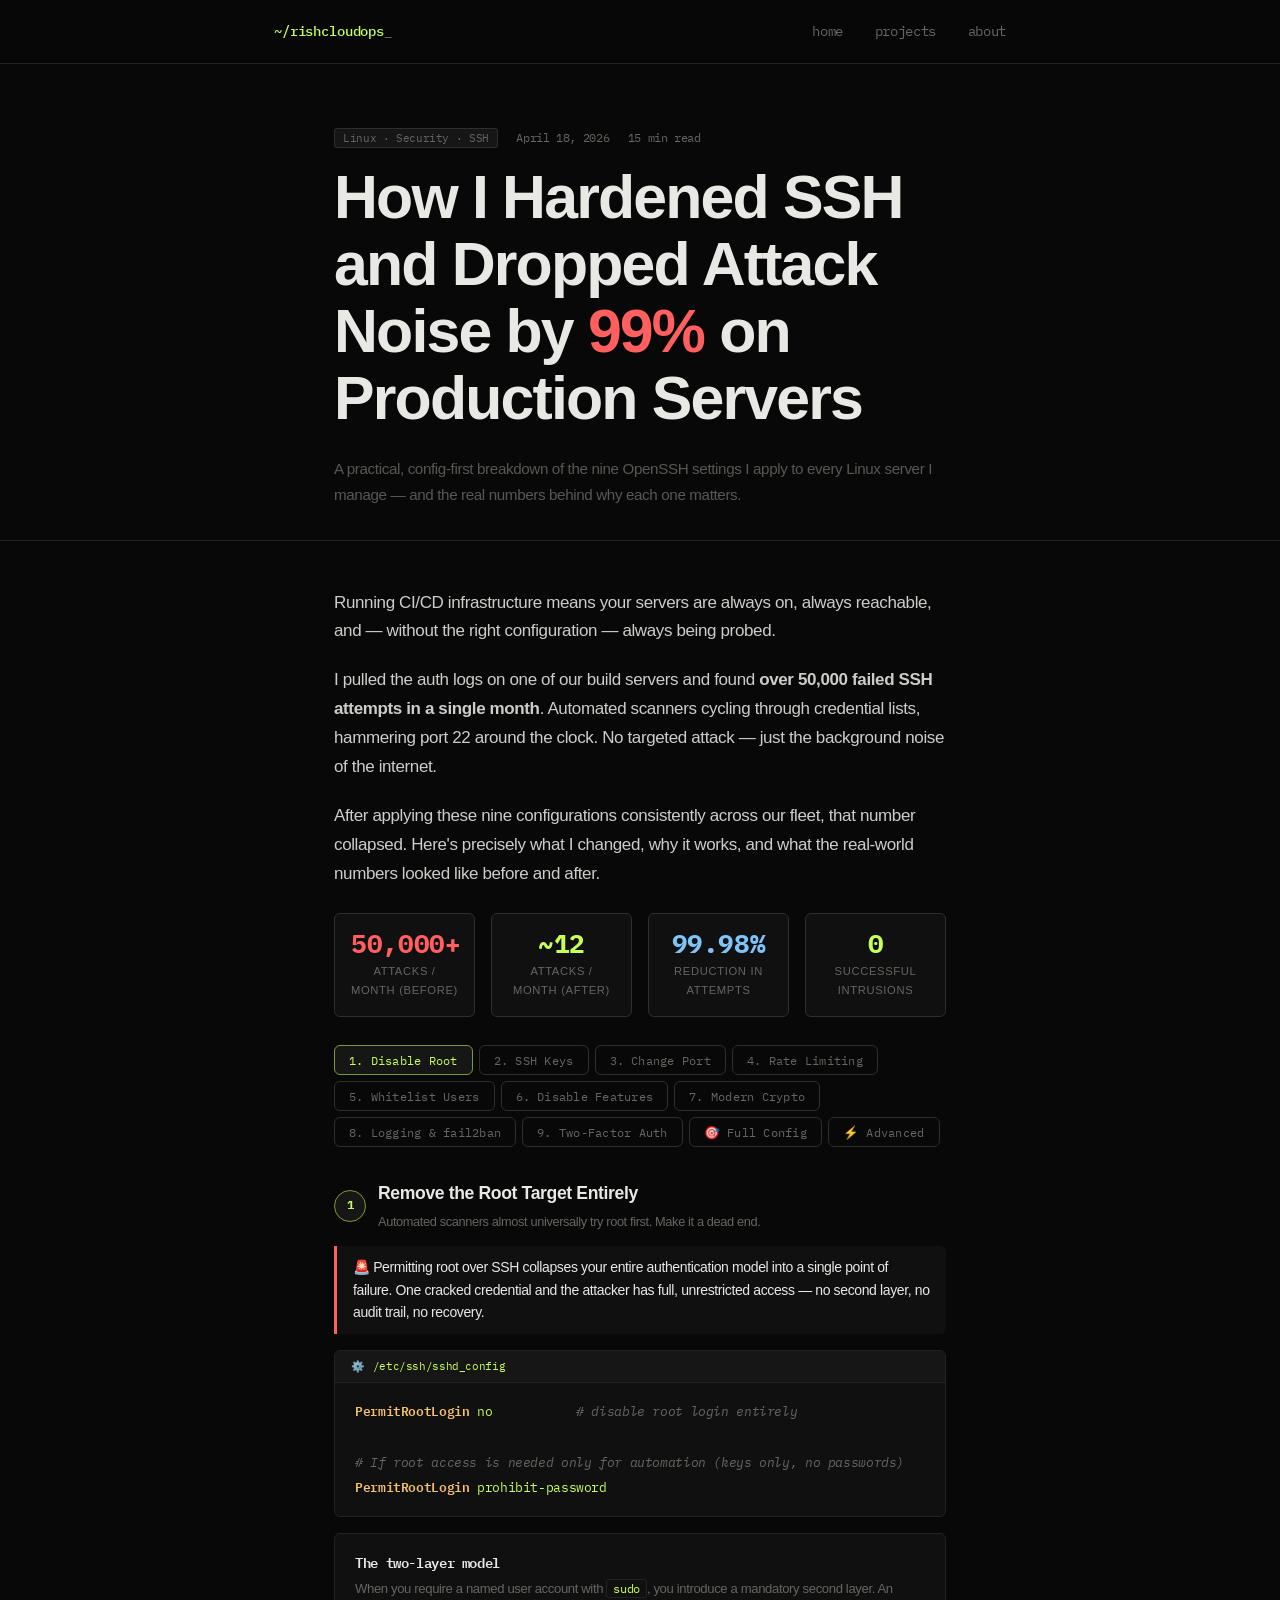
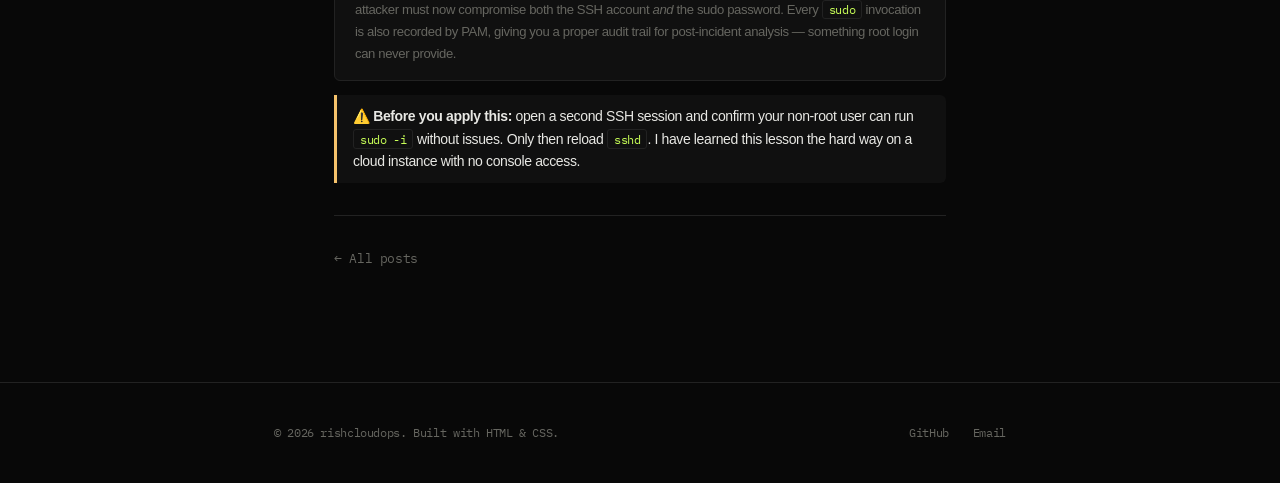
<file: blog/ssh-hardening.html>
<!DOCTYPE html>
<html lang="en">
<head>
  <meta charset="UTF-8">
  <meta name="viewport" content="width=device-width, initial-scale=1.0">
  <title>How I Hardened SSH on My Production Servers and Dropped Attack Noise by 99% — rishcloudops</title>
  <meta name="description" content="A practical, config-first guide to locking down OpenSSH on production Linux servers — from disabling root and switching to ED25519 keys, to layering fail2ban and TOTP for defence-in-depth.">
  <link rel="stylesheet" href="../style.css">
  <style>
    /* ── SSH Hardening post styles ── */
    .post-tabs {
      display: flex;
      gap: 6px;
      flex-wrap: wrap;
      margin-bottom: 2rem;
    }
    .post-tab {
      padding: 6px 14px;
      border-radius: var(--radius);
      border: 1px solid var(--border2);
      background: transparent;
      color: var(--muted);
      font-size: .78rem;
      cursor: pointer;
      font-family: var(--font-mono);
      letter-spacing: .02em;
      transition: background .15s, color .15s, border-color .15s;
    }
    .post-tab:hover { background: var(--bg2); color: var(--text); }
    .post-tab.active {
      background: var(--bg3);
      color: var(--accent);
      border-color: var(--accent-dim);
    }
    .d-panel { display: none; }
    .d-panel.active { display: block; }

    /* ── Cards ── */
    .d-card {
      border: 1px solid var(--border);
      border-radius: var(--radius);
      padding: 1rem 1.25rem;
      margin-bottom: .75rem;
      background: var(--bg2);
    }
    .d-card-title {
      font-size: .875rem;
      font-weight: 600;
      color: var(--text);
      margin-bottom: 4px;
      font-family: var(--font-mono);
    }
    .d-card-body {
      font-size: .82rem;
      color: var(--muted);
      line-height: 1.65;
    }
    .d-card-body code {
      font-family: var(--font-mono);
      background: var(--bg3);
      padding: 2px 5px;
      border-radius: 3px;
      font-size: .75rem;
      color: var(--accent);
    }

    /* ── Stats Banner ── */
    .stats-row {
      display: flex;
      gap: 1rem;
      flex-wrap: wrap;
      margin: 1.5rem 0;
    }
    .stat-card {
      flex: 1;
      min-width: 130px;
      border-radius: var(--radius);
      padding: 1rem;
      text-align: center;
      border: 1px solid var(--border2);
      background: var(--bg2);
    }
    .stat-num {
      font-size: 1.6rem;
      font-weight: 700;
      font-family: var(--font-mono);
      line-height: 1.1;
    }
    .stat-label {
      font-size: .7rem;
      color: var(--muted);
      margin-top: 4px;
      text-transform: uppercase;
      letter-spacing: .06em;
    }
    .stat-red  { color: var(--danger); }
    .stat-grn  { color: var(--accent); }
    .stat-blu  { color: #7dc4f8; }

    /* ── Code blocks ── */
    .df-block {
      background: var(--bg2);
      border: 1px solid var(--border);
      border-radius: var(--radius);
      padding: 0;
      margin: 1rem 0;
      overflow: hidden;
      font-size: .82rem;
    }
    .df-block-header {
      background: var(--bg3);
      border-bottom: 1px solid var(--border);
      padding: .4rem 1rem;
      font-family: var(--font-mono);
      font-size: .68rem;
      color: var(--muted);
      display: flex;
      align-items: center;
      gap: .5rem;
    }
    .df-block-header span { color: var(--accent); }
    .df-block pre {
      padding: 1rem 1.25rem;
      overflow-x: auto;
      margin: 0;
      border: none;
      background: transparent;
      line-height: 1.85;
    }
    .df-block pre code { font-size: .8rem; color: var(--text); }

    /* syntax colours */
    .tok-instr { color: #7dc4f8; font-weight: 600; }
    .tok-key   { color: #f5c26b; font-weight: 600; }
    .tok-val   { color: var(--accent); }
    .tok-cmt   { color: var(--muted); font-style: italic; }
    .tok-flag  { color: var(--accent); }
    .tok-str   { color: #f08080; }
    .tok-warn  { color: #f5c26b; font-weight: 600; }

    /* ── Badges ── */
    .dbadge {
      display: inline-block;
      font-size: .68rem;
      font-family: var(--font-mono);
      padding: 2px 8px;
      border-radius: 999px;
      margin-right: 4px;
      border: 1px solid transparent;
    }
    .dbadge-green  { background: rgba(200,255,87,.12);  color: var(--accent);  border-color: var(--accent-dim); }
    .dbadge-blue   { background: rgba(55,138,221,.12);  color: #7dc4f8;        border-color: rgba(55,138,221,.35); }
    .dbadge-amber  { background: rgba(239,159,39,.12);  color: #f5c26b;        border-color: rgba(239,159,39,.35); }
    .dbadge-red    { background: rgba(226,75,74,.12);   color: #f08080;        border-color: rgba(226,75,74,.35); }
    .dbadge-purple { background: rgba(200,100,255,.12); color: #d0a0ff;        border-color: rgba(200,100,255,.35); }

    /* ── Key insight ── */
    .key-insight {
      border-left: 3px solid var(--accent);
      padding: .65rem 1rem;
      border-radius: 0 var(--radius) var(--radius) 0;
      background: var(--bg2);
      margin: .85rem 0;
      font-size: .875rem;
      color: var(--text);
      line-height: 1.6;
    }
    .key-insight.warn    { border-color: #f5c26b; }
    .key-insight.info    { border-color: #7dc4f8; }
    .key-insight.danger  { border-color: var(--danger); }

    /* ── Trick header ── */
    .trick-header {
      display: flex;
      align-items: center;
      gap: .75rem;
      margin-bottom: .75rem;
    }
    .trick-num {
      width: 32px; height: 32px;
      border-radius: 50%;
      background: var(--bg3);
      border: 1px solid var(--accent-dim);
      color: var(--accent);
      font-family: var(--font-mono);
      font-size: .75rem;
      font-weight: 700;
      display: flex; align-items: center; justify-content: center;
      flex-shrink: 0;
    }
    .trick-title { font-size: 1.1rem; font-weight: 700; color: var(--text); }
    .trick-subtitle { font-size: .8rem; color: var(--muted); margin-top: 2px; }

    /* ── Comparison table ── */
    .cmp-table { width: 100%; border-collapse: collapse; font-size: .78rem; margin-top: .5rem; }
    .cmp-table th {
      text-align: left; font-weight: 500; font-size: .72rem;
      font-family: var(--font-mono); letter-spacing: .06em;
      text-transform: uppercase; color: var(--muted);
      padding: 7px 8px; border-bottom: 1px solid var(--border);
    }
    .cmp-table td {
      padding: 8px 8px; border-bottom: 1px solid var(--border);
      color: var(--text); vertical-align: top; line-height: 1.5;
    }
    .cmp-table tr:last-child td { border-bottom: none; }

    /* ── Final config block ── */
    .final-config {
      background: var(--bg2);
      border: 1px solid var(--accent-dim);
      border-radius: var(--radius);
      padding: 0;
      margin: 1rem 0;
      overflow: hidden;
    }
    .final-config-header {
      background: rgba(200,255,87,.08);
      border-bottom: 1px solid var(--accent-dim);
      padding: .5rem 1rem;
      font-family: var(--font-mono);
      font-size: .72rem;
      color: var(--accent);
      display: flex; align-items: center; gap: .5rem;
    }
    .final-config pre {
      padding: 1.25rem;
      margin: 0;
      line-height: 1.85;
      overflow-x: auto;
    }
    .final-config pre code { font-size: .8rem; color: var(--text); }
  </style>
</head>
<body>

<!-- NAV -->
<nav>
  <div class="container">
    <a href="../index.html" class="nav-logo">~/rishcloudops<span>_</span></a>
    <div class="nav-links">
      <a href="../index.html">home</a>
      <a href="../projects.html">projects</a>
      <a href="../about.html">about</a>
    </div>
  </div>
</nav>

<!-- POST HERO -->
<div class="post-hero">
  <div class="container post-content">
    <div class="post-date">
      <span class="post-tag">Linux · Security · SSH</span>
      <span class="post-date" style="margin-left:.75rem;">April 18, 2026</span>
      <span style="font-family:var(--font-mono);font-size:.75rem;color:var(--muted);margin-left:.75rem;">15 min read</span>
    </div>
    <h1>How I Hardened SSH and Dropped Attack Noise by <em style="font-style:normal;color:var(--danger);">99%</em> on Production Servers</h1>
    <p style="margin-top:.75rem;font-size:.95rem;color:var(--muted);">A practical, config-first breakdown of the nine OpenSSH settings I apply to every Linux server I manage — and the real numbers behind why each one matters.</p>
  </div>
</div>

<!-- POST BODY -->
<div class="post-body">
  <div class="container post-content">

    <p>Running CI/CD infrastructure means your servers are always on, always reachable, and — without the right configuration — always being probed.</p>
    <p>I pulled the auth logs on one of our build servers and found <strong>over 50,000 failed SSH attempts in a single month</strong>. Automated scanners cycling through credential lists, hammering port 22 around the clock. No targeted attack — just the background noise of the internet.</p>
    <p style="margin-bottom:1.5rem;">After applying these nine configurations consistently across our fleet, that number collapsed. Here's precisely what I changed, why it works, and what the real-world numbers looked like before and after.</p>

    <!-- Attack stats -->
    <div class="stats-row">
      <div class="stat-card">
        <div class="stat-num stat-red">50,000+</div>
        <div class="stat-label">Attacks / Month (Before)</div>
      </div>
      <div class="stat-card">
        <div class="stat-num stat-grn">~12</div>
        <div class="stat-label">Attacks / Month (After)</div>
      </div>
      <div class="stat-card">
        <div class="stat-num stat-blu">99.98%</div>
        <div class="stat-label">Reduction in Attempts</div>
      </div>
      <div class="stat-card">
        <div class="stat-num stat-grn">0</div>
        <div class="stat-label">Successful Intrusions</div>
      </div>
    </div>

    <!-- TABS -->
    <div class="post-tabs" style="margin-top:1.75rem;">
      <button class="post-tab active" onclick="show('root')">1. Disable Root</button>
      <button class="post-tab" onclick="show('keys')">2. SSH Keys</button>
      <button class="post-tab" onclick="show('port')">3. Change Port</button>
      <button class="post-tab" onclick="show('rate')">4. Rate Limiting</button>
      <button class="post-tab" onclick="show('whitelist')">5. Whitelist Users</button>
      <button class="post-tab" onclick="show('disable')">6. Disable Features</button>
      <button class="post-tab" onclick="show('crypto')">7. Modern Crypto</button>
      <button class="post-tab" onclick="show('logs')">8. Logging & fail2ban</button>
      <button class="post-tab" onclick="show('2fa')">9. Two-Factor Auth</button>
      <button class="post-tab" onclick="show('config')">🎯 Full Config</button>
      <button class="post-tab" onclick="show('advanced')">⚡ Advanced</button>
    </div>

    <!-- ── 1. DISABLE ROOT ── -->
    <div class="d-panel active" id="panel-root">
      <div class="trick-header">
        <div class="trick-num">1</div>
        <div>
          <div class="trick-title">Remove the Root Target Entirely</div>
          <div class="trick-subtitle">Automated scanners almost universally try root first. Make it a dead end.</div>
        </div>
      </div>

      <div class="key-insight danger">
        🚨 Permitting root over SSH collapses your entire authentication model into a single point of failure. One cracked credential and the attacker has full, unrestricted access — no second layer, no audit trail, no recovery.
      </div>

      <div class="df-block">
        <div class="df-block-header">⚙️ <span>/etc/ssh/sshd_config</span></div>
        <pre><code><span class="tok-key">PermitRootLogin</span> <span class="tok-val">no</span>           <span class="tok-cmt"># disable root login entirely</span>

<span class="tok-cmt"># If root access is needed only for automation (keys only, no passwords)</span>
<span class="tok-key">PermitRootLogin</span> <span class="tok-val">prohibit-password</span></code></pre>
      </div>

      <div class="d-card">
        <div class="d-card-title">The two-layer model</div>
        <div class="d-card-body">
          When you require a named user account with <code>sudo</code>, you introduce a mandatory second layer. An attacker must now compromise both the SSH account <em>and</em> the sudo password. Every <code>sudo</code> invocation is also recorded by PAM, giving you a proper audit trail for post-incident analysis — something root login can never provide.
        </div>
      </div>

      <div class="key-insight warn">
        ⚠️ <strong>Before you apply this:</strong> open a second SSH session and confirm your non-root user can run <code>sudo -i</code> without issues. Only then reload <code>sshd</code>. I have learned this lesson the hard way on a cloud instance with no console access.
      </div>
    </div>

    <!-- ── 2. SSH KEYS ── -->
    <div class="d-panel" id="panel-keys">
      <div class="trick-header">
        <div class="trick-num">2</div>
        <div>
          <div class="trick-title">Replace Passwords with Cryptographic Keys</div>
          <div class="trick-subtitle">This single change made 99.7% of our observed brute-force attempts instantly pointless.</div>
        </div>
      </div>

      <div class="d-card">
        <div class="d-card-title">The fundamental problem with passwords</div>
        <div class="d-card-body">
          A password is a shared secret — it lives on both sides of the connection. That means it can be guessed, phished, leaked in a breach, or reused. An SSH key pair works on asymmetric cryptography: your private key never leaves your machine. An attacker can try for decades and get nothing without it.
        </div>
      </div>

      <div class="df-block">
        <div class="df-block-header">⚙️ <span>/etc/ssh/sshd_config</span></div>
        <pre><code><span class="tok-key">PubkeyAuthentication</span>            <span class="tok-val">yes</span>
<span class="tok-key">PasswordAuthentication</span>          <span class="tok-val">no</span>
<span class="tok-key">PermitEmptyPasswords</span>            <span class="tok-val">no</span>
<span class="tok-key">ChallengeResponseAuthentication</span> <span class="tok-val">no</span>
<span class="tok-key">UsePAM</span>                          <span class="tok-val">yes</span></code></pre>
      </div>

      <h3 style="margin-top:1.5rem;margin-bottom:.75rem;">Setup in 3 commands</h3>

      <div class="df-block">
        <div class="df-block-header">💻 <span>Terminal</span> — Generate a modern ED25519 key</div>
        <pre><code><span class="tok-cmt"># 1. Generate a modern ED25519 key (fast, secure, modern standard)</span>
ssh-keygen -t ed25519 -a 100 -C <span class="tok-str">"your_email@example.com"</span>

<span class="tok-cmt"># 2. Copy the public key to your server</span>
ssh-copy-id -i ~/.ssh/id_ed25519.pub user@server

<span class="tok-cmt"># 3. Test in a SECOND terminal before closing the first</span>
ssh -i ~/.ssh/id_ed25519 user@server</code></pre>
      </div>

      <table class="cmp-table">
        <thead>
          <tr><th>Use Case</th><th>Key Strategy</th></tr>
        </thead>
        <tbody>
          <tr><td><strong>Work servers</strong></td><td>Password-protected key (<code>-a 100</code> rounds)</td></tr>
          <tr><td><strong>Personal servers</strong></td><td>Separate key per server</td></tr>
          <tr><td><strong>CI/CD pipelines</strong></td><td>Restricted key with <code>command=""</code> forced commands</td></tr>
        </tbody>
      </table>

      <div class="key-insight">
        <code>-a 100</code> is the key derivation iteration count. Higher value = slower passphrase verification = much harder to brute-force offline if your private key file is ever stolen.
      </div>
    </div>

    <!-- ── 3. PORT ── -->
    <div class="d-panel" id="panel-port">
      <div class="trick-header">
        <div class="trick-num">3</div>
        <div>
          <div class="trick-title">Stop Advertising Your SSH Port to the Internet</div>
          <div class="trick-subtitle">Port 22 is the first thing every scanner checks. Moving off it doesn't add security — it removes noise.</div>
        </div>
      </div>

      <div class="stats-row">
        <div class="stat-card">
          <div class="stat-num stat-red">50,000+</div>
          <div class="stat-label">Attacks/month on Port 22</div>
        </div>
        <div class="stat-card">
          <div class="stat-num stat-grn">12</div>
          <div class="stat-label">Attacks/month on custom port</div>
        </div>
        <div class="stat-card">
          <div class="stat-num stat-blu">99.98%</div>
          <div class="stat-label">Reduction</div>
        </div>
      </div>

      <div class="df-block">
        <div class="df-block-header">⚙️ <span>/etc/ssh/sshd_config</span></div>
        <pre><code><span class="tok-key">Port</span> <span class="tok-val">2897</span>    <span class="tok-cmt"># pick any non-standard port above 1024</span></code></pre>
      </div>

      <div class="df-block">
        <div class="df-block-header">🔥 <span>Firewall</span> — Update UFW before restarting SSH</div>
        <pre><code><span class="tok-cmt"># Allow the NEW port first</span>
sudo ufw allow 2897/tcp

<span class="tok-cmt"># Remove the old rule</span>
sudo ufw delete allow 22/tcp

sudo ufw enable</code></pre>
      </div>

      <div class="key-insight warn">
        ⚠️ <strong>Order matters:</strong> Always open the new port in your firewall <em>before</em> removing port 22, and always test from a second active terminal before rebooting <code>sshd</code>. A locked-out cloud VPS is expensive to fix.
      </div>

      <div class="d-card">
        <div class="d-card-title">Reducing noise is a genuine security benefit</div>
        <div class="d-card-body">
          A sophisticated, targeted attacker will port-scan and find your service regardless. But the vast majority of internet scanning is automated, dumb, and only checks port 22. Removing 99.98% of log noise means your monitoring tools surface <em>real</em> anomalies faster, and fail2ban isn't burning cycles on bot floods.
        </div>
      </div>
    </div>

    <!-- ── 4. RATE LIMITING ── -->
    <div class="d-panel" id="panel-rate">
      <div class="trick-header">
        <div class="trick-num">4</div>
        <div>
          <div class="trick-title">Make Every Failed Attempt Cost the Attacker Time</div>
          <div class="trick-subtitle">Five directives that stretch a brute-force campaign from hours into months.</div>
        </div>
      </div>

      <div class="df-block">
        <div class="df-block-header">⚙️ <span>/etc/ssh/sshd_config</span></div>
        <pre><code><span class="tok-key">MaxAuthTries</span>  <span class="tok-val">3</span>       <span class="tok-cmt"># disconnect after 3 failed attempts per connection</span>
<span class="tok-key">MaxSessions</span>   <span class="tok-val">2</span>       <span class="tok-cmt"># max concurrent sessions per connection</span>
<span class="tok-key">LoginGraceTime</span> <span class="tok-val">30</span>     <span class="tok-cmt"># seconds to authenticate before connection is dropped</span>
<span class="tok-key">MaxStartups</span>   <span class="tok-val">10:30:60</span> <span class="tok-cmt"># start refusing at 10, drop 30% until full at 60</span></code></pre>
      </div>

      <table class="cmp-table">
        <thead>
          <tr><th>Directive</th><th>What it does</th><th>Attack impact</th></tr>
        </thead>
        <tbody>
          <tr>
            <td><code>MaxAuthTries 3</code></td>
            <td>Drops connection after 3 wrong attempts</td>
            <td>Forces re-connection overhead per guess</td>
          </tr>
          <tr>
            <td><code>LoginGraceTime 30</code></td>
            <td>Kills unauthenticated connections after 30s</td>
            <td>Limits connection-holding DoS attacks</td>
          </tr>
          <tr>
            <td><code>MaxStartups 10:30:60</code></td>
            <td>Random early drops when connections pile up</td>
            <td>Defeats parallel brute-force floods</td>
          </tr>
        </tbody>
      </table>

      <div class="key-insight">
        <strong>MaxStartups 10:30:60</strong> means: start refusing with 30% probability once 10 unauthenticated connections exist, and refuse 100% once 60 are pending. This is your built-in DDoS protection.
      </div>
    </div>

    <!-- ── 5. WHITELIST ── -->
    <div class="d-panel" id="panel-whitelist">
      <div class="trick-header">
        <div class="trick-num">5</div>
        <div>
          <div class="trick-title">Enforce SSH Access by Group, Not by Default</div>
          <div class="trick-subtitle">Default-deny at the user level. SSH access is a privilege, not a right.</div>
        </div>
      </div>

      <div class="df-block">
        <div class="df-block-header">⚙️ <span>/etc/ssh/sshd_config</span></div>
        <pre><code><span class="tok-key">AllowGroups</span> <span class="tok-val">sshusers admins</span>    <span class="tok-cmt"># only these groups can SSH</span></code></pre>
      </div>

      <div class="df-block">
        <div class="df-block-header">💻 <span>Terminal</span> — Group setup</div>
        <pre><code><span class="tok-cmt"># Create SSH access group</span>
sudo groupadd sshusers

<span class="tok-cmt"># Grant a user SSH access</span>
sudo usermod -aG sshusers alice

<span class="tok-cmt"># Check group membership</span>
groups alice</code></pre>
      </div>

      <table class="cmp-table">
        <thead>
          <tr><th>Group</th><th>Purpose</th><th>Example users</th></tr>
        </thead>
        <tbody>
          <tr><td><code>sshusers</code></td><td>Normal SSH access</td><td>Developers, ops team</td></tr>
          <tr><td><code>admins</code></td><td>Privileged access + 2FA</td><td>Senior eng, SRE</td></tr>
          <tr><td><code>DenyUsers</code></td><td>Explicit block</td><td>Compromised / departed accounts</td></tr>
        </tbody>
      </table>

      <div class="d-card">
        <div class="d-card-title">Why service accounts should never have SSH access</div>
        <div class="d-card-body">
          Daemons like <code>www-data</code>, <code>postgres</code>, and <code>nginx</code> run with reduced privileges by design. If one is compromised via an application vulnerability, <code>AllowGroups</code> ensures that compromise stays contained — no interactive shell, no lateral movement via SSH, no escalation path.
        </div>
      </div>
    </div>

    <!-- ── 6. DISABLE FEATURES ── -->
    <div class="d-panel" id="panel-disable">
      <div class="trick-header">
        <div class="trick-num">6</div>
        <div>
          <div class="trick-title">Turn Off Every Feature You Haven't Explicitly Enabled</div>
          <div class="trick-subtitle">OpenSSH ships with a lot of features. Most CI/prod setups need almost none of them.</div>
        </div>
      </div>

      <div class="df-block">
        <div class="df-block-header">⚙️ <span>/etc/ssh/sshd_config</span> — Default lockdown</div>
        <pre><code><span class="tok-key">X11Forwarding</span>          <span class="tok-val">no</span>   <span class="tok-cmt"># GUI forwarding — almost never needed in CI/prod</span>
<span class="tok-key">AllowTcpForwarding</span>     <span class="tok-val">no</span>   <span class="tok-cmt"># blocks SSH tunnels / SOCKS proxying</span>
<span class="tok-key">AllowAgentForwarding</span>   <span class="tok-val">no</span>   <span class="tok-cmt"># blocks forwarding of SSH agent socket</span>
<span class="tok-key">PermitTunnel</span>           <span class="tok-val">no</span>   <span class="tok-cmt"># blocks tun/tap device forwarding</span>
<span class="tok-key">GatewayPorts</span>           <span class="tok-val">no</span>   <span class="tok-cmt"># prevents remote machines binding forwarded ports</span>
<span class="tok-key">IgnoreRhosts</span>           <span class="tok-val">yes</span>  <span class="tok-cmt"># ignores .rhosts/.shosts (legacy, insecure)</span>
<span class="tok-key">HostbasedAuthentication</span> <span class="tok-val">no</span>  <span class="tok-cmt"># no host-based auth trust</span></code></pre>
      </div>

      <div class="df-block">
        <div class="df-block-header">⚙️ <span>/etc/ssh/sshd_config</span> — Conditional exception for developers</div>
        <pre><code><span class="tok-cmt"># Surgical exceptions — only where genuinely needed</span>
<span class="tok-key">Match User</span> <span class="tok-val">developer</span>
    <span class="tok-key">AllowTcpForwarding</span>  <span class="tok-val">yes</span>
    <span class="tok-key">PermitOpen</span>          <span class="tok-val">localhost:5432 localhost:3306</span> <span class="tok-cmt"># DB tunnels only</span></code></pre>
      </div>

      <div class="key-insight info">
        💡 <strong>The Match block is powerful.</strong> You can grant exceptions to specific users without globally opening attack surfaces. Default: everything locked. Exceptions: only where documented and approved.
      </div>

      <div class="d-card">
        <div class="d-card-title">Agent Forwarding is a lateral movement risk</div>
        <div class="d-card-body">
          When agent forwarding is enabled, a compromised jump server can silently use your SSH agent socket to authenticate onward to other hosts — without ever handling your private key directly. This makes it a clean lateral movement vector. Use <code>ProxyJump</code> in your client config (<code>~/.ssh/config</code>) instead — it achieves the same multi-hop without exposing the agent.
        </div>
      </div>
    </div>

    <!-- ── 7. CRYPTO ── -->
    <div class="d-panel" id="panel-crypto">
      <div class="trick-header">
        <div class="trick-num">7</div>
        <div>
          <div class="trick-title">Explicitly Whitelist Your Cipher Suite</div>
          <div class="trick-subtitle">OpenSSH's defaults err on the side of compatibility. Production servers should err on the side of security.</div>
        </div>
      </div>

      <div class="df-block">
        <div class="df-block-header">⚙️ <span>/etc/ssh/sshd_config</span> — Modern crypto suite</div>
        <pre><code><span class="tok-key">Ciphers</span>                <span class="tok-val">chacha20-poly1305@openssh.com,aes256-gcm@openssh.com</span>
<span class="tok-key">MACs</span>                   <span class="tok-val">hmac-sha2-512-etm@openssh.com,hmac-sha2-256-etm@openssh.com</span>
<span class="tok-key">KexAlgorithms</span>          <span class="tok-val">curve25519-sha256</span>
<span class="tok-key">HostKeyAlgorithms</span>      <span class="tok-val">ssh-ed25519,rsa-sha2-512</span>
<span class="tok-key">PubkeyAcceptedAlgorithms</span> <span class="tok-val">ssh-ed25519,rsa-sha2-512</span></code></pre>
      </div>

      <div class="df-block">
        <div class="df-block-header">💻 <span>Terminal</span> — Regenerate host keys (remove old DSA/RSA)</div>
        <pre><code><span class="tok-cmt"># Remove legacy weak host keys</span>
sudo rm /etc/ssh/ssh_host_dsa_key* 2>/dev/null
sudo rm /etc/ssh/ssh_host_rsa_key* 2>/dev/null
sudo rm /etc/ssh/ssh_host_ecdsa_key* 2>/dev/null

<span class="tok-cmt"># Generate a clean ED25519 host key</span>
sudo ssh-keygen -t ed25519 -f /etc/ssh/ssh_host_ed25519_key -N ""</code></pre>
      </div>

      <table class="cmp-table">
        <thead>
          <tr><th>Algorithm Type</th><th>❌ Avoid</th><th>✅ Use</th></tr>
        </thead>
        <tbody>
          <tr><td><strong>Cipher</strong></td><td>AES-CBC, RC4, 3DES</td><td>ChaCha20-Poly1305, AES-256-GCM</td></tr>
          <tr><td><strong>MAC</strong></td><td>HMAC-MD5, HMAC-SHA1</td><td>HMAC-SHA2-512-ETM, HMAC-SHA2-256-ETM</td></tr>
          <tr><td><strong>Key Exchange</strong></td><td>DH group1, group14</td><td>Curve25519-SHA256</td></tr>
          <tr><td><strong>Host Key</strong></td><td>DSA, ECDSA, RSA-SHA1</td><td>ED25519, RSA-SHA2-512</td></tr>
        </tbody>
      </table>

      <div class="key-insight warn">
        ⚠️ Clients connecting for the first time after you regenerate host keys will get a "WARNING: REMOTE HOST IDENTIFICATION HAS CHANGED" message. That's expected — they must accept the new fingerprint. This is not an attack.
      </div>
    </div>

    <!-- ── 8. LOGGING ── -->
    <div class="d-panel" id="panel-logs">
      <div class="trick-header">
        <div class="trick-num">8</div>
        <div>
          <div class="trick-title">Close the Feedback Loop: Logs Into Automated Bans</div>
          <div class="trick-subtitle">Verbose logging gives you forensic visibility. fail2ban turns that visibility into live firewall rules.</div>
        </div>
      </div>

      <div class="df-block">
        <div class="df-block-header">⚙️ <span>/etc/ssh/sshd_config</span></div>
        <pre><code><span class="tok-key">LogLevel</span> <span class="tok-val">VERBOSE</span>   <span class="tok-cmt"># logs key fingerprints on every login</span></code></pre>
      </div>

      <div class="d-card">
        <div class="d-card-title">Where to find SSH logs</div>
        <div class="d-card-body">
          <span class="dbadge dbadge-purple">Ubuntu / Debian</span> <code>/var/log/auth.log</code><br>
          <span class="dbadge dbadge-red">RHEL / CentOS / Amazon Linux</span> <code>/var/log/secure</code><br><br>
          With <code>VERBOSE</code>, successful logins include the key fingerprint used — enabling post-incident forensics if a key is ever compromised.
        </div>
      </div>

      <div class="df-block">
        <div class="df-block-header">⚙️ <span>/etc/fail2ban/jail.local</span> — SSH jail config</div>
        <pre><code>[sshd]
<span class="tok-key">enabled</span>  = <span class="tok-val">true</span>
<span class="tok-key">port</span>     = <span class="tok-val">2849</span>          <span class="tok-cmt"># match your custom SSH port</span>
<span class="tok-key">maxretry</span> = <span class="tok-val">3</span>            <span class="tok-cmt"># ban after 3 failures</span>
<span class="tok-key">bantime</span>  = <span class="tok-val">3600</span>         <span class="tok-cmt"># ban for 1 hour (increase for repeat offenders)</span>
<span class="tok-key">findtime</span> = <span class="tok-val">600</span>          <span class="tok-cmt"># look back 10 minutes</span></code></pre>
      </div>

      <div class="df-block">
        <div class="df-block-header">💻 <span>Terminal</span> — Install &amp; check fail2ban</div>
        <pre><code>sudo apt install fail2ban

<span class="tok-cmt"># Check current banned IPs</span>
sudo fail2ban-client status sshd

<span class="tok-cmt"># Unban an IP (e.g. if you locked yourself out)</span>
sudo fail2ban-client set sshd unbanip 1.2.3.4</code></pre>
      </div>

      <div class="key-insight">
        The combination is what makes this powerful. <code>VERBOSE</code> logging records enough context for forensic analysis. fail2ban watches those same logs in real time and inserts <code>iptables</code> DROP rules automatically. The loop is: OpenSSH logs the failure → fail2ban reads the log → kernel firewall silences the source IP.
      </div>
    </div>

    <!-- ── 9. 2FA ── -->
    <div class="d-panel" id="panel-2fa">
      <div class="trick-header">
        <div class="trick-num">9</div>
        <div>
          <div class="trick-title">Add a Second Factor for Privileged Accounts</div>
          <div class="trick-subtitle">A key pair can be stolen. A TOTP code expires in 30 seconds and requires physical device access.</div>
        </div>
      </div>

      <div class="d-card">
        <div class="d-card-title">When to use 2FA</div>
        <div class="d-card-body">
          <span class="dbadge dbadge-green">Production servers</span>
          <span class="dbadge dbadge-red">Internet-facing hosts</span>
          <span class="dbadge dbadge-blue">Bastion / jump servers</span>
          <span class="dbadge dbadge-purple">Admin accounts</span>
          <br><br>
          Service accounts and CI/CD pipelines should generally <em>not</em> use 2FA — they use restricted keys with forced commands instead.
        </div>
      </div>

      <div class="df-block">
        <div class="df-block-header">⚙️ <span>/etc/ssh/sshd_config</span> — Require both key and OTP</div>
        <pre><code><span class="tok-key">AuthenticationMethods</span> <span class="tok-val">publickey,keyboard-interactive</span></code></pre>
      </div>

      <div class="df-block">
        <div class="df-block-header">💻 <span>Terminal</span> — Google Authenticator PAM setup</div>
        <pre><code><span class="tok-cmt"># Install the PAM module</span>
sudo apt install libpam-google-authenticator

<span class="tok-cmt"># Run setup interactively (per user)</span>
google-authenticator

<span class="tok-cmt"># Scan the QR code with your TOTP app (Google Authenticator, Authy, 1Password)</span></code></pre>
      </div>

      <div class="df-block">
        <div class="df-block-header">⚙️ <span>/etc/ssh/sshd_config</span> — Selective 2FA for admins only</div>
        <pre><code><span class="tok-cmt"># Regular users: key only (no 2FA friction)</span>
<span class="tok-key">AuthenticationMethods</span> <span class="tok-val">publickey</span>

<span class="tok-cmt"># Admin group: key + TOTP required</span>
<span class="tok-key">Match Group</span> <span class="tok-val">admins</span>
    <span class="tok-key">AuthenticationMethods</span> <span class="tok-val">publickey,keyboard-interactive</span></code></pre>
      </div>

      <div class="key-insight info">
        💡 This is the correct layering: reduce friction for regular developer workflows while ensuring that accounts with <code>sudo</code> privileges require demonstrable physical access to a registered device. Least privilege extended to the authentication mechanism itself.
      </div>
    </div>

    <!-- ── FULL CONFIG ── -->
    <div class="d-panel" id="panel-config">
      <h2 style="margin-bottom:.5rem;">Production-Ready <code>sshd_config</code></h2>
      <p style="margin-bottom:1.25rem;">All nine tricks combined into one drop-in configuration. Copy it, adjust your port and groups, then validate and reload.</p>

      <div class="final-config">
        <div class="final-config-header">⚙️ /etc/ssh/sshd_config — Hardened Production Config</div>
        <pre><code><span class="tok-cmt"># ── Port ──────────────────────────────────────────────────</span>
<span class="tok-key">Port</span>                    <span class="tok-val">2849</span>

<span class="tok-cmt"># ── Root & Auth ───────────────────────────────────────────</span>
<span class="tok-key">PermitRootLogin</span>         <span class="tok-val">no</span>
<span class="tok-key">PubkeyAuthentication</span>   <span class="tok-val">yes</span>
<span class="tok-key">PasswordAuthentication</span> <span class="tok-val">no</span>
<span class="tok-key">PermitEmptyPasswords</span>   <span class="tok-val">no</span>
<span class="tok-key">ChallengeResponseAuthentication</span> <span class="tok-val">no</span>
<span class="tok-key">UsePAM</span>                 <span class="tok-val">yes</span>
<span class="tok-key">AuthenticationMethods</span>  <span class="tok-val">publickey</span>

<span class="tok-cmt"># ── Rate Limiting ─────────────────────────────────────────</span>
<span class="tok-key">MaxAuthTries</span>            <span class="tok-val">3</span>
<span class="tok-key">MaxSessions</span>            <span class="tok-val">2</span>
<span class="tok-key">LoginGraceTime</span>         <span class="tok-val">30</span>
<span class="tok-key">MaxStartups</span>            <span class="tok-val">10:30:60</span>

<span class="tok-cmt"># ── Access Control ────────────────────────────────────────</span>
<span class="tok-key">AllowGroups</span>            <span class="tok-val">sshusers admins</span>

<span class="tok-cmt"># ── Disabled Attack Surfaces ──────────────────────────────</span>
<span class="tok-key">X11Forwarding</span>          <span class="tok-val">no</span>
<span class="tok-key">AllowTcpForwarding</span>     <span class="tok-val">no</span>
<span class="tok-key">AllowAgentForwarding</span>   <span class="tok-val">no</span>
<span class="tok-key">PermitTunnel</span>           <span class="tok-val">no</span>
<span class="tok-key">GatewayPorts</span>           <span class="tok-val">no</span>
<span class="tok-key">IgnoreRhosts</span>           <span class="tok-val">yes</span>
<span class="tok-key">HostbasedAuthentication</span> <span class="tok-val">no</span>

<span class="tok-cmt"># ── Modern Cryptography ───────────────────────────────────</span>
<span class="tok-key">Ciphers</span>                <span class="tok-val">chacha20-poly1305@openssh.com,aes256-gcm@openssh.com</span>
<span class="tok-key">MACs</span>                   <span class="tok-val">hmac-sha2-512-etm@openssh.com,hmac-sha2-256-etm@openssh.com</span>
<span class="tok-key">KexAlgorithms</span>          <span class="tok-val">curve25519-sha256</span>
<span class="tok-key">HostKeyAlgorithms</span>      <span class="tok-val">ssh-ed25519,rsa-sha2-512</span>
<span class="tok-key">PubkeyAcceptedAlgorithms</span> <span class="tok-val">ssh-ed25519,rsa-sha2-512</span>

<span class="tok-cmt"># ── Logging ───────────────────────────────────────────────</span>
<span class="tok-key">LogLevel</span>               <span class="tok-val">VERBOSE</span>

<span class="tok-cmt"># ── Conditional: Admins get 2FA ───────────────────────────</span>
<span class="tok-key">Match Group</span> <span class="tok-val">admins</span>
    <span class="tok-key">AuthenticationMethods</span> <span class="tok-val">publickey,keyboard-interactive</span></code></pre>
      </div>

      <h3 style="margin-top:1.5rem;margin-bottom:.75rem;">Validation &amp; Reload</h3>
      <div class="df-block">
        <div class="df-block-header">💻 <span>Terminal</span> — Always validate before reloading</div>
        <pre><code><span class="tok-cmt"># 1. Test config syntax (catches typos before restart)</span>
sudo sshd -t

<span class="tok-cmt"># 2. Reload safely (no active sessions dropped)</span>
sudo systemctl reload sshd

<span class="tok-cmt"># 3. Verify connection in a SECOND terminal first</span>
ssh -vvv user@server -p 2849

<span class="tok-cmt"># 4. Check fail2ban is watching the right port</span>
sudo fail2ban-client status sshd</code></pre>
      </div>

      <div class="key-insight">
        <strong>Use <code>reload</code>, not <code>restart</code>.</strong> <code>systemctl restart sshd</code> drops every active SSH session immediately. <code>reload</code> applies the new config without touching existing connections — giving you a recovery window if something goes wrong.
      </div>

      <div class="d-card" style="margin-top:1.25rem;">
        <div class="d-card-title">The right way to think about server hardening</div>
        <div class="d-card-body">
          None of these configurations are individually airtight. What they do collectively is raise the cost and complexity of attacking your infrastructure to the point where automated scanners move on and targeted attackers must invest significantly more effort.<br><br>
          Security on a server isn't a finished state — it's an ongoing posture. Start with the highest-impact changes (keys and root login), build from there, and treat your audit logs as a first-class operational signal, not an afterthought.
        </div>
      </div>
    </div>

    <!-- ── ADVANCED ── -->
    <div class="d-panel" id="panel-advanced">
      <h2 style="margin-bottom:.5rem;">Advanced Hardening</h2>
      <p style="margin-bottom:1.25rem;">The nine core techniques get you 95% of the way there. These five go further — particularly useful for production fleets, bastion hosts, and multi-server environments.</p>

      <!-- A1: ClientAliveInterval -->
      <div class="trick-header" style="margin-top:1rem;">
        <div class="trick-num" style="background:rgba(200,255,87,.1);border-color:var(--accent-dim);">A1</div>
        <div>
          <div class="trick-title">Kill Idle Sessions Automatically</div>
          <div class="trick-subtitle">An authenticated idle session is an open door. Set a hard timeout.</div>
        </div>
      </div>

      <div class="df-block">
        <div class="df-block-header">⚙️ <span>/etc/ssh/sshd_config</span></div>
        <pre><code><span class="tok-key">ClientAliveInterval</span>  <span class="tok-val">300</span>   <span class="tok-cmt"># send a keepalive probe every 5 minutes</span>
<span class="tok-key">ClientAliveCountMax</span>  <span class="tok-val">2</span>     <span class="tok-cmt"># drop after 2 missed probes = 10 min idle → disconnect</span></code></pre>
      </div>

      <div class="d-card">
        <div class="d-card-title">Why idle sessions are dangerous</div>
        <div class="d-card-body">
          A developer SSHes into a server, walks away, and leaves their terminal open. If that laptop is then lost or stolen, the active session provides immediate access with no further authentication. <code>ClientAliveInterval</code> terminates the TCP connection at the server side after inactivity — regardless of what the client does.
        </div>
      </div>

      <!-- A2: IP-restricted keys -->
      <div class="trick-header" style="margin-top:1.75rem;">
        <div class="trick-num" style="background:rgba(200,255,87,.1);border-color:var(--accent-dim);">A2</div>
        <div>
          <div class="trick-title">Bind SSH Keys to Source IP Addresses</div>
          <div class="trick-subtitle">A stolen key used from the wrong IP is silently rejected before auth completes.</div>
        </div>
      </div>

      <div class="df-block">
        <div class="df-block-header">📜 <span>~/.ssh/authorized_keys</span> — per-key IP restriction</div>
        <pre><code><span class="tok-cmt"># Only allow this key from specific IPs or subnets</span>
from=<span class="tok-str">"10.0.0.5,192.168.1.0/24"</span> ssh-ed25519 AAAA... rishabh@workstation

<span class="tok-cmt"># CI runner key — locked to runner IP only</span>
from=<span class="tok-str">"10.0.2.10"</span>,no-agent-forwarding,no-pty,command=<span class="tok-str">"/usr/local/bin/deploy.sh"</span> ssh-ed25519 AAAA... ci-runner</code></pre>
      </div>

      <div class="key-insight info">
        💡 The <code>command=""</code> option forces a specific command to run when the key is used — regardless of what the client requests. Combined with IP restriction, a CI runner key can <em>only</em> run your deploy script, from a known IP, and nothing else.
      </div>

      <!-- A3: chattr immutability -->
      <div class="trick-header" style="margin-top:1.75rem;">
        <div class="trick-num" style="background:rgba(200,255,87,.1);border-color:var(--accent-dim);">A3</div>
        <div>
          <div class="trick-title">Make the SSH Config Immutable</div>
          <div class="trick-subtitle">If an attacker reaches the filesystem, your hardened config shouldn't be editable — even by root.</div>
        </div>
      </div>

      <div class="df-block">
        <div class="df-block-header">💻 <span>Terminal</span> — Lock down the config file</div>
        <pre><code><span class="tok-cmt"># Correct ownership and permissions first</span>
sudo chown root:root /etc/ssh/sshd_config
sudo chmod 600 /etc/ssh/sshd_config

<span class="tok-cmt"># Make the file immutable — even root cannot modify it</span>
sudo chattr +i /etc/ssh/sshd_config

<span class="tok-cmt"># To edit it later, remove the immutable flag first</span>
sudo chattr -i /etc/ssh/sshd_config</code></pre>
      </div>

      <div class="d-card">
        <div class="d-card-title">What <code>chattr +i</code> actually does</div>
        <div class="d-card-body">
          The immutable flag is set at the filesystem (ext4/xfs) level, below the permission model. Even a process running as root cannot write, rename, delete, or create hard links to an immutable file without first explicitly removing the flag. This is useful defence against malware or scripts that escalate to root and attempt to re-enable password auth.
        </div>
      </div>

      <!-- A4: SSH CA -->
      <div class="trick-header" style="margin-top:1.75rem;">
        <div class="trick-num" style="background:rgba(200,255,87,.1);border-color:var(--accent-dim);">A4</div>
        <div>
          <div class="trick-title">Use an SSH Certificate Authority (CA)</div>
          <div class="trick-subtitle">The right solution for multi-server fleets. No more managing authorized_keys on every host.</div>
        </div>
      </div>

      <div class="df-block">
        <div class="df-block-header">💻 <span>Terminal</span> — Setup SSH CA (one-time)</div>
        <pre><code><span class="tok-cmt"># 1. Generate the CA keypair once — store it securely (not on any server)</span>
ssh-keygen -t ed25519 -f /etc/ssh/ca_key -C <span class="tok-str">"internal-ca"</span>

<span class="tok-cmt"># 2. Tell sshd to trust certificates signed by this CA</span>
<span class="tok-cmt">#    Add to /etc/ssh/sshd_config on every server</span>
<span class="tok-key">TrustedUserCAKeys</span> <span class="tok-val">/etc/ssh/ca_key.pub</span>

<span class="tok-cmt"># 3. Sign a user's public key (valid for 8 hours)</span>
ssh-keygen -s /etc/ssh/ca_key -I <span class="tok-str">"rishabh"</span> -n rishabh -V +8h ~/.ssh/id_ed25519.pub

<span class="tok-cmt"># The signed cert is saved as ~/.ssh/id_ed25519-cert.pub</span>
<span class="tok-cmt"># SSH picks it up automatically — no authorized_keys change needed</span></code></pre>
      </div>

      <table class="cmp-table">
        <thead>
          <tr><th>Approach</th><th>Pros</th><th>Cons</th></tr>
        </thead>
        <tbody>
          <tr>
            <td><strong>authorized_keys</strong></td>
            <td>Simple, no infra needed</td>
            <td>Must update every server; hard to revoke at scale</td>
          </tr>
          <tr>
            <td><strong>SSH CA</strong></td>
            <td>Instant revocation; certs expire automatically; no per-server key management</td>
            <td>Requires a CA key to be managed securely</td>
          </tr>
        </tbody>
      </table>

      <div class="key-insight">
        Short-lived certificates (e.g. <code>-V +8h</code>) mean a stolen cert becomes worthless after 8 hours without any revocation action needed. This is how large infrastructure teams at scale handle SSH access — Cloudflare, Lyft, and Uber have all published their CA-based SSH workflows.
      </div>

      <!-- A5: ListenAddress -->
      <div class="trick-header" style="margin-top:1.75rem;">
        <div class="trick-num" style="background:rgba(200,255,87,.1);border-color:var(--accent-dim);">A5</div>
        <div>
          <div class="trick-title">Bind SSH to an Internal Interface Only</div>
          <div class="trick-subtitle">The strongest possible posture — SSH becomes physically unreachable from the public internet.</div>
        </div>
      </div>

      <div class="df-block">
        <div class="df-block-header">⚙️ <span>/etc/ssh/sshd_config</span></div>
        <pre><code><span class="tok-cmt"># Only listen on the private/VPN interface — not the public IP</span>
<span class="tok-key">ListenAddress</span>  <span class="tok-val">10.0.1.25</span>    <span class="tok-cmt"># replace with your private interface IP</span></code></pre>
      </div>

      <div class="df-block">
        <div class="df-block-header">🔥 <span>Firewall</span> — Block SSH on public interface entirely</div>
        <pre><code><span class="tok-cmt"># Allow SSH only from VPN / internal subnet</span>
sudo ufw allow from 10.0.0.0/8 to any port 2897

<span class="tok-cmt"># Deny all other SSH traffic (overrides any default allow)</span>
sudo ufw deny 2897/tcp</code></pre>
      </div>

      <div class="d-card">
        <div class="d-card-title">When to use this</div>
        <div class="d-card-body">
          Ideal for servers sitting inside a VPC (AWS, GCP, Azure) that are reachable via a VPN or bastion host. Users connect to the VPN first, then SSH over the private network. The public interface has <em>no SSH listener at all</em> — scanners cannot even establish a TCP connection, let alone attempt authentication.
        </div>
      </div>

      <div class="key-insight info">
        💡 <strong>Priority order for these 5:</strong> <code>ClientAliveInterval</code> is a 2-line no-brainer — add it now. IP-restricted keys apply next time you rotate credentials. The SSH CA approach is worth investing in once you manage more than 5 servers.
      </div>
    </div>

    <div class="post-nav">
      <a href="../index.html">← All posts</a>
    </div>

  </div>
</div>

<!-- FOOTER -->
<footer>
  <div class="container">
    <div class="footer-inner">
      <span class="footer-copy">© 2026 rishcloudops. Built with HTML &amp; CSS.</span>
      <div class="footer-links">
        <a href="https://github.com/rikkhanna" target="_blank">GitHub</a>
        <a href="mailto:riishabh.khanna@gmail.com">Email</a>
      </div>
    </div>
  </div>
</footer>

<script>
function show(id) {
  document.querySelectorAll('.d-panel').forEach(p => p.classList.remove('active'));
  document.querySelectorAll('.post-tab').forEach(t => t.classList.remove('active'));
  document.getElementById('panel-' + id).classList.add('active');
  const tabs = ['root','keys','port','rate','whitelist','disable','crypto','logs','2fa','config','advanced'];
  document.querySelectorAll('.post-tab')[tabs.indexOf(id)].classList.add('active');
}
</script>

</body>
</html>
</file>
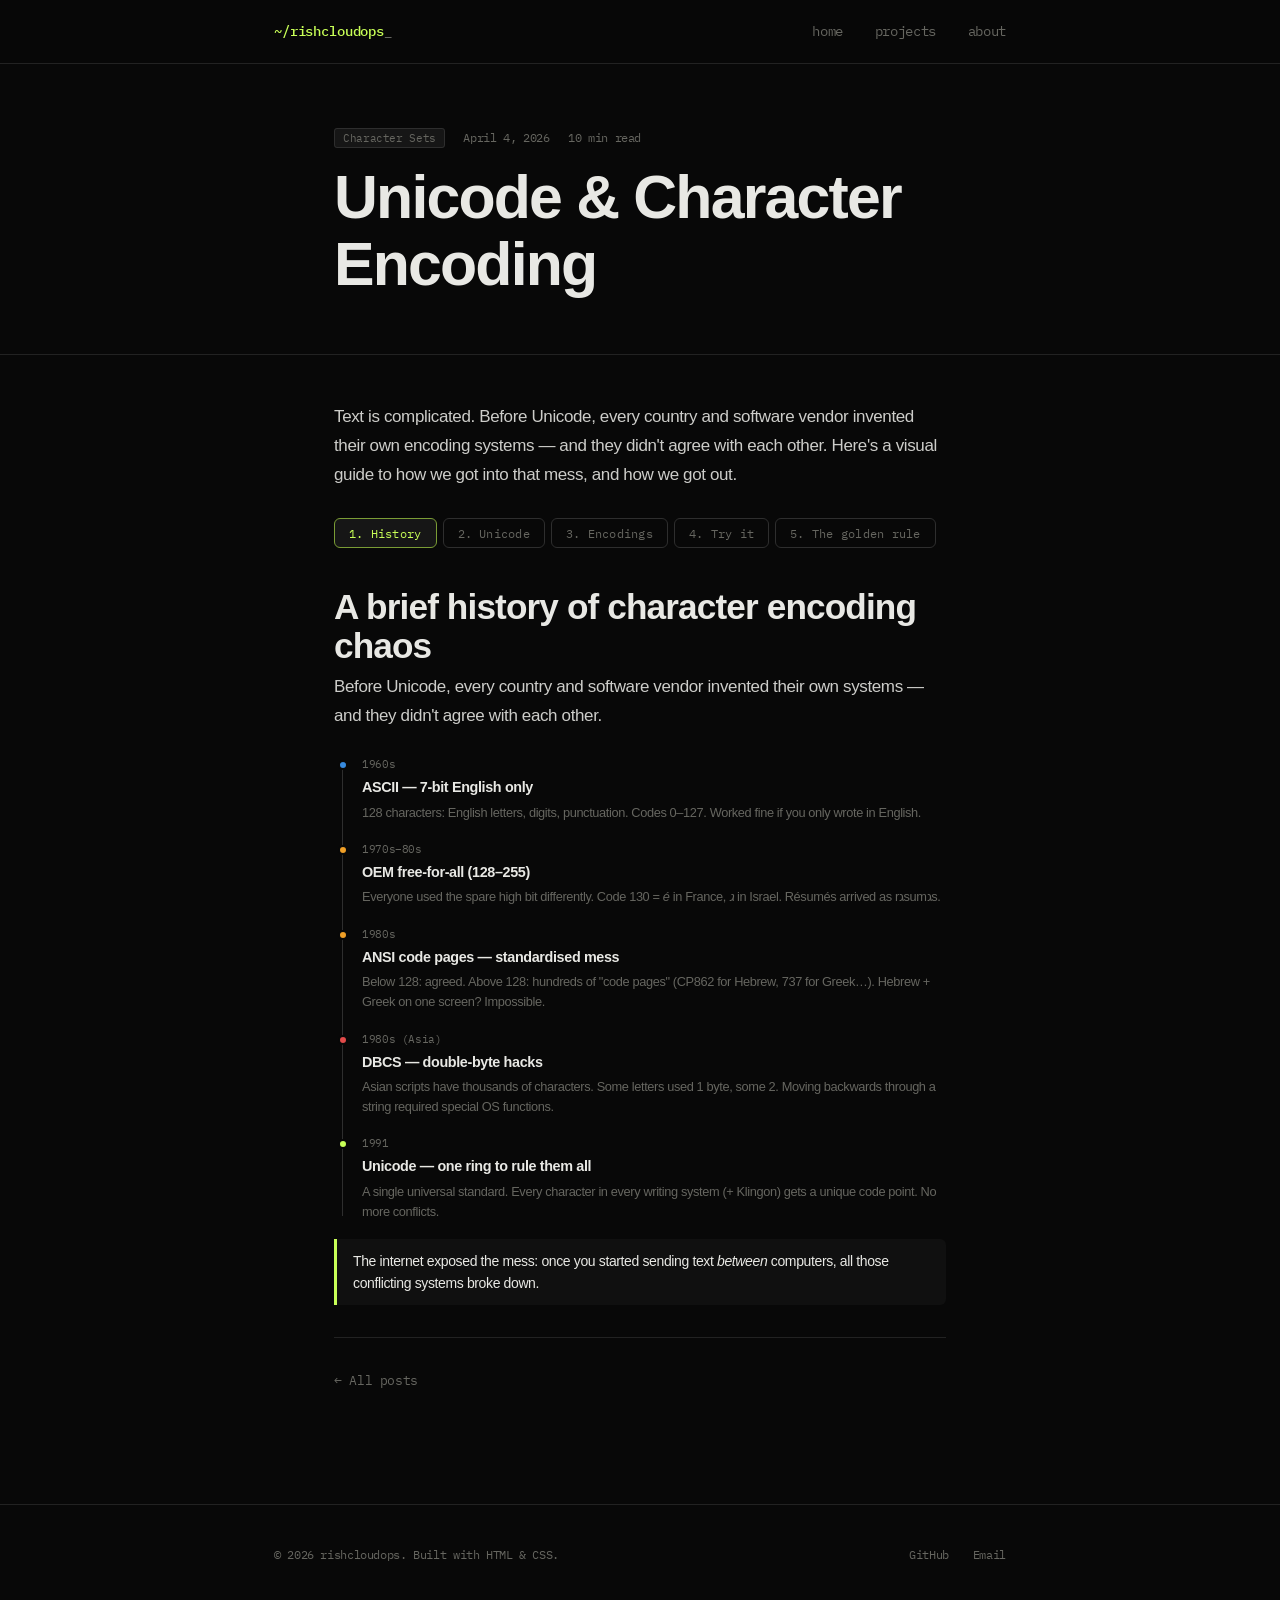
<file: blog/understanding-unicode.html>
<!DOCTYPE html>
<html lang="en">
<head>
  <meta charset="UTF-8">
  <meta name="viewport" content="width=device-width, initial-scale=1.0">
  <title>Unicode & Character Encoding — rishcloudops</title>
  <meta name="description" content="A visual guide to why text is more complicated than it looks — from ASCII chaos to UTF-8.">
  <link rel="stylesheet" href="../style.css">
  <style>
    /* ── Unicode post additional styles (theme-aware) ── */
    .post-tabs {
      display: flex;
      gap: 6px;
      flex-wrap: wrap;
      margin-bottom: 2rem;
    }
    .post-tab {
      padding: 6px 14px;
      border-radius: var(--radius);
      border: 1px solid var(--border2);
      background: transparent;
      color: var(--muted);
      font-size: .78rem;
      cursor: pointer;
      font-family: var(--font-mono);
      letter-spacing: .02em;
      transition: background .15s, color .15s, border-color .15s;
    }
    .post-tab:hover { background: var(--bg2); color: var(--text); }
    .post-tab.active {
      background: var(--bg3);
      color: var(--accent);
      border-color: var(--accent-dim);
    }
    .u-panel { display: none; }
    .u-panel.active { display: block; }

    .u-card {
      border: 1px solid var(--border);
      border-radius: var(--radius);
      padding: 1rem 1.25rem;
      margin-bottom: .75rem;
      background: var(--bg2);
    }
    .u-card-title {
      font-size: .875rem;
      font-weight: 600;
      color: var(--text);
      margin-bottom: 4px;
    }
    .u-card-body {
      font-size: .82rem;
      color: var(--muted);
      line-height: 1.65;
    }
    .u-card-body code {
      font-family: var(--font-mono);
      background: var(--bg3);
      padding: 2px 5px;
      border-radius: 3px;
      font-size: .75rem;
      color: var(--accent);
    }

    /* timeline */
    .u-timeline { position: relative; padding-left: 28px; }
    .u-timeline::before {
      content: '';
      position: absolute;
      left: 8px; top: 6px; bottom: 6px;
      width: 1px;
      background: var(--border2);
    }
    .t-item { position: relative; margin-bottom: 1.1rem; }
    .t-dot {
      position: absolute; left: -24px; top: 5px;
      width: 10px; height: 10px; border-radius: 50%;
      border: 2px solid var(--bg);
    }
    .dot-blue   { background: #378add; }
    .dot-amber  { background: #ef9f27; }
    .dot-red    { background: #e24b4a; }
    .dot-green  { background: var(--accent); }
    .t-year  { font-family: var(--font-mono); font-size: .7rem; color: var(--muted); margin-bottom: 1px; }
    .t-label { font-size: .9rem; font-weight: 600; color: var(--text); }
    .t-desc  { font-size: .8rem; color: var(--muted); line-height: 1.55; margin-top: 3px; }

    /* encoding table */
    .enc-table { width: 100%; border-collapse: collapse; font-size: .78rem; margin-top: .5rem; }
    .enc-table th {
      text-align: left;
      font-weight: 500;
      font-size: .72rem;
      font-family: var(--font-mono);
      letter-spacing: .06em;
      text-transform: uppercase;
      color: var(--muted);
      padding: 7px 8px;
      border-bottom: 1px solid var(--border);
    }
    .enc-table td {
      padding: 8px 8px;
      border-bottom: 1px solid var(--border);
      color: var(--text);
      vertical-align: top;
      line-height: 1.5;
    }
    .enc-table td:nth-child(2) { color: var(--muted); font-size: .75rem; }
    .enc-table tr:last-child td { border-bottom: none; }

    /* badges */
    .ubadge {
      display: inline-block;
      font-size: .68rem;
      font-family: var(--font-mono);
      padding: 2px 8px;
      border-radius: 999px;
      margin-right: 4px;
      border: 1px solid transparent;
    }
    .ubadge-green { background: rgba(200,255,87,.12); color: var(--accent); border-color: var(--accent-dim); }
    .ubadge-blue  { background: rgba(55,138,221,.12); color: #7dc4f8; border-color: rgba(55,138,221,.35); }
    .ubadge-amber { background: rgba(239,159,39,.12); color: #f5c26b; border-color: rgba(239,159,39,.35); }
    .ubadge-red   { background: rgba(226,75,74,.12);  color: #f08080; border-color: rgba(226,75,74,.35); }

    /* demo box */
    .demo-box {
      border: 1px solid var(--border2);
      border-radius: var(--radius);
      padding: .85rem 1rem;
      margin-bottom: .6rem;
      background: var(--bg2);
    }
    .demo-label {
      font-size: .68rem;
      font-family: var(--font-mono);
      font-weight: 500;
      color: var(--muted);
      text-transform: uppercase;
      letter-spacing: .08em;
      margin-bottom: .45rem;
    }
    .byte-row { display: flex; flex-wrap: wrap; gap: 4px; margin-top: .35rem; }
    .ubyte {
      font-family: var(--font-mono);
      font-size: .72rem;
      padding: 2px 7px;
      border-radius: 4px;
      border: 1px solid var(--border);
    }
    .ubyte-hot  { background: rgba(239,159,39,.13); color: #f5c26b; border-color: rgba(239,159,39,.4); }
    .ubyte-cool { background: rgba(55,138,221,.12); color: #7dc4f8; border-color: rgba(55,138,221,.35); }
    .ubyte-gray { background: var(--bg3); color: var(--muted); }

    /* key insight */
    .key-insight {
      border-left: 3px solid var(--accent);
      padding: .65rem 1rem;
      border-radius: 0 var(--radius) var(--radius) 0;
      background: var(--bg2);
      margin: .85rem 0;
      font-size: .875rem;
      color: var(--text);
      line-height: 1.6;
    }
    .key-insight.danger { border-color: var(--danger); }

    /* char input */
    #char-input {
      padding: 7px 12px;
      font-size: .9rem;
      border-radius: var(--radius);
      border: 1px solid var(--border2);
      background: var(--bg2);
      color: var(--text);
      width: 100%;
      margin-bottom: .85rem;
      font-family: var(--font-body);
      outline: none;
      transition: border-color .2s;
    }
    #char-input:focus { border-color: var(--accent-dim); }
    #char-input::placeholder { color: var(--muted); }
  </style>
</head>
<body>

<!-- NAV -->
<nav>
  <div class="container">
    <a href="../index.html" class="nav-logo">~/rishcloudops<span>_</span></a>
    <div class="nav-links">
      <a href="../index.html">home</a>
      <a href="../projects.html">projects</a>
      <a href="../about.html">about</a>
    </div>
  </div>
</nav>

<!-- POST HERO -->
<div class="post-hero">
  <div class="container post-content">
    <div class="post-date">
      <span class="post-tag">Character Sets</span>
      <span class="post-date" style="margin-left:.75rem;">April 4, 2026</span>
      <span style="font-family:var(--font-mono);font-size:.75rem;color:var(--muted);margin-left:.75rem;">10 min read</span>
    </div>
    <h1>Unicode &amp; Character Encoding</h1>
  </div>
</div>

<!-- POST BODY -->
<div class="post-body">
  <div class="container post-content">

    <p>Text is complicated. Before Unicode, every country and software vendor invented their own encoding systems — and they didn't agree with each other. Here's a visual guide to how we got into that mess, and how we got out.</p>

    <!-- TABS -->
    <div class="post-tabs" style="margin-top:1.75rem;">
      <button class="post-tab active" onclick="show('history')">1. History</button>
      <button class="post-tab" onclick="show('unicode')">2. Unicode</button>
      <button class="post-tab" onclick="show('encodings')">3. Encodings</button>
      <button class="post-tab" onclick="show('demo')">4. Try it</button>
      <button class="post-tab" onclick="show('rule')">5. The golden rule</button>
    </div>

    <!-- HISTORY -->
    <div class="u-panel active" id="panel-history">
      <h2 style="margin-bottom:.5rem;">A brief history of character encoding chaos</h2>
      <p style="margin-bottom:1.5rem;">Before Unicode, every country and software vendor invented their own systems — and they didn't agree with each other.</p>
      <div class="u-timeline">
        <div class="t-item">
          <div class="t-dot dot-blue"></div>
          <div class="t-year">1960s</div>
          <div class="t-label">ASCII — 7-bit English only</div>
          <div class="t-desc">128 characters: English letters, digits, punctuation. Codes 0–127. Worked fine if you only wrote in English.</div>
        </div>
        <div class="t-item">
          <div class="t-dot dot-amber"></div>
          <div class="t-year">1970s–80s</div>
          <div class="t-label">OEM free-for-all (128–255)</div>
          <div class="t-desc">Everyone used the spare high bit differently. Code 130 = <em>é</em> in France, <em>ג</em> in Israel. Résumés arrived as rגsumגs.</div>
        </div>
        <div class="t-item">
          <div class="t-dot dot-amber"></div>
          <div class="t-year">1980s</div>
          <div class="t-label">ANSI code pages — standardised mess</div>
          <div class="t-desc">Below 128: agreed. Above 128: hundreds of "code pages" (CP862 for Hebrew, 737 for Greek…). Hebrew + Greek on one screen? Impossible.</div>
        </div>
        <div class="t-item">
          <div class="t-dot dot-red"></div>
          <div class="t-year">1980s (Asia)</div>
          <div class="t-label">DBCS — double-byte hacks</div>
          <div class="t-desc">Asian scripts have thousands of characters. Some letters used 1 byte, some 2. Moving backwards through a string required special OS functions.</div>
        </div>
        <div class="t-item">
          <div class="t-dot dot-green"></div>
          <div class="t-year">1991</div>
          <div class="t-label">Unicode — one ring to rule them all</div>
          <div class="t-desc">A single universal standard. Every character in every writing system (+ Klingon) gets a unique code point. No more conflicts.</div>
        </div>
      </div>
      <div class="key-insight">The internet exposed the mess: once you started sending text <em>between</em> computers, all those conflicting systems broke down.</div>
    </div>

    <!-- UNICODE -->
    <div class="u-panel" id="panel-unicode">
      <h2 style="margin-bottom:.5rem;">How Unicode thinks about characters</h2>
      <p style="margin-bottom:1.5rem;">Unicode separates two ideas that used to be mixed up: what a character <em>is</em> vs. how it's stored in memory.</p>
      <div class="u-card">
        <div class="u-card-title">Step 1 — Platonic ideal (abstract identity)</div>
        <div class="u-card-body">Every letter is an abstract concept, independent of font, style, or how it looks. <strong>A</strong> in Times New Roman = <strong>A</strong> in Arial. They're the same character.</div>
      </div>
      <div class="u-card">
        <div class="u-card-title">Step 2 — Code point (a unique number)</div>
        <div class="u-card-body">
          Each abstract character gets a unique number, written <code>U+XXXX</code>.<br><br>
          <span class="ubadge ubadge-blue">A = U+0041</span>
          <span class="ubadge ubadge-blue">é = U+00E9</span>
          <span class="ubadge ubadge-blue">ع = U+0639</span>
          <span class="ubadge ubadge-blue">😀 = U+1F600</span><br><br>
          There are over 1.1 million possible code points — far more than 65,536, so the "Unicode = 16 bits" myth is wrong.
        </div>
      </div>
      <div class="u-card">
        <div class="u-card-title">Step 3 — Encoding (how it's stored)</div>
        <div class="u-card-body">Code points are abstract. Encoding is how you write them to disk or memory as actual bytes. This is a separate decision — and there are several options.</div>
      </div>
      <div class="key-insight">
        <strong>"Hello"</strong> as code points: <code>U+0048 U+0065 U+006C U+006C U+006F</code> — five numbers. Not yet bytes. Not yet stored. Just identity.
      </div>
    </div>

    <!-- ENCODINGS -->
    <div class="u-panel" id="panel-encodings">
      <h2 style="margin-bottom:.5rem;">Unicode encodings compared</h2>
      <p style="margin-bottom:1.5rem;">Same code points, different bytes on disk. Each encoding has trade-offs.</p>
      <table class="enc-table">
        <thead>
          <tr><th>Encoding</th><th>How it works</th><th>Best for</th></tr>
        </thead>
        <tbody>
          <tr>
            <td><strong>UTF-8</strong> <span class="ubadge ubadge-green">Recommended</span></td>
            <td>1 byte for ASCII (0–127), 2–4 bytes for everything else</td>
            <td>Web, files, APIs. ASCII-compatible — English text looks identical to ASCII.</td>
          </tr>
          <tr>
            <td><strong>UTF-16</strong></td>
            <td>2 bytes for most chars, 4 for rare ones. Needs byte-order mark (BOM)</td>
            <td>Windows internals, Java, JavaScript strings</td>
          </tr>
          <tr>
            <td><strong>UTF-32 / UCS-4</strong></td>
            <td>Always 4 bytes per character — fixed width</td>
            <td>Internal processing where random access matters. Very space-inefficient.</td>
          </tr>
          <tr>
            <td><strong>UCS-2</strong></td>
            <td>Always 2 bytes, max 65,536 chars. Can't represent rare characters.</td>
            <td>Legacy Windows, older COM/VB programs</td>
          </tr>
          <tr>
            <td><strong>Latin-1 / ISO-8859-1</strong> <span class="ubadge ubadge-red">Limited</span></td>
            <td>1 byte, 256 characters. Western European only.</td>
            <td>Legacy Western European documents. Russian? Chinese? → ???</td>
          </tr>
        </tbody>
      </table>
      <div class="key-insight" style="margin-top:1rem;">
        UTF-8 storing <strong>"Hello"</strong>: <code>48 65 6C 6C 6F</code> — identical to ASCII. Americans won't even notice the difference.
      </div>
      <div class="demo-box" style="margin-top:.75rem">
        <div class="demo-label">Byte order mark problem (UTF-16)</div>
        <div style="font-size:.78rem;color:var(--muted);line-height:1.55;">
          "H" in big-endian UTF-16: <span class="ubadge ubadge-blue">00 48</span> &nbsp;&nbsp; "H" in little-endian UTF-16: <span class="ubadge ubadge-amber">48 00</span><br>
          Both are valid! A byte order mark <code>FE FF</code> at the start tells the reader which byte order to use.
        </div>
      </div>
    </div>

    <!-- DEMO -->
    <div class="u-panel" id="panel-demo">
      <h2 style="margin-bottom:.5rem;">See the bytes yourself</h2>
      <p style="margin-bottom:1.25rem;">Type a character or word and see how it's encoded in different systems.</p>
      <input id="char-input" type="text" value="Hello" oninput="runDemo()" maxlength="20" placeholder="Type something…">
      <div id="demo-output"></div>
    </div>

    <!-- GOLDEN RULE -->
    <div class="u-panel" id="panel-rule">
      <h2 style="margin-bottom:.5rem;">The single most important rule</h2>
      <p style="margin-bottom:1.25rem;">After all the history and encoding details, this is the one thing that matters.</p>
      <div class="key-insight danger" style="font-size:.95rem;font-weight:600;">
        A string without a known encoding is meaningless. There is no such thing as "plain text."
      </div>
      <div class="u-card" style="margin-top:.75rem">
        <div class="u-card-title">Why this breaks websites</div>
        <div class="u-card-body">If a browser doesn't know the encoding of a page, it guesses based on byte frequency patterns. Sometimes it guesses wrong — a Bulgarian page shows up as Korean. The user sees gibberish.</div>
      </div>
      <div class="u-card">
        <div class="u-card-title">The fix for HTML</div>
        <div class="u-card-body">
          Put this as the very first tag inside <code>&lt;head&gt;</code>:<br><br>
          <code style="display:inline-block;padding:4px 10px;">&lt;meta charset="UTF-8"&gt;</code><br><br>
          Or the server sends: <code>Content-Type: text/html; charset=utf-8</code>
        </div>
      </div>
      <div class="u-card">
        <div class="u-card-title">The fix for email</div>
        <div class="u-card-body">
          Email headers must declare: <code>Content-Type: text/plain; charset="UTF-8"</code><br>
          Without this, your accented characters may arrive as <strong>????</strong>.
        </div>
      </div>
      <div class="u-card">
        <div class="u-card-title">Practical advice for developers</div>
        <div class="u-card-body">
          <span class="ubadge ubadge-green">Always use UTF-8</span> for new projects — files, databases, APIs, HTML.<br><br>
          <span class="ubadge ubadge-amber">When reading</span> old data, find out its encoding before touching it.<br><br>
          <span class="ubadge ubadge-red">Never assume</span> that text is ASCII or that "it looks fine on my machine."
        </div>
      </div>
    </div>

    <div class="post-nav">
      <a href="../index.html">← All posts</a>
    </div>

  </div>
</div>

<!-- FOOTER -->
<footer>
  <div class="container">
    <div class="footer-inner">
      <span class="footer-copy">© 2026 rishcloudops. Built with HTML &amp; CSS.</span>
      <div class="footer-links">
        <a href="https://github.com/rikkhanna" target="_blank">GitHub</a>
        <a href="mailto:riishabh.khanna@gmail.com">Email</a>
      </div>
    </div>
  </div>
</footer>

<script>
function show(id) {
  document.querySelectorAll('.u-panel').forEach(p => p.classList.remove('active'));
  document.querySelectorAll('.post-tab').forEach(t => t.classList.remove('active'));
  document.getElementById('panel-' + id).classList.add('active');
  const tabs = ['history', 'unicode', 'encodings', 'demo', 'rule'];
  document.querySelectorAll('.post-tab')[tabs.indexOf(id)].classList.add('active');
  if (id === 'demo') runDemo();
}

function toHex(n) { return n.toString(16).toUpperCase().padStart(2, '0'); }

function encodeUTF8(str) {
  const bytes = [];
  for (const cp of [...str].map(c => c.codePointAt(0))) {
    if (cp < 0x80) { bytes.push(toHex(cp)); }
    else if (cp < 0x800) { bytes.push(toHex(0xC0 | (cp >> 6)), toHex(0x80 | (cp & 0x3F))); }
    else if (cp < 0x10000) { bytes.push(toHex(0xE0 | (cp >> 12)), toHex(0x80 | ((cp >> 6) & 0x3F)), toHex(0x80 | (cp & 0x3F))); }
    else { bytes.push(toHex(0xF0 | (cp >> 18)), toHex(0x80 | ((cp >> 12) & 0x3F)), toHex(0x80 | ((cp >> 6) & 0x3F)), toHex(0x80 | (cp & 0x3F))); }
  }
  return bytes;
}

function encodeUTF16BE(str) {
  const bytes = [];
  for (const c of str) {
    const cp = c.codePointAt(0);
    if (cp < 0x10000) { bytes.push(toHex(cp >> 8), toHex(cp & 0xFF)); }
    else { const s = cp - 0x10000; const h = 0xD800 + (s >> 10); const l = 0xDC00 + (s & 0x3FF); bytes.push(toHex(h >> 8), toHex(h & 0xFF), toHex(l >> 8), toHex(l & 0xFF)); }
  }
  return bytes;
}

function encodeUCS2(str) {
  return [...str].map(c => { const cp = c.codePointAt(0); return cp > 0xFFFF ? ['??', '??'] : [toHex(cp >> 8), toHex(cp & 0xFF)]; }).flat();
}

function codePoints(str) {
  return [...str].map(c => 'U+' + c.codePointAt(0).toString(16).toUpperCase().padStart(4, '0'));
}

function renderBytes(bytes, cls) {
  return bytes.map(b => `<span class="ubyte ${cls}">${b}</span>`).join('');
}

function runDemo() {
  const str = document.getElementById('char-input').value || 'A';
  const allAscii = [...str].every(c => c.codePointAt(0) < 128);
  const hasSupp = [...str].some(c => c.codePointAt(0) > 0xFFFF);
  const utf8 = encodeUTF8(str);
  const utf16 = encodeUTF16BE(str);
  const ucs2 = encodeUCS2(str);
  const cps = codePoints(str);

  document.getElementById('demo-output').innerHTML = `
    <div class="demo-box">
      <div class="demo-label">Unicode code points</div>
      <div class="byte-row">${cps.map(c => `<span class="ubyte ubyte-cool">${c}</span>`).join('')}</div>
    </div>
    <div class="demo-box">
      <div class="demo-label">UTF-8 bytes (${utf8.length} byte${utf8.length !== 1 ? 's' : ''})</div>
      <div class="byte-row">${renderBytes(utf8, allAscii ? 'ubyte-gray' : 'ubyte-hot')}</div>
      <div style="font-size:.72rem;color:var(--muted);margin-top:5px">${allAscii ? 'Identical to ASCII — no overhead for English text' : 'Multi-byte sequences needed for non-ASCII characters'}</div>
    </div>
    <div class="demo-box">
      <div class="demo-label">UTF-16 BE bytes (${utf16.length} bytes)</div>
      <div class="byte-row">${renderBytes(utf16, 'ubyte-cool')}</div>
      <div style="font-size:.72rem;color:var(--muted);margin-top:5px">Always at least 2 bytes per character. Note the leading 00s for ASCII — "wasted" space that frustrated early programmers.</div>
    </div>
    <div class="demo-box">
      <div class="demo-label">UCS-2 (legacy 16-bit)</div>
      <div class="byte-row">${renderBytes(ucs2, 'ubyte-gray')}</div>
      ${hasSupp ? '<div style="font-size:.72rem;color:var(--danger);margin-top:5px">⚠ Some characters exceed 16 bits and cannot be represented in UCS-2 — shown as ??</div>' : ''}
    </div>
  `;
}
runDemo();
</script>

</body>
</html>
</file>
<file: style.css>
@import url('https://fonts.googleapis.com/css2?family=IBM+Plex+Mono:wght@400;500&display=swap');

:root {
  --bg:        #080808;
  --bg2:       #101010;
  --bg3:       #161616;
  --border:    #222222;
  --border2:   #2e2e2e;
  --text:      #e8e8e4;
  --muted:     #666660;
  --subtle:    #333330;
  --accent:    #c8ff57;
  --accent-dim:#7a9c35;
  --danger:    #ff5f5f;
  --radius:    6px;
  --font-head: -apple-system, BlinkMacSystemFont, 'SF Pro Display', 'Helvetica Neue', Arial, sans-serif;
  --font-body: -apple-system, BlinkMacSystemFont, 'SF Pro Text', 'Helvetica Neue', Arial, sans-serif;
  --font-mono: 'IBM Plex Mono', ui-monospace, 'SF Mono', monospace;
  --max:       780px;
  --nav-h:     64px;
}

*, *::before, *::after { box-sizing: border-box; margin: 0; padding: 0; }

html { scroll-behavior: smooth; }

body {
  background: var(--bg);
  color: var(--text);
  font-family: var(--font-body);
  font-size: 17px;
  line-height: 1.7;
  font-weight: 400;
  letter-spacing: -0.022em;
  -webkit-font-smoothing: antialiased;
  min-height: 100vh;
}

/* ── Noise overlay ── */
/* body::before {
  content: '';
  position: fixed;
  inset: 0;
  background-image: url("data:image/svg+xml,%3Csvg viewBox='0 0 256 256' xmlns='http://www.w3.org/2000/svg'%3E%3Cfilter id='n'%3E%3CfeTurbulence type='fractalNoise' baseFrequency='0.9' numOctaves='4' stitchTiles='stitch'/%3E%3C/filter%3E%3Crect width='100%25' height='100%25' filter='url(%23n)' opacity='0.03'/%3E%3C/svg%3E");
  pointer-events: none;
  z-index: 999;
  opacity: .5;
} */

/* ── Typography ── */
h1, h2, h3, h4 { font-family: var(--font-head); line-height: 1.1; }
h1 { font-size: clamp(2.4rem, 6vw, 3.8rem); font-weight: 700; letter-spacing: -0.03em; }
h2 { font-size: clamp(1.5rem, 4vw, 2.2rem); font-weight: 600; letter-spacing: -0.025em; }
h3 { font-size: 1.1rem; font-weight: 600; letter-spacing: -0.018em; }
p  { color: var(--text); opacity: .85; }
a  { color: inherit; text-decoration: none; }
code, pre { font-family: var(--font-mono); font-size: .875em; }

/* ── Layout ── */
.container { max-width: var(--max); margin: 0 auto; padding: 0 1.5rem; }
.section    { padding: 5rem 0; }
.section + .section { border-top: 1px solid var(--border); }

/* ── Nav ── */
nav {
  position: fixed; top: 0; left: 0; right: 0; z-index: 100;
  height: var(--nav-h);
  background: rgba(8,8,8,.85);
  backdrop-filter: blur(12px);
  border-bottom: 1px solid var(--border);
  display: flex; align-items: center;
}
nav .container { display: flex; align-items: center; justify-content: space-between; width: 100%; }
.nav-logo {
  font-family: var(--font-mono);
  font-size: .9rem;
  font-weight: 500;
  color: var(--accent);
  letter-spacing: -.01em;
}
.nav-logo span { color: var(--muted); }
.nav-links { display: flex; gap: 2rem; align-items: center; }
.nav-links a {
  font-size: .875rem;
  color: var(--muted);
  font-family: var(--font-mono);
  transition: color .2s;
  position: relative;
}
.nav-links a:hover, .nav-links a.active { color: var(--text); }
.nav-links a.active::after {
  content: '';
  position: absolute; bottom: -4px; left: 0; right: 0; height: 1px;
  background: var(--accent);
}

/* ── Hero ── */
.hero {
  padding-top: calc(var(--nav-h) + 5rem);
  padding-bottom: 5rem;
  position: relative;
  overflow: hidden;
}
.hero-tag {
  font-family: var(--font-mono);
  font-size: .78rem;
  color: var(--accent);
  letter-spacing: .12em;
  text-transform: uppercase;
  margin-bottom: 1.25rem;
  display: flex; align-items: center; gap: .5rem;
}
.hero-tag::before {
  content: '';
  display: inline-block; width: 20px; height: 1px;
  background: var(--accent);
}
.hero h1 { margin-bottom: 1.25rem; }
.hero h1 em { font-style: normal; color: var(--accent); }
.hero-sub {
  font-size: 1.1rem;
  color: var(--muted);
  max-width: 520px;
  line-height: 1.65;
  margin-bottom: 2.5rem;
}
.hero-cta { display: flex; gap: 1rem; flex-wrap: wrap; align-items: center; }
.btn {
  display: inline-flex; align-items: center; gap: .5rem;
  padding: .7rem 1.4rem;
  font-family: var(--font-mono); font-size: .82rem; font-weight: 500;
  border-radius: var(--radius);
  transition: all .2s;
  cursor: pointer;
  border: none;
}
.btn-accent {
  background: var(--accent); color: #080808;
}
.btn-accent:hover { background: #d8ff77; transform: translateY(-1px); }
.btn-ghost {
  background: transparent; color: var(--muted);
  border: 1px solid var(--border2);
}
.btn-ghost:hover { color: var(--text); border-color: var(--muted); }

/* Decorative grid lines */
.hero::after {
  content: '';
  position: absolute; top: 0; right: -100px; bottom: 0; width: 500px;
  background: repeating-linear-gradient(
    90deg,
    transparent, transparent 59px,
    var(--border) 59px, var(--border) 60px
  ),
  repeating-linear-gradient(
    180deg,
    transparent, transparent 59px,
    var(--border) 59px, var(--border) 60px
  );
  opacity: .35;
  mask-image: linear-gradient(to left, rgba(0,0,0,.6), transparent 80%);
  pointer-events: none;
}

/* ── Label/tag ── */
.label {
  font-family: var(--font-mono);
  font-size: .72rem;
  letter-spacing: .1em;
  text-transform: uppercase;
  color: var(--muted);
}
.section-header { margin-bottom: 3rem; }
.section-header .label { margin-bottom: .75rem; }
.section-header h2 { letter-spacing: -.025em; }

/* ── Post cards ── */
.posts-grid { display: grid; gap: 1px; background: var(--border); border: 1px solid var(--border); border-radius: var(--radius); overflow: hidden; }
.post-card {
  background: var(--bg);
  padding: 1.75rem 2rem;
  transition: background .2s;
  display: block;
}
.post-card:hover { background: var(--bg2); }
.post-card-meta {
  display: flex; align-items: center; gap: 1rem;
  margin-bottom: .75rem;
}
.post-date { font-family: var(--font-mono); font-size: .75rem; color: var(--muted); }
.post-tag {
  font-family: var(--font-mono); font-size: .7rem;
  padding: 2px 8px; border-radius: 3px;
  background: var(--bg3); border: 1px solid var(--border2);
  color: var(--muted);
}
.post-card h3 { font-size: 1.1rem; margin-bottom: .4rem; transition: color .2s; }
.post-card:hover h3 { color: var(--accent); }
.post-card p { font-size: .9rem; color: var(--muted); line-height: 1.6; }
.post-card-arrow {
  margin-top: 1rem;
  font-family: var(--font-mono); font-size: .78rem; color: var(--accent-dim);
  transition: color .2s, gap .2s;
  display: flex; align-items: center; gap: .3rem;
}
.post-card:hover .post-card-arrow { color: var(--accent); gap: .5rem; }

/* ── Project cards ── */
.projects-grid { display: grid; grid-template-columns: repeat(auto-fill, minmax(320px, 1fr)); gap: 1px; background: var(--border); border: 1px solid var(--border); border-radius: var(--radius); overflow: hidden; }
.project-card {
  background: var(--bg);
  padding: 1.75rem;
  transition: background .2s;
  display: flex; flex-direction: column;
  position: relative;
}
.project-card:hover { background: var(--bg2); }
.project-number {
  font-family: var(--font-mono); font-size: .7rem;
  color: var(--subtle);
  margin-bottom: .75rem;
}
.project-card h3 { font-size: 1rem; margin-bottom: .5rem; transition: color .2s; }
.project-card:hover h3 { color: var(--accent); }
.project-card p { font-size: .875rem; color: var(--muted); line-height: 1.6; flex: 1; margin-bottom: 1.25rem; }
.tech-stack { display: flex; flex-wrap: wrap; gap: .4rem; margin-bottom: 1.25rem; }
.tech-tag {
  font-family: var(--font-mono); font-size: .68rem;
  padding: 2px 7px; border-radius: 3px;
  border: 1px solid var(--border2);
  color: var(--accent-dim);
}
.project-links { display: flex; gap: 1rem; }
.project-links a {
  font-family: var(--font-mono); font-size: .75rem; color: var(--muted);
  display: flex; align-items: center; gap: .3rem;
  transition: color .2s;
}
.project-links a:hover { color: var(--accent); }

/* ── About ── */
.about-grid { display: grid; grid-template-columns: 1fr 2fr; gap: 4rem; align-items: start; }
.avatar-wrap {
  aspect-ratio: 1;
  background: var(--bg3);
  border: 1px solid var(--border);
  border-radius: var(--radius);
  display: flex; align-items: center; justify-content: center;
  font-size: 4rem;
  position: relative; overflow: hidden;
}
.avatar-wrap::after {
  content: '';
  position: absolute; inset: 0;
  background: linear-gradient(135deg, transparent 60%, rgba(200,255,87,.05));
}
.about-bio { display: flex; flex-direction: column; gap: 1rem; }
.about-bio p { font-size: 1rem; }
.skills-list {
  display: flex; flex-wrap: wrap; gap: .5rem;
  margin-top: .5rem;
}
.skill-pill {
  font-family: var(--font-mono); font-size: .75rem;
  padding: .3rem .75rem; border-radius: 3px;
  background: var(--bg3); border: 1px solid var(--border2);
  color: var(--text);
}

/* ── Blog post page ── */
.post-hero { padding-top: calc(var(--nav-h) + 4rem); padding-bottom: 2rem; }
.post-hero .post-date { margin-bottom: 1rem; }
.post-content { max-width: 660px; }
.post-content h1 { margin-bottom: 1.5rem; }
.post-body { padding: 3rem 0; border-top: 1px solid var(--border); }
.post-body p { margin-bottom: 1.25rem; opacity: .88; }
.post-body h2 { margin: 2.5rem 0 1rem; }
.post-body h3 { margin: 2rem 0 .75rem; color: var(--accent); }
.post-body pre {
  background: var(--bg2); border: 1px solid var(--border);
  border-radius: var(--radius); padding: 1.25rem 1.5rem;
  overflow-x: auto; margin: 1.5rem 0;
  font-size: .85rem; line-height: 1.65;
}
.post-body code:not(pre code) {
  background: var(--bg2); border: 1px solid var(--border);
  padding: 1px 6px; border-radius: 3px; color: var(--accent);
}
.post-body blockquote {
  border-left: 3px solid var(--accent);
  padding: .75rem 1.25rem; margin: 1.5rem 0;
  background: var(--bg2); border-radius: 0 var(--radius) var(--radius) 0;
  color: var(--muted);
}
.post-nav {
  border-top: 1px solid var(--border); padding-top: 2rem; margin-top: 2rem;
  display: flex; justify-content: space-between; gap: 1rem;
}
.post-nav a {
  font-family: var(--font-mono); font-size: .8rem; color: var(--muted);
  transition: color .2s;
}
.post-nav a:hover { color: var(--accent); }

/* ── Footer ── */
footer {
  border-top: 1px solid var(--border);
  padding: 2.5rem 0;
  margin-top: 4rem;
}
.footer-inner {
  display: flex; align-items: center; justify-content: space-between; flex-wrap: wrap; gap: 1rem;
}
.footer-copy { font-family: var(--font-mono); font-size: .75rem; color: var(--muted); }
.footer-links { display: flex; gap: 1.5rem; }
.footer-links a {
  font-family: var(--font-mono); font-size: .75rem; color: var(--muted);
  transition: color .2s;
}
.footer-links a:hover { color: var(--accent); }

/* ── Page header (non-hero pages) ── */
.page-header {
  padding-top: calc(var(--nav-h) + 4rem);
  padding-bottom: 3.5rem;
  border-bottom: 1px solid var(--border);
}

/* ── Fade-in animation ── */
@keyframes fadeUp {
  from { opacity: 0; transform: translateY(18px); }
  to   { opacity: 1; transform: translateY(0); }
}
.fade-in { animation: fadeUp .55s ease both; }
.fade-in:nth-child(2) { animation-delay: .1s; }
.fade-in:nth-child(3) { animation-delay: .2s; }
.fade-in:nth-child(4) { animation-delay: .3s; }

/* ── Responsive ── */
@media (max-width: 640px) {
  .about-grid { grid-template-columns: 1fr; gap: 2rem; }
  .avatar-wrap { max-width: 140px; }
  .projects-grid { grid-template-columns: 1fr; }
  .nav-links a:not(.active) { display: none; }
}
</file>
